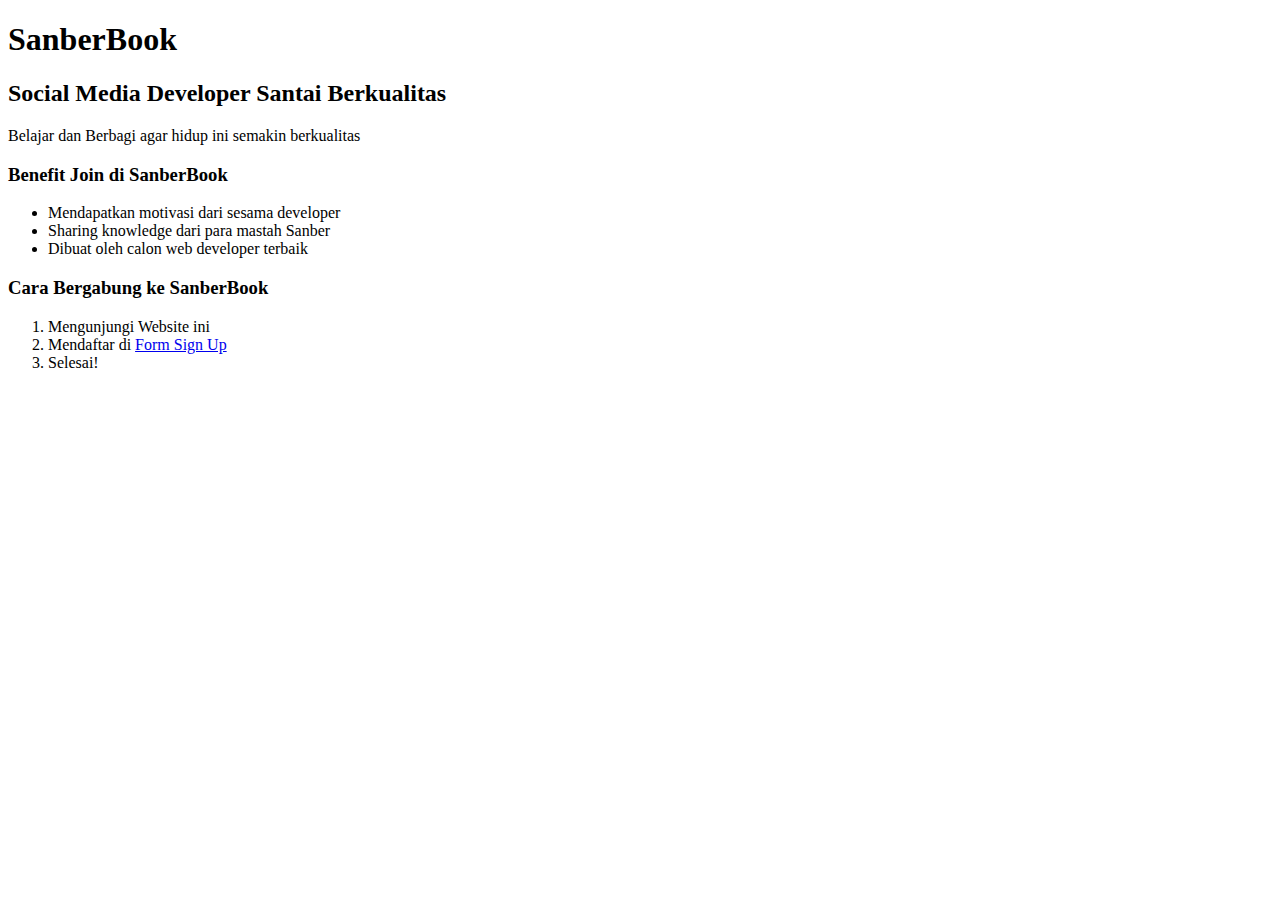
<file: Pertemuan 1/index.html>
<!DOCTYPE html>
<html lang="en">
  <head>
    <meta charset="UTF-8" />
    <meta name="viewport" content="width=device-width, initial-scale=1.0" />
    <title>Index</title>
  </head>
  <body>
    <h1>SanberBook</h1>

    <h2>Social Media Developer Santai Berkualitas</h2>
    <p>Belajar dan Berbagi agar hidup ini semakin berkualitas</p>

    <h3>Benefit Join di SanberBook</h3>
    <ul>
      <li>Mendapatkan motivasi dari sesama developer</li>
      <li>Sharing knowledge dari para mastah Sanber</li>
      <li>Dibuat oleh calon web developer terbaik</li>
    </ul>

    <h3>Cara Bergabung ke SanberBook</h3>
    <ol>
      <li>Mengunjungi Website ini</li>
      <li>Mendaftar di <a href="pages/form.html">Form Sign Up</a></li>
      <li>Selesai!</li>
    </ol>
  </body>
</html>
</file>
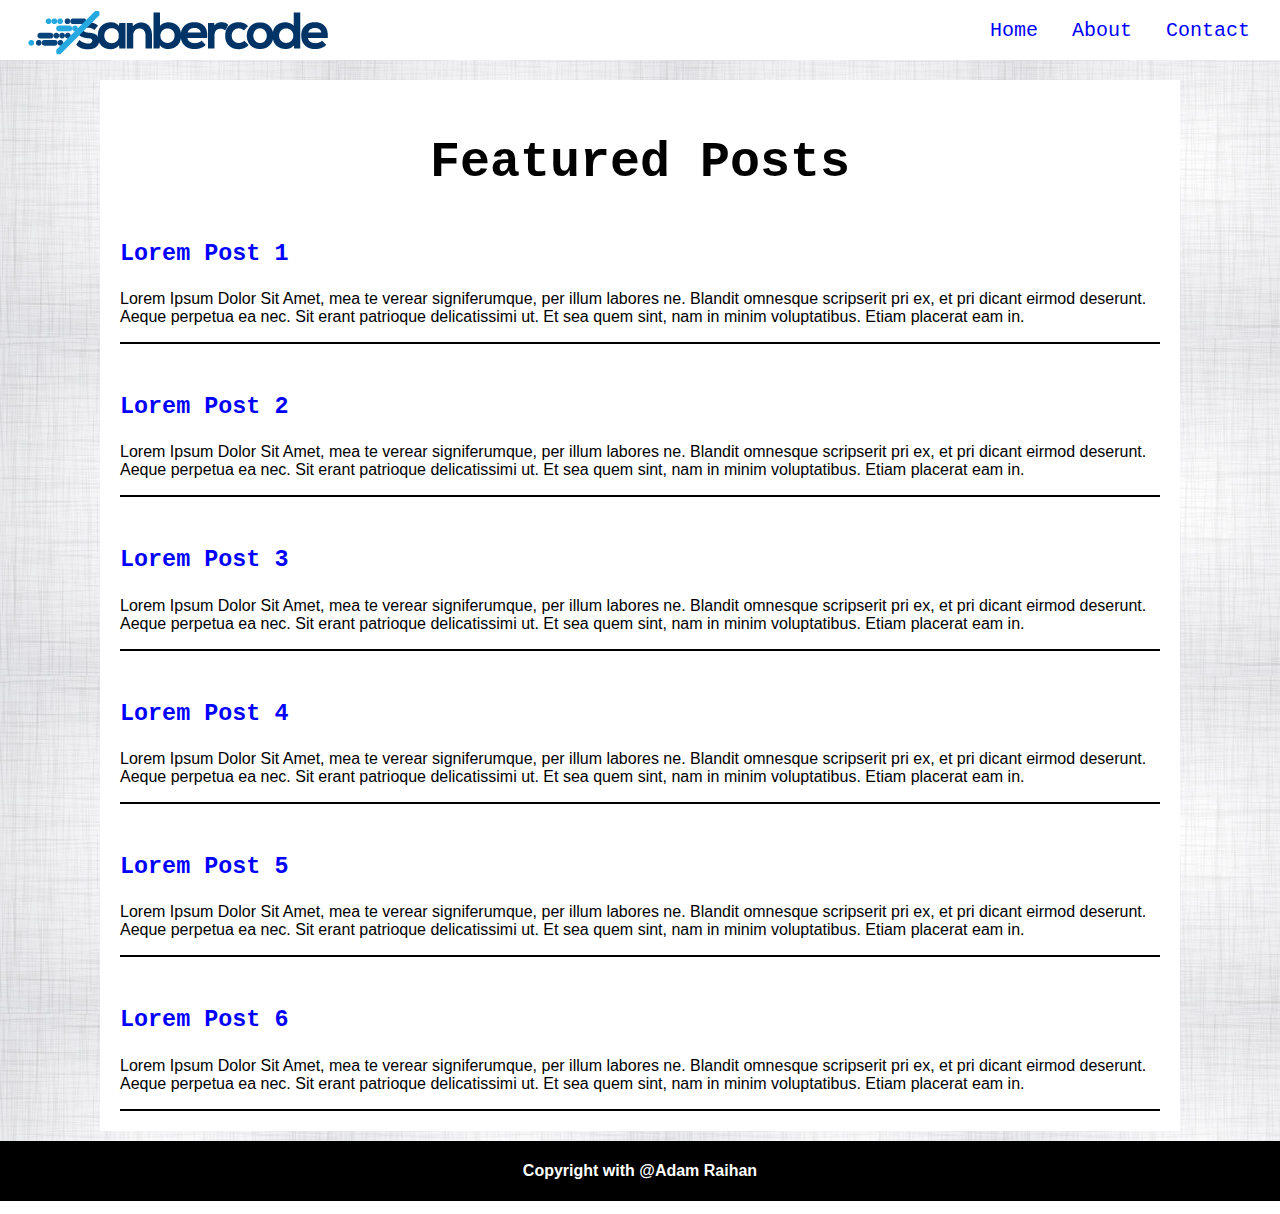
<file: Pertemuan 2/index.html>
<!DOCTYPE html>
<html lang="en">
  <head>
    <meta charset="UTF-8" />
    <meta name="viewport" content="width=device-width, initial-scale=1.0" />
    <title>Document</title>
    <link rel="stylesheet" href="css/style.css" />
  </head>
  <body>
    <header>
      <img src="image/logo.png" alt="" />
      <ul>
        <li><a href="">Home</a></li>
        <li><a href="">About</a></li>
        <li><a href="">Contact</a></li>
      </ul>
    </header>
    <main>
      <h1>Featured Posts</h1>
      <div id="article-list">
        <article>
          <a href=""><h3>Lorem Post 1</h3></a>
          <p>
            Lorem Ipsum Dolor Sit Amet, mea te verear signiferumque, per illum
            labores ne. Blandit omnesque scripserit pri ex, et pri dicant eirmod
            deserunt. Aeque perpetua ea nec. Sit erant patrioque delicatissimi
            ut. Et sea quem sint, nam in minim voluptatibus. Etiam placerat eam
            in.
          </p>
        </article>
        <article>
          <a href=""><h3>Lorem Post 2</h3></a>
          <p>
            Lorem Ipsum Dolor Sit Amet, mea te verear signiferumque, per illum
            labores ne. Blandit omnesque scripserit pri ex, et pri dicant eirmod
            deserunt. Aeque perpetua ea nec. Sit erant patrioque delicatissimi
            ut. Et sea quem sint, nam in minim voluptatibus. Etiam placerat eam
            in.
          </p>
        </article>
        <article>
          <a href=""><h3>Lorem Post 3</h3></a>
          <p>
            Lorem Ipsum Dolor Sit Amet, mea te verear signiferumque, per illum
            labores ne. Blandit omnesque scripserit pri ex, et pri dicant eirmod
            deserunt. Aeque perpetua ea nec. Sit erant patrioque delicatissimi
            ut. Et sea quem sint, nam in minim voluptatibus. Etiam placerat eam
            in.
          </p>
        </article>
        <article>
          <a href=""><h3>Lorem Post 4</h3></a>
          <p>
            Lorem Ipsum Dolor Sit Amet, mea te verear signiferumque, per illum
            labores ne. Blandit omnesque scripserit pri ex, et pri dicant eirmod
            deserunt. Aeque perpetua ea nec. Sit erant patrioque delicatissimi
            ut. Et sea quem sint, nam in minim voluptatibus. Etiam placerat eam
            in.
          </p>
        </article>
        <article>
          <a href=""><h3>Lorem Post 5</h3></a>
          <p>
            Lorem Ipsum Dolor Sit Amet, mea te verear signiferumque, per illum
            labores ne. Blandit omnesque scripserit pri ex, et pri dicant eirmod
            deserunt. Aeque perpetua ea nec. Sit erant patrioque delicatissimi
            ut. Et sea quem sint, nam in minim voluptatibus. Etiam placerat eam
            in.
          </p>
        </article>
        <article>
          <a href=""><h3>Lorem Post 6</h3></a>
          <p>
            Lorem Ipsum Dolor Sit Amet, mea te verear signiferumque, per illum
            labores ne. Blandit omnesque scripserit pri ex, et pri dicant eirmod
            deserunt. Aeque perpetua ea nec. Sit erant patrioque delicatissimi
            ut. Et sea quem sint, nam in minim voluptatibus. Etiam placerat eam
            in.
          </p>
        </article>
      </div>
    </main>
    <footer>
      <p>Copyright with @Adam Raihan</p>
    </footer>
  </body>
</html>
</file>
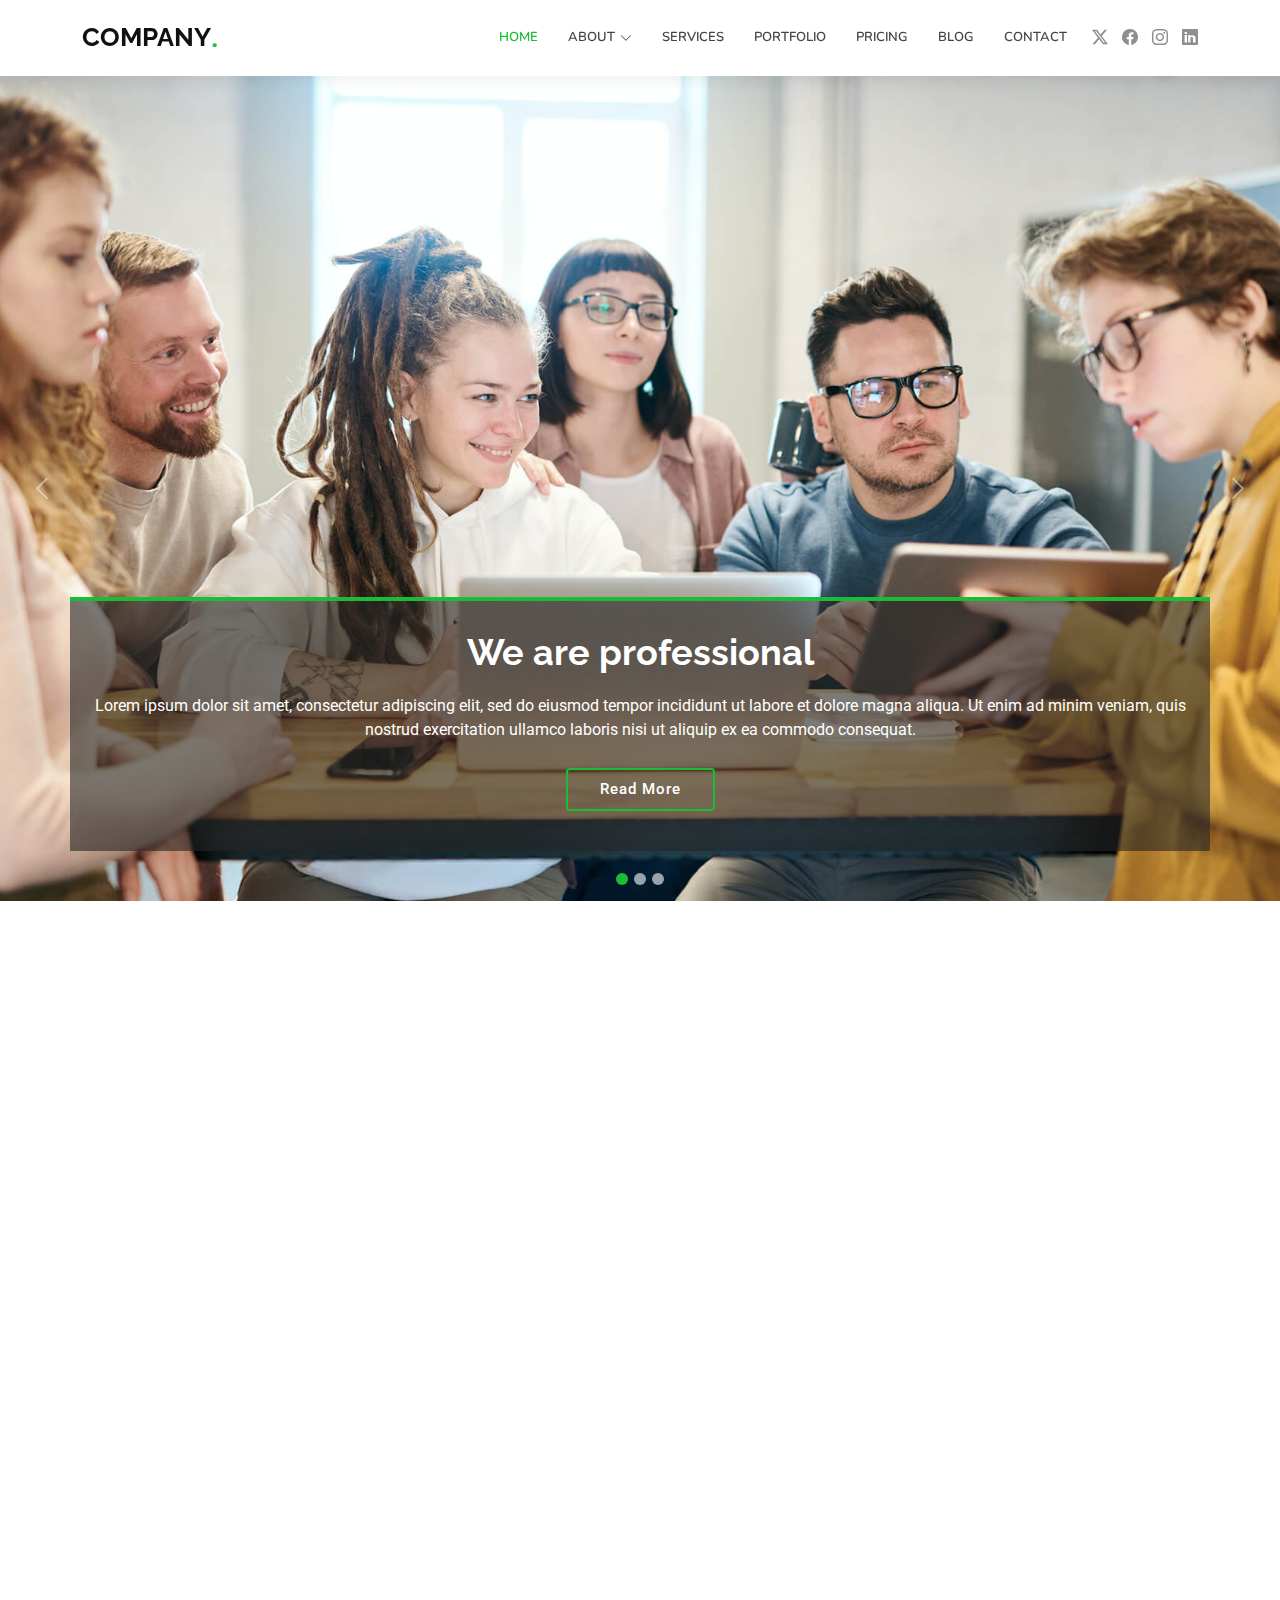
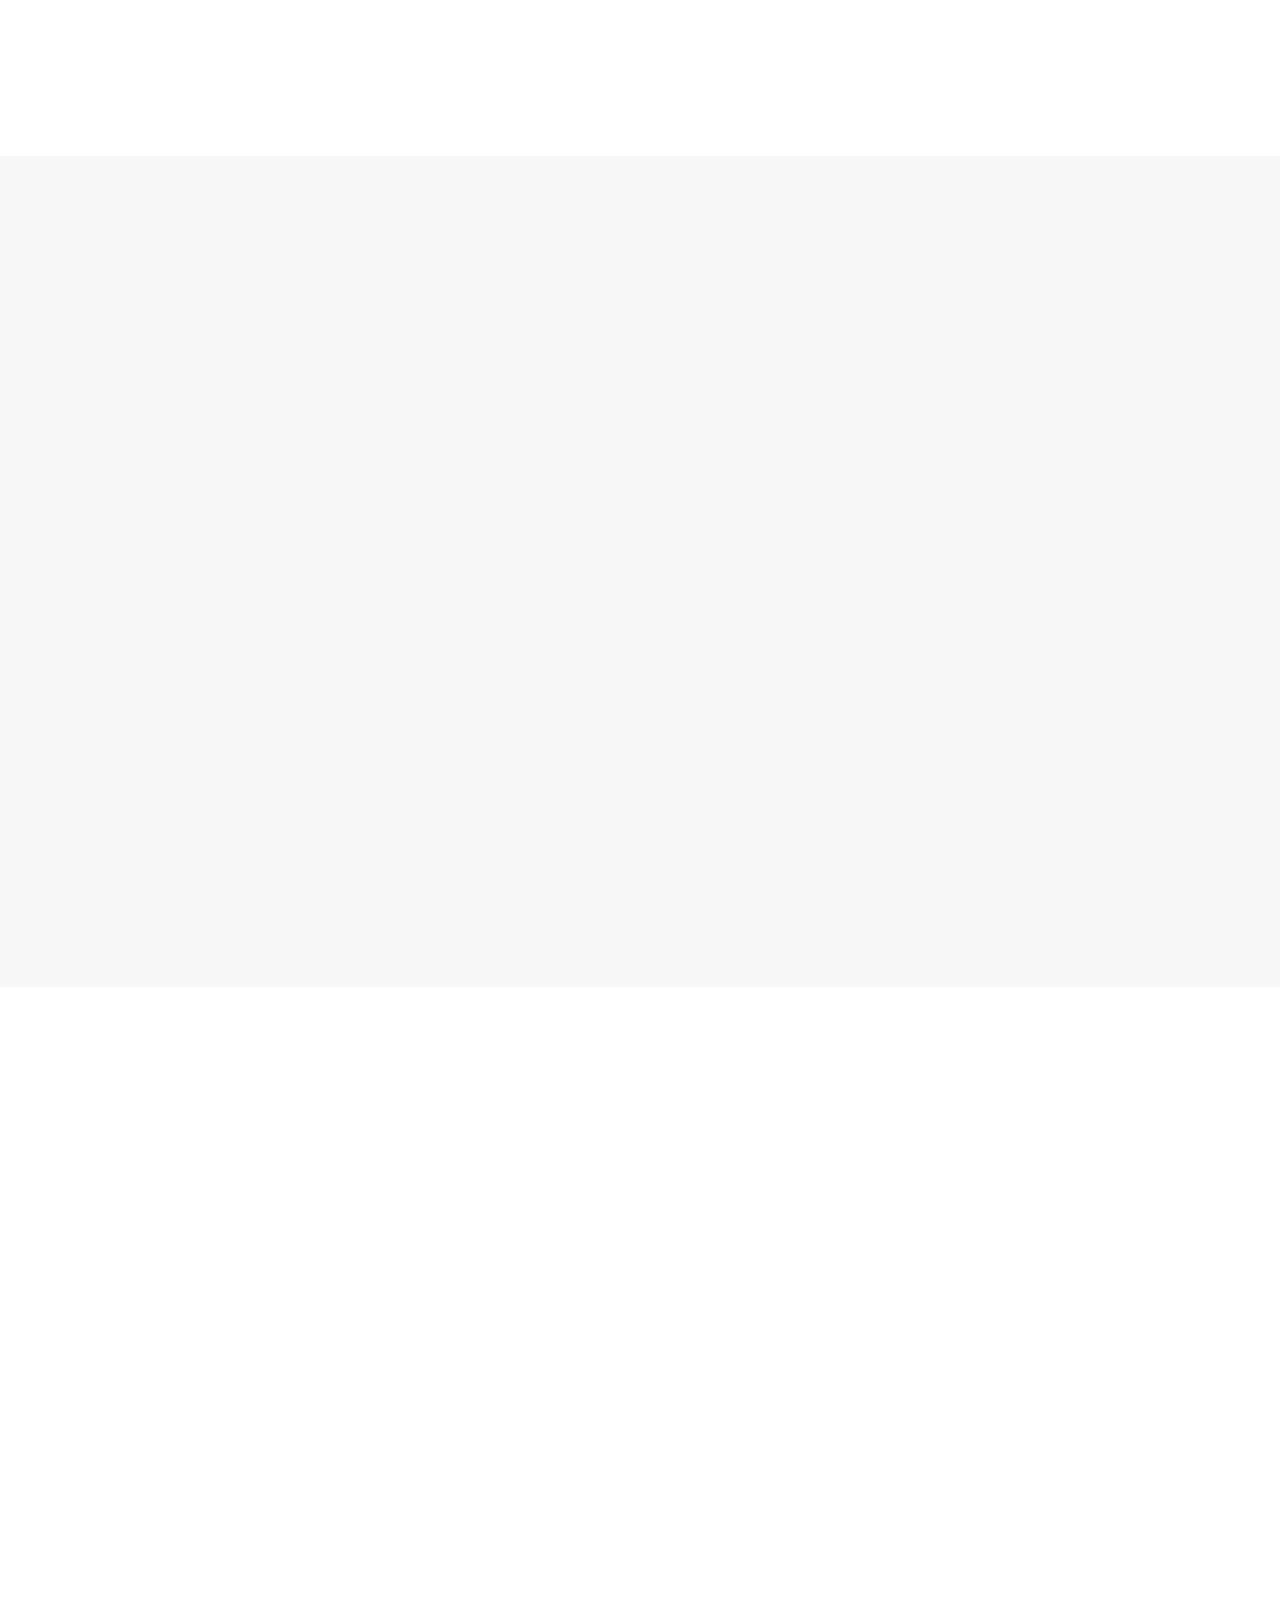
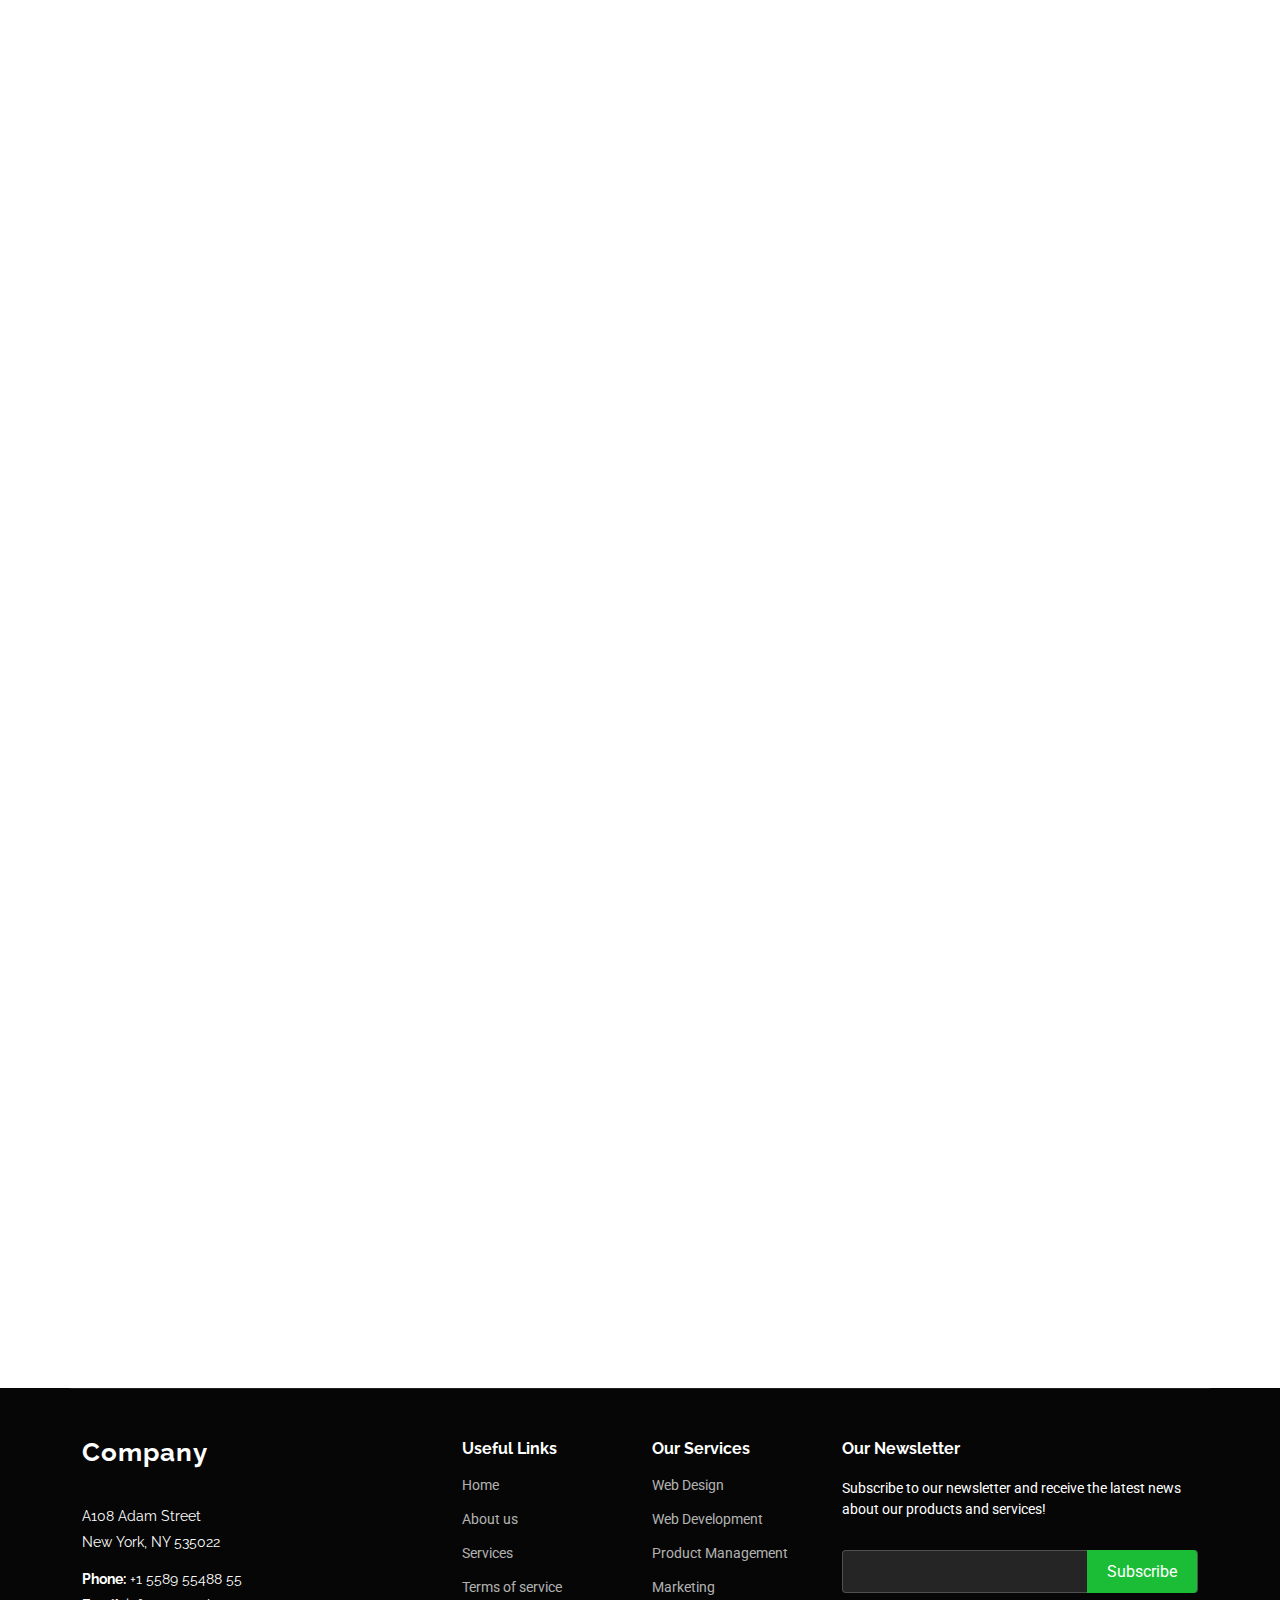
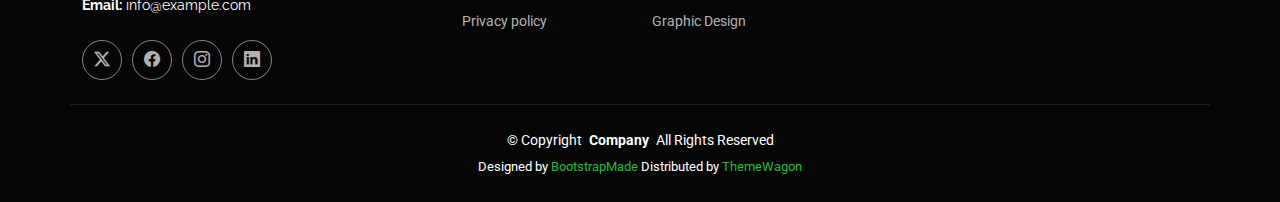
<file: reviewbook/public/template/index.html>
<!DOCTYPE html>
<html lang="en">

<head>
  <meta charset="utf-8">
  <meta content="width=device-width, initial-scale=1.0" name="viewport">
  <title>Index - Company Bootstrap Template</title>
  <meta name="description" content="">
  <meta name="keywords" content="">

  <!-- Favicons -->
  <link href="assets/img/favicon.png" rel="icon">
  <link href="assets/img/apple-touch-icon.png" rel="apple-touch-icon">

  <!-- Fonts -->
  <link href="https://fonts.googleapis.com" rel="preconnect">
  <link href="https://fonts.gstatic.com" rel="preconnect" crossorigin>
  <link href="https://fonts.googleapis.com/css2?family=Roboto:ital,wght@0,100;0,300;0,400;0,500;0,700;0,900;1,100;1,300;1,400;1,500;1,700;1,900&family=Raleway:ital,wght@0,100;0,200;0,300;0,400;0,500;0,600;0,700;0,800;0,900;1,100;1,200;1,300;1,400;1,500;1,600;1,700;1,800;1,900&family=Nunito:ital,wght@0,200;0,300;0,400;0,500;0,600;0,700;0,800;0,900;1,200;1,300;1,400;1,500;1,600;1,700;1,800;1,900&display=swap" rel="stylesheet">

  <!-- Vendor CSS Files -->
  <link href="assets/vendor/bootstrap/css/bootstrap.min.css" rel="stylesheet">
  <link href="assets/vendor/bootstrap-icons/bootstrap-icons.css" rel="stylesheet">
  <link href="assets/vendor/aos/aos.css" rel="stylesheet">
  <link href="assets/vendor/glightbox/css/glightbox.min.css" rel="stylesheet">
  <link href="assets/vendor/swiper/swiper-bundle.min.css" rel="stylesheet">

  <!-- Main CSS File -->
  <link href="assets/css/main.css" rel="stylesheet">

  <!-- =======================================================
  * Template Name: Company
  * Template URL: https://bootstrapmade.com/company-free-html-bootstrap-template/
  * Updated: Aug 07 2024 with Bootstrap v5.3.3
  * Author: BootstrapMade.com
  * License: https://bootstrapmade.com/license/
  ======================================================== -->
</head>

<body class="index-page">

  <header id="header" class="header d-flex align-items-center sticky-top">
    <div class="container position-relative d-flex align-items-center">

      <a href="index.html" class="logo d-flex align-items-center me-auto">
        <!-- Uncomment the line below if you also wish to use an image logo -->
        <!-- <img src="assets/img/logo.png" alt=""> -->
        <h1 class="sitename">Company</h1><span>.</span>
      </a>

      <nav id="navmenu" class="navmenu">
        <ul>
          <li><a href="#hero" class="active">Home</a></li>
          <li class="dropdown"><a href="about.html"><span>About</span> <i class="bi bi-chevron-down toggle-dropdown"></i></a>
            <ul>
              <li><a href="team.html">Team</a></li>
              <li><a href="testimonials.html">Testimonials</a></li>
              <li class="dropdown"><a href="#"><span>Deep Dropdown</span> <i class="bi bi-chevron-down toggle-dropdown"></i></a>
                <ul>
                  <li><a href="#">Deep Dropdown 1</a></li>
                  <li><a href="#">Deep Dropdown 2</a></li>
                  <li><a href="#">Deep Dropdown 3</a></li>
                  <li><a href="#">Deep Dropdown 4</a></li>
                  <li><a href="#">Deep Dropdown 5</a></li>
                </ul>
              </li>
            </ul>
          </li>
          <li><a href="services.html">Services</a></li>
          <li><a href="portfolio.html">Portfolio</a></li>
          <li><a href="pricing.html">Pricing</a></li>
          <li><a href="blog.html">Blog</a></li>
          <li><a href="contact.html">Contact</a></li>
        </ul>
        <i class="mobile-nav-toggle d-xl-none bi bi-list"></i>
      </nav>

      <div class="header-social-links">
        <a href="#" class="twitter"><i class="bi bi-twitter-x"></i></a>
        <a href="#" class="facebook"><i class="bi bi-facebook"></i></a>
        <a href="#" class="instagram"><i class="bi bi-instagram"></i></a>
        <a href="#" class="linkedin"><i class="bi bi-linkedin"></i></a>
      </div>

    </div>
  </header>

  <main class="main">

    <!-- Hero Section -->
    <section id="hero" class="hero section dark-background">

      <div id="hero-carousel" class="carousel slide carousel-fade" data-bs-ride="carousel" data-bs-interval="5000">

        <div class="carousel-item active">
          <img src="assets/img/hero-carousel/hero-carousel-1.jpg" alt="">
          <div class="container">
            <h2>We are professional</h2>
            <p>Lorem ipsum dolor sit amet, consectetur adipiscing elit, sed do eiusmod tempor incididunt ut labore et dolore magna aliqua. Ut enim ad minim veniam, quis nostrud exercitation ullamco laboris nisi ut aliquip ex ea commodo consequat.</p>
            <a href="about.html" class="btn-get-started">Read More</a>
          </div>
        </div><!-- End Carousel Item -->

        <div class="carousel-item">
          <img src="assets/img/hero-carousel/hero-carousel-2.jpg" alt="">
          <div class="container">
            <h2>At vero eos et accusamus</h2>
            <p>Nam libero tempore, cum soluta nobis est eligendi optio cumque nihil impedit quo minus id quod maxime placeat facere possimus, omnis voluptas assumenda est, omnis dolor repellendus. Temporibus autem quibusdam et aut officiis debitis aut.</p>
            <a href="about.html" class="btn-get-started">Read More</a>
          </div>
        </div><!-- End Carousel Item -->

        <div class="carousel-item">
          <img src="assets/img/hero-carousel/hero-carousel-3.jpg" alt="">
          <div class="container">
            <h2>Temporibus autem quibusdam</h2>
            <p>Beatae vitae dicta sunt explicabo. Nemo enim ipsam voluptatem quia voluptas sit aspernatur aut odit aut fugit, sed quia consequuntur magni dolores eos qui ratione voluptatem sequi nesciunt omnis iste natus error sit voluptatem accusantium.</p>
            <a href="about.html" class="btn-get-started">Read More</a>
          </div>
        </div><!-- End Carousel Item -->

        <a class="carousel-control-prev" href="#hero-carousel" role="button" data-bs-slide="prev">
          <span class="carousel-control-prev-icon bi bi-chevron-left" aria-hidden="true"></span>
        </a>

        <a class="carousel-control-next" href="#hero-carousel" role="button" data-bs-slide="next">
          <span class="carousel-control-next-icon bi bi-chevron-right" aria-hidden="true"></span>
        </a>

        <ol class="carousel-indicators"></ol>

      </div>

    </section><!-- /Hero Section -->

    <!-- About Section -->
    <section id="about" class="about section">

      <div class="container">

        <div class="row position-relative">

          <div class="col-lg-7 about-img" data-aos="zoom-out" data-aos-delay="200"><img src="assets/img/about.jpg"></div>

          <div class="col-lg-7" data-aos="fade-up" data-aos-delay="100">
            <h2 class="inner-title">Consequatur eius et magnam</h2>
            <div class="our-story">
              <h4>Est 1988</h4>
              <h3>Our Story</h3>
              <p>Inventore aliquam beatae at et id alias. Ipsa dolores amet consequuntur minima quia maxime autem. Quidem id sed ratione. Tenetur provident autem in reiciendis rerum at dolor. Aliquam consectetur laudantium temporibus dicta minus dolor.</p>
              <ul>
                <li><i class="bi bi-check-circle"></i> <span>Ullamco laboris nisi ut aliquip ex ea commo</span></li>
                <li><i class="bi bi-check-circle"></i> <span>Duis aute irure dolor in reprehenderit in</span></li>
                <li><i class="bi bi-check-circle"></i> <span>Ullamco laboris nisi ut aliquip ex ea</span></li>
              </ul>
              <p>Vitae autem velit excepturi fugit. Animi ad non. Eligendi et non nesciunt suscipit repellendus porro in quo eveniet. Molestias in maxime doloremque.</p>

              <div class="watch-video d-flex align-items-center position-relative">
                <i class="bi bi-play-circle"></i>
                <a href="https://www.youtube.com/watch?v=Y7f98aduVJ8" class="glightbox stretched-link">Watch Video</a>
              </div>
            </div>
          </div>

        </div>

      </div>

    </section><!-- /About Section -->

    <!-- Services Section -->
    <section id="services" class="services section light-background">

      <div class="container">

        <div class="row gy-4">

          <div class="col-lg-4 col-md-6" data-aos="fade-up" data-aos-delay="100">
            <div class="service-item item-cyan position-relative">
              <div class="icon">
                <svg width="100" height="100" viewBox="0 0 600 600" xmlns="http://www.w3.org/2000/svg">
                  <path stroke="none" stroke-width="0" fill="#f5f5f5" d="M300,521.0016835830174C376.1290562159157,517.8887921683347,466.0731472004068,529.7835943286574,510.70327084640275,468.03025145048787C554.3714126377745,407.6079735673963,508.03601936045806,328.9844924480964,491.2728898941984,256.3432110539036C474.5976632858925,184.082847569629,479.9380746630129,96.60480741107993,416.23090153303,58.64404602377083C348.86323505073057,18.502131276798302,261.93793281208167,40.57373210992963,193.5410806939664,78.93577620505333C130.42746243093433,114.334589627462,98.30271207620316,179.96522072025542,76.75703585869454,249.04625023123273C51.97151888228291,328.5150500222984,13.704378332031375,421.85034740162234,66.52175969318436,486.19268352777647C119.04800174914682,550.1803526380478,217.28368757567262,524.383925680826,300,521.0016835830174"></path>
                </svg>
                <i class="bi bi-activity"></i>
              </div>
              <a href="service-details.html" class="stretched-link">
                <h3>Nesciunt Mete</h3>
              </a>
              <p>Provident nihil minus qui consequatur non omnis maiores. Eos accusantium minus dolores iure perferendis tempore et consequatur.</p>
            </div>
          </div><!-- End Service Item -->

          <div class="col-lg-4 col-md-6" data-aos="fade-up" data-aos-delay="200">
            <div class="service-item item-orange position-relative">
              <div class="icon">
                <svg width="100" height="100" viewBox="0 0 600 600" xmlns="http://www.w3.org/2000/svg">
                  <path stroke="none" stroke-width="0" fill="#f5f5f5" d="M300,582.0697525312426C382.5290701553225,586.8405444964366,449.9789794690241,525.3245884688669,502.5850820975895,461.55621195738473C556.606425686781,396.0723002908107,615.8543463187945,314.28637112970534,586.6730223649479,234.56875336149918C558.9533121215079,158.8439757836574,454.9685369536778,164.00468322053177,381.49747125262974,130.76875717737553C312.15926192815925,99.40240125094834,248.97055460311594,18.661163978235184,179.8680185752513,50.54337015887873C110.5421016452524,82.52863877960104,119.82277516462835,180.83849132639028,109.12597500060166,256.43424936330496C100.08760227029461,320.3096726198365,92.17705696193138,384.0621239912766,124.79988738764834,439.7174275375508C164.83382741302287,508.01625554203684,220.96474134820875,577.5009287672846,300,582.0697525312426"></path>
                </svg>
                <i class="bi bi-broadcast"></i>
              </div>
              <a href="service-details.html" class="stretched-link">
                <h3>Eosle Commodi</h3>
              </a>
              <p>Ut autem aut autem non a. Sint sint sit facilis nam iusto sint. Libero corrupti neque eum hic non ut nesciunt dolorem.</p>
            </div>
          </div><!-- End Service Item -->

          <div class="col-lg-4 col-md-6" data-aos="fade-up" data-aos-delay="300">
            <div class="service-item item-teal position-relative">
              <div class="icon">
                <svg width="100" height="100" viewBox="0 0 600 600" xmlns="http://www.w3.org/2000/svg">
                  <path stroke="none" stroke-width="0" fill="#f5f5f5" d="M300,541.5067337569781C382.14930387511276,545.0595476570109,479.8736841581634,548.3450877840088,526.4010558755058,480.5488172755941C571.5218469581645,414.80211281144784,517.5187510058486,332.0715597781072,496.52539010469104,255.14436215662573C477.37192572678356,184.95920475031193,473.57363656557914,105.61284051026155,413.0603344069578,65.22779650032875C343.27470386102294,18.654635553484475,251.2091493199835,5.337323636656869,175.0934190732945,40.62881213300186C97.87086631185822,76.43348514350839,51.98124368387456,156.15599469081315,36.44837278890362,239.84606092416172C21.716077023791087,319.22268207091537,43.775223500013084,401.1760424656574,96.891909868211,461.97329694683043C147.22146801428983,519.5804099606455,223.5754009179313,538.201503339737,300,541.5067337569781"></path>
                </svg>
                <i class="bi bi-easel"></i>
              </div>
              <a href="service-details.html" class="stretched-link">
                <h3>Ledo Markt</h3>
              </a>
              <p>Ut excepturi voluptatem nisi sed. Quidem fuga consequatur. Minus ea aut. Vel qui id voluptas adipisci eos earum corrupti.</p>
            </div>
          </div><!-- End Service Item -->

          <div class="col-lg-4 col-md-6" data-aos="fade-up" data-aos-delay="400">
            <div class="service-item item-red position-relative">
              <div class="icon">
                <svg width="100" height="100" viewBox="0 0 600 600" xmlns="http://www.w3.org/2000/svg">
                  <path stroke="none" stroke-width="0" fill="#f5f5f5" d="M300,503.46388370962813C374.79870501325706,506.71871716319447,464.8034551963731,527.1746412648533,510.4981551193396,467.86667711651364C555.9287308511215,408.9015244558933,512.6030010748507,327.5744911775523,490.211057578863,256.5855673507754C471.097692560561,195.9906835881958,447.69079081568157,138.11976852964426,395.19560036434837,102.3242989838813C329.3053358748298,57.3949838291264,248.02791733380457,8.279543830951368,175.87071277845988,42.242879143198664C103.41431057327972,76.34704239035025,93.79494320519305,170.9812938413882,81.28167332365135,250.07896920659033C70.17666984294237,320.27484674793965,64.84698225790005,396.69656628748305,111.28512138212992,450.4950937839243C156.20124167950087,502.5303643271138,231.32542653798444,500.4755392045468,300,503.46388370962813"></path>
                </svg>
                <i class="bi bi-bounding-box-circles"></i>
              </div>
              <a href="service-details.html" class="stretched-link">
                <h3>Asperiores Commodit</h3>
              </a>
              <p>Non et temporibus minus omnis sed dolor esse consequatur. Cupiditate sed error ea fuga sit provident adipisci neque.</p>
              <a href="service-details.html" class="stretched-link"></a>
            </div>
          </div><!-- End Service Item -->

          <div class="col-lg-4 col-md-6" data-aos="fade-up" data-aos-delay="500">
            <div class="service-item item-indigo position-relative">
              <div class="icon">
                <svg width="100" height="100" viewBox="0 0 600 600" xmlns="http://www.w3.org/2000/svg">
                  <path stroke="none" stroke-width="0" fill="#f5f5f5" d="M300,532.3542879108572C369.38199826031484,532.3153073249985,429.10787420159085,491.63046689027357,474.5244479745417,439.17860296908856C522.8885846962883,383.3225815378663,569.1668002868075,314.3205725914397,550.7432151929288,242.7694973846089C532.6665558377875,172.5657663291529,456.2379748765914,142.6223662098291,390.3689995646985,112.34683881706744C326.66090330228417,83.06452184765237,258.84405631176094,53.51806209861945,193.32584062364296,78.48882559362697C121.61183558270385,105.82097193414197,62.805066853699245,167.19869350419734,48.57481801355237,242.6138429142374C34.843463184063346,315.3850353017275,76.69343916112496,383.4422959591041,125.22947124332185,439.3748458443577C170.7312796277747,491.8107796887764,230.57421082200815,532.3932930995766,300,532.3542879108572"></path>
                </svg>
                <i class="bi bi-calendar4-week icon"></i>
              </div>
              <a href="service-details.html" class="stretched-link">
                <h3>Velit Doloremque</h3>
              </a>
              <p>Cumque et suscipit saepe. Est maiores autem enim facilis ut aut ipsam corporis aut. Sed animi at autem alias eius labore.</p>
              <a href="service-details.html" class="stretched-link"></a>
            </div>
          </div><!-- End Service Item -->

          <div class="col-lg-4 col-md-6" data-aos="fade-up" data-aos-delay="600">
            <div class="service-item item-pink position-relative">
              <div class="icon">
                <svg width="100" height="100" viewBox="0 0 600 600" xmlns="http://www.w3.org/2000/svg">
                  <path stroke="none" stroke-width="0" fill="#f5f5f5" d="M300,566.797414625762C385.7384707136149,576.1784315230908,478.7894351017131,552.8928747891023,531.9192734346935,484.94944893311C584.6109503024035,417.5663521118492,582.489472248146,322.67544863468447,553.9536738515405,242.03673114598146C529.1557734026468,171.96086150256528,465.24506316201064,127.66468636344209,395.9583748389544,100.7403814666027C334.2173773831606,76.7482773500951,269.4350130405921,84.62216499799875,207.1952322260088,107.2889140133804C132.92018162631612,134.33871894543012,41.79353780512637,160.00259165414826,22.644507872594943,236.69541883565114C3.319112789854554,314.0945973066697,72.72355303640163,379.243833228382,124.04198916343866,440.3218312028393C172.9286146004772,498.5055451809895,224.45579914871206,558.5317968840102,300,566.797414625762"></path>
                </svg>
                <i class="bi bi-chat-square-text"></i>
              </div>
              <a href="service-details.html" class="stretched-link">
                <h3>Dolori Architecto</h3>
              </a>
              <p>Hic molestias ea quibusdam eos. Fugiat enim doloremque aut neque non et debitis iure. Corrupti recusandae ducimus enim.</p>
              <a href="service-details.html" class="stretched-link"></a>
            </div>
          </div><!-- End Service Item -->

        </div>

      </div>

    </section><!-- /Services Section -->

    <!-- Portfolio Section -->
    <section id="portfolio" class="portfolio section">

      <!-- Section Title -->
      <div class="container section-title" data-aos="fade-up">
        <h2>Portfolio</h2>
        <p>Necessitatibus eius consequatur ex aliquid fuga eum quidem sint consectetur velit</p>
      </div><!-- End Section Title -->

      <div class="container">

        <div class="isotope-layout" data-default-filter="*" data-layout="masonry" data-sort="original-order">

          <ul class="portfolio-filters isotope-filters" data-aos="fade-up" data-aos-delay="100">
            <li data-filter="*" class="filter-active">All</li>
            <li data-filter=".filter-app">App</li>
            <li data-filter=".filter-product">Card</li>
            <li data-filter=".filter-branding">Web</li>
          </ul><!-- End Portfolio Filters -->

          <div class="row gy-4 isotope-container" data-aos="fade-up" data-aos-delay="200">

            <div class="col-lg-4 col-md-6 portfolio-item isotope-item filter-app">
              <img src="assets/img/masonry-portfolio/masonry-portfolio-1.jpg" class="img-fluid" alt="">
              <div class="portfolio-info">
                <h4>App 1</h4>
                <p>Lorem ipsum, dolor sit</p>
                <a href="assets/img/masonry-portfolio/masonry-portfolio-1.jpg" title="App 1" data-gallery="portfolio-gallery-app" class="glightbox preview-link"><i class="bi bi-zoom-in"></i></a>
                <a href="portfolio-details.html" title="More Details" class="details-link"><i class="bi bi-link-45deg"></i></a>
              </div>
            </div><!-- End Portfolio Item -->

            <div class="col-lg-4 col-md-6 portfolio-item isotope-item filter-product">
              <img src="assets/img/masonry-portfolio/masonry-portfolio-2.jpg" class="img-fluid" alt="">
              <div class="portfolio-info">
                <h4>Product 1</h4>
                <p>Lorem ipsum, dolor sit</p>
                <a href="assets/img/masonry-portfolio/masonry-portfolio-2.jpg" title="Product 1" data-gallery="portfolio-gallery-product" class="glightbox preview-link"><i class="bi bi-zoom-in"></i></a>
                <a href="portfolio-details.html" title="More Details" class="details-link"><i class="bi bi-link-45deg"></i></a>
              </div>
            </div><!-- End Portfolio Item -->

            <div class="col-lg-4 col-md-6 portfolio-item isotope-item filter-branding">
              <img src="assets/img/masonry-portfolio/masonry-portfolio-3.jpg" class="img-fluid" alt="">
              <div class="portfolio-info">
                <h4>Branding 1</h4>
                <p>Lorem ipsum, dolor sit</p>
                <a href="assets/img/masonry-portfolio/masonry-portfolio-3.jpg" title="Branding 1" data-gallery="portfolio-gallery-branding" class="glightbox preview-link"><i class="bi bi-zoom-in"></i></a>
                <a href="portfolio-details.html" title="More Details" class="details-link"><i class="bi bi-link-45deg"></i></a>
              </div>
            </div><!-- End Portfolio Item -->

            <div class="col-lg-4 col-md-6 portfolio-item isotope-item filter-app">
              <img src="assets/img/masonry-portfolio/masonry-portfolio-4.jpg" class="img-fluid" alt="">
              <div class="portfolio-info">
                <h4>App 2</h4>
                <p>Lorem ipsum, dolor sit</p>
                <a href="assets/img/masonry-portfolio/masonry-portfolio-4.jpg" title="App 2" data-gallery="portfolio-gallery-app" class="glightbox preview-link"><i class="bi bi-zoom-in"></i></a>
                <a href="portfolio-details.html" title="More Details" class="details-link"><i class="bi bi-link-45deg"></i></a>
              </div>
            </div><!-- End Portfolio Item -->

            <div class="col-lg-4 col-md-6 portfolio-item isotope-item filter-product">
              <img src="assets/img/masonry-portfolio/masonry-portfolio-5.jpg" class="img-fluid" alt="">
              <div class="portfolio-info">
                <h4>Product 2</h4>
                <p>Lorem ipsum, dolor sit</p>
                <a href="assets/img/masonry-portfolio/masonry-portfolio-5.jpg" title="Product 2" data-gallery="portfolio-gallery-product" class="glightbox preview-link"><i class="bi bi-zoom-in"></i></a>
                <a href="portfolio-details.html" title="More Details" class="details-link"><i class="bi bi-link-45deg"></i></a>
              </div>
            </div><!-- End Portfolio Item -->

            <div class="col-lg-4 col-md-6 portfolio-item isotope-item filter-branding">
              <img src="assets/img/masonry-portfolio/masonry-portfolio-6.jpg" class="img-fluid" alt="">
              <div class="portfolio-info">
                <h4>Branding 2</h4>
                <p>Lorem ipsum, dolor sit</p>
                <a href="assets/img/masonry-portfolio/masonry-portfolio-6.jpg" title="Branding 2" data-gallery="portfolio-gallery-branding" class="glightbox preview-link"><i class="bi bi-zoom-in"></i></a>
                <a href="portfolio-details.html" title="More Details" class="details-link"><i class="bi bi-link-45deg"></i></a>
              </div>
            </div><!-- End Portfolio Item -->

            <div class="col-lg-4 col-md-6 portfolio-item isotope-item filter-app">
              <img src="assets/img/masonry-portfolio/masonry-portfolio-7.jpg" class="img-fluid" alt="">
              <div class="portfolio-info">
                <h4>App 3</h4>
                <p>Lorem ipsum, dolor sit</p>
                <a href="assets/img/masonry-portfolio/masonry-portfolio-7.jpg" title="App 3" data-gallery="portfolio-gallery-app" class="glightbox preview-link"><i class="bi bi-zoom-in"></i></a>
                <a href="portfolio-details.html" title="More Details" class="details-link"><i class="bi bi-link-45deg"></i></a>
              </div>
            </div><!-- End Portfolio Item -->

            <div class="col-lg-4 col-md-6 portfolio-item isotope-item filter-product">
              <img src="assets/img/masonry-portfolio/masonry-portfolio-8.jpg" class="img-fluid" alt="">
              <div class="portfolio-info">
                <h4>Product 3</h4>
                <p>Lorem ipsum, dolor sit</p>
                <a href="assets/img/masonry-portfolio/masonry-portfolio-8.jpg" title="Product 3" data-gallery="portfolio-gallery-product" class="glightbox preview-link"><i class="bi bi-zoom-in"></i></a>
                <a href="portfolio-details.html" title="More Details" class="details-link"><i class="bi bi-link-45deg"></i></a>
              </div>
            </div><!-- End Portfolio Item -->

            <div class="col-lg-4 col-md-6 portfolio-item isotope-item filter-branding">
              <img src="assets/img/masonry-portfolio/masonry-portfolio-9.jpg" class="img-fluid" alt="">
              <div class="portfolio-info">
                <h4>Branding 3</h4>
                <p>Lorem ipsum, dolor sit</p>
                <a href="assets/img/masonry-portfolio/masonry-portfolio-9.jpg" title="Branding 2" data-gallery="portfolio-gallery-branding" class="glightbox preview-link"><i class="bi bi-zoom-in"></i></a>
                <a href="portfolio-details.html" title="More Details" class="details-link"><i class="bi bi-link-45deg"></i></a>
              </div>
            </div><!-- End Portfolio Item -->

          </div><!-- End Portfolio Container -->

        </div>

      </div>

    </section><!-- /Portfolio Section -->

    <!-- Clients Section -->
    <section id="clients" class="clients section">

      <!-- Section Title -->
      <div class="container section-title" data-aos="fade-up">
        <h2>Clients</h2>
        <p>Necessitatibus eius consequatur ex aliquid fuga eum quidem sint consectetur velit</p>
      </div><!-- End Section Title -->

      <div class="container" data-aos="fade-up" data-aos-delay="100">

        <div class="row g-0 clients-wrap">

          <div class="col-xl-3 col-md-4 client-logo">
            <img src="assets/img/clients/client-1.png" class="img-fluid" alt="">
          </div><!-- End Client Item -->

          <div class="col-xl-3 col-md-4 client-logo">
            <img src="assets/img/clients/client-2.png" class="img-fluid" alt="">
          </div><!-- End Client Item -->

          <div class="col-xl-3 col-md-4 client-logo">
            <img src="assets/img/clients/client-3.png" class="img-fluid" alt="">
          </div><!-- End Client Item -->

          <div class="col-xl-3 col-md-4 client-logo">
            <img src="assets/img/clients/client-4.png" class="img-fluid" alt="">
          </div><!-- End Client Item -->

          <div class="col-xl-3 col-md-4 client-logo">
            <img src="assets/img/clients/client-5.png" class="img-fluid" alt="">
          </div><!-- End Client Item -->

          <div class="col-xl-3 col-md-4 client-logo">
            <img src="assets/img/clients/client-6.png" class="img-fluid" alt="">
          </div><!-- End Client Item -->

          <div class="col-xl-3 col-md-4 client-logo">
            <img src="assets/img/clients/client-7.png" class="img-fluid" alt="">
          </div><!-- End Client Item -->

          <div class="col-xl-3 col-md-4 client-logo">
            <img src="assets/img/clients/client-8.png" class="img-fluid" alt="">
          </div><!-- End Client Item -->

        </div>

      </div>

    </section><!-- /Clients Section -->

  </main>

  <footer id="footer" class="footer dark-background">

    <div class="container footer-top">
      <div class="row gy-4">
        <div class="col-lg-4 col-md-6 footer-about">
          <a href="index.html" class="logo d-flex align-items-center">
            <span class="sitename">Company</span>
          </a>
          <div class="footer-contact pt-3">
            <p>A108 Adam Street</p>
            <p>New York, NY 535022</p>
            <p class="mt-3"><strong>Phone:</strong> <span>+1 5589 55488 55</span></p>
            <p><strong>Email:</strong> <span>info@example.com</span></p>
          </div>
          <div class="social-links d-flex mt-4">
            <a href=""><i class="bi bi-twitter-x"></i></a>
            <a href=""><i class="bi bi-facebook"></i></a>
            <a href=""><i class="bi bi-instagram"></i></a>
            <a href=""><i class="bi bi-linkedin"></i></a>
          </div>
        </div>

        <div class="col-lg-2 col-md-3 footer-links">
          <h4>Useful Links</h4>
          <ul>
            <li><a href="#">Home</a></li>
            <li><a href="#">About us</a></li>
            <li><a href="#">Services</a></li>
            <li><a href="#">Terms of service</a></li>
            <li><a href="#">Privacy policy</a></li>
          </ul>
        </div>

        <div class="col-lg-2 col-md-3 footer-links">
          <h4>Our Services</h4>
          <ul>
            <li><a href="#">Web Design</a></li>
            <li><a href="#">Web Development</a></li>
            <li><a href="#">Product Management</a></li>
            <li><a href="#">Marketing</a></li>
            <li><a href="#">Graphic Design</a></li>
          </ul>
        </div>

        <div class="col-lg-4 col-md-12 footer-newsletter">
          <h4>Our Newsletter</h4>
          <p>Subscribe to our newsletter and receive the latest news about our products and services!</p>
          <form action="forms/newsletter.php" method="post" class="php-email-form">
            <div class="newsletter-form"><input type="email" name="email"><input type="submit" value="Subscribe"></div>
            <div class="loading">Loading</div>
            <div class="error-message"></div>
            <div class="sent-message">Your subscription request has been sent. Thank you!</div>
          </form>
        </div>

      </div>
    </div>

    <div class="container copyright text-center mt-4">
      <p>© <span>Copyright</span> <strong class="px-1 sitename">Company</strong> <span>All Rights Reserved</span></p>
      <div class="credits">
        <!-- All the links in the footer should remain intact. -->
        <!-- You can delete the links only if you've purchased the pro version. -->
        <!-- Licensing information: https://bootstrapmade.com/license/ -->
        <!-- Purchase the pro version with working PHP/AJAX contact form: [buy-url] -->
        Designed by <a href="https://bootstrapmade.com/">BootstrapMade</a> Distributed by <a href=“https://themewagon.com>ThemeWagon
      </div>
    </div>

  </footer>

  <!-- Scroll Top -->
  <a href="#" id="scroll-top" class="scroll-top d-flex align-items-center justify-content-center"><i class="bi bi-arrow-up-short"></i></a>

  <!-- Preloader -->
  <div id="preloader"></div>

  <!-- Vendor JS Files -->
  <script src="assets/vendor/bootstrap/js/bootstrap.bundle.min.js"></script>
  <script src="assets/vendor/php-email-form/validate.js"></script>
  <script src="assets/vendor/aos/aos.js"></script>
  <script src="assets/vendor/glightbox/js/glightbox.min.js"></script>
  <script src="assets/vendor/imagesloaded/imagesloaded.pkgd.min.js"></script>
  <script src="assets/vendor/isotope-layout/isotope.pkgd.min.js"></script>
  <script src="assets/vendor/waypoints/noframework.waypoints.js"></script>
  <script src="assets/vendor/swiper/swiper-bundle.min.js"></script>

  <!-- Main JS File -->
  <script src="assets/js/main.js"></script>

</body>

</html>
</file>
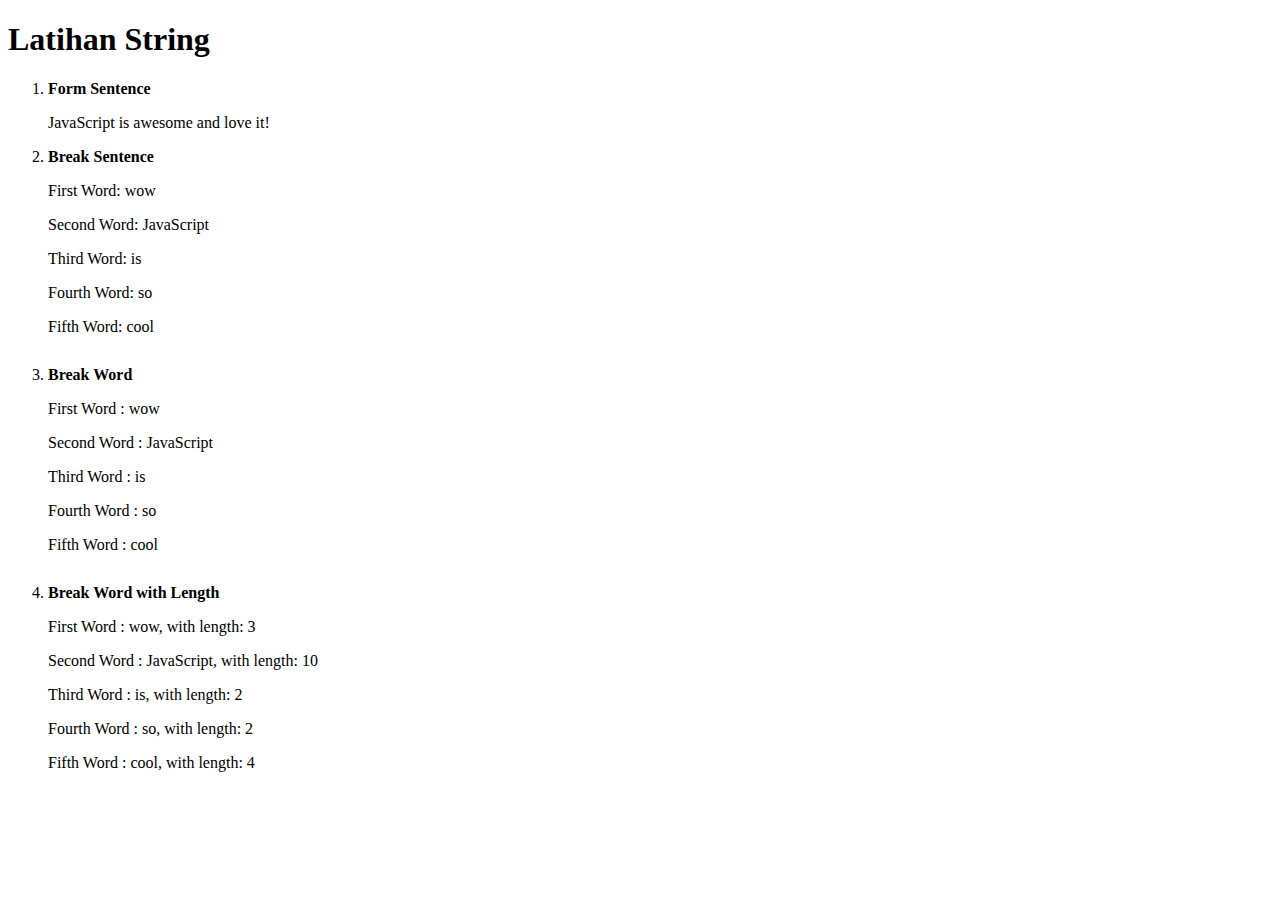
<file: Pertemuan 4/soal1.html>
<!DOCTYPE html>

<html lang="en">
  <head>
    <meta charset="UTF-8" />
    <meta name="viewport" content="width=device-width, initial-scale=1.0" />
    <meta http-equiv="X-UA-Compatible" content="ie=edge" />
    <title>String Exercises</title>
    <style>
      li {
        margin-bottom: 30px;
      }

      label {
        font-weight: bold;
      }
    </style>
  </head>
  <body>
    <h1>Latihan String</h1>
    <ol>
      <li style="margin-bottom: 10px">
        <label for="formSentence"> Form Sentence</label>
        <p id="formSentence"></p>
      </li>
      <li>
        <label for="breakSentence">Break Sentence</label>
        <p id="firstWord"></p>
        <p id="secondWord"></p>
        <p id="thirdWord"></p>
        <p id="fourthWord"></p>
        <p id="fifthWord"></p>
      </li>
      <li id="breakWord">
        <label for="breakWord">Break Word</label>
        <p id="firstWord3"></p>
        <p id="secondWord3"></p>
        <p id="thirdWord3"></p>
        <p id="fourthWord3"></p>
        <p id="fifthWord3"></p>
      </li>
      <li id="breakWordWithLength">
        <label for="breakWordWithLength">Break Word with Length</label>
        <p id="firstWord4"></p>
        <p id="secondWord4"></p>
        <p id="thirdWord4"></p>
        <p id="fourthWord4"></p>
        <p id="fifthWord4"></p>
      </li>
    </ol>

    <script>
      // Soal No. 1 Menggabungkan string
      var word = "JavaScript";
      var second = "is";
      var third = "awesome";
      var fourth = "and";
      var fifth = "I";
      var sixth = "love";
      var seventh = "it!";

      // Buatlah agar kata-kata di atas menjadi kalimat dalam variabel string dengan nama sentence
      var sentence =
        word +
        " " +
        second +
        " " +
        third +
        " " +
        fourth +
        " " +
        sixth +
        " " +
        " " +
        seventh; //Edit variabel ini sehingga outputnya "Javascript is awesome and I love it!"

      // dari sini code jangan diganggu
      document.getElementById("formSentence").innerHTML = sentence;
      // sampai sini code jangan diganggu

      // Soal No. 2 Memecah string dengan mengakses karakter berdasarkan indexnya
      var kalimat = "wow JavaScript is so cool";
      var contohKataPertama = kalimat[0] + kalimat[1] + kalimat[2]; // ini contohnya
      var kataKedua =
        kalimat[4] +
        kalimat[5] +
        kalimat[6] +
        kalimat[7] +
        kalimat[8] +
        kalimat[9] +
        kalimat[10] +
        kalimat[11] +
        kalimat[12] +
        kalimat[13]; // = Tambahkan sendiri di sini!
      var kataKetiga = kalimat[15] + kalimat[16]; // = Tambahkan sendiri di sini!
      var kataKeempat = kalimat[18] + kalimat[19]; // = Tambahkan sendiri di sini!
      var kataKelima = kalimat[21] + kalimat[22] + kalimat[23] + kalimat[24]; // = Tambahkan sendiri di sini!

      // -- Dari sini code jangan diganggu!
      document.getElementById("firstWord").innerHTML =
        "First Word: " + contohKataPertama;
      document.getElementById("secondWord").innerHTML =
        "Second Word: " + kataKedua;
      document.getElementById("thirdWord").innerHTML =
        "Third Word: " + kataKetiga;
      document.getElementById("fourthWord").innerHTML =
        "Fourth Word: " + kataKeempat;
      document.getElementById("fifthWord").innerHTML =
        "Fifth Word: " + kataKelima;
      // -- sampai sini code jangan diganggu

      // Soal No. 3  Mengambil sebagian dari string dengan metode substring
      var kalimat3 = "wow JavaScript is so cool";
      var contohKataPertama3 = kalimat3.substring(0, 3);
      var kataKedua3 = kalimat3.substring(4, 14); // = Tambahkan sendiri di sini!
      var kataKetiga3 = kalimat3.substring(14, 17); // = Tambahkan sendiri di sini!
      var kataKeempat3 = kalimat3.substring(17, 20); // = Tambahkan sendiri di sini!
      var kataKelima3 = kalimat3.substring(21, 25); // = Tambahkan sendiri di sini!

      // -- Dari sini jangan diganggu!
      document.getElementById("firstWord3").innerHTML =
        "First Word : " + contohKataPertama3;
      document.getElementById("secondWord3").innerHTML =
        "Second Word : " + kataKedua3;
      document.getElementById("thirdWord3").innerHTML =
        "Third Word : " + kataKetiga3;
      document.getElementById("fourthWord3").innerHTML =
        "Fourth Word : " + kataKeempat3;
      document.getElementById("fifthWord3").innerHTML =
        "Fifth Word : " + kataKelima3;
      // -- sampai sini jangan diganggu

      // Soal No. 4
      var kalimat4 = "wow JavaScript is so cool";
      var contohKataPertama4 = kalimat4.substr(0, 3);
      var kataKedua4 = kalimat4.substr(4, 10); // = Tambahkan sendiri di sini!
      var kataKetiga4 = kalimat4.substr(15, 2); // = Tambahkan sendiri di sini!
      var kataKeempat4 = kalimat4.substr(18, 2); // = Tambahkan sendiri di sini!
      var kataKelima4 = kalimat4.substr(21, 4); // = Tambahkan sendiri di sini!

      var panjangKataPertama4 = contohKataPertama4.length;
      var panjangKataKedua4 = kataKedua4.length;
      var panjangKataKetiga4 = kataKetiga4.length;
      var panjangKataKeempat4 = kataKeempat4.length;
      var panjangKataKelima4 = kataKelima4.length;
      // output nya panjang string "wow" adalah 3
      // Buat variabel baru di sini untuk mendapatkan panjang dari kata selanjutnya : panjangKataKedua4, panjangKataKetiga4,
      // panjangKataKeempat4, panjangKataKelima4

      document.getElementById("firstWord4").innerHTML =
        "First Word : " +
        contohKataPertama4 +
        ", with length: " +
        panjangKataPertama4;
      document.getElementById("secondWord4").innerHTML =
        "Second Word : " + kataKedua4 + ", with length: " + panjangKataKedua4; // lengkapi sesuai dengan variabel yang kamu buat
      document.getElementById("thirdWord4").innerHTML =
        "Third Word : " + kataKetiga4 + ", with length: " + panjangKataKetiga4; // lengkapi sesuai dengan variabel yang kamu buat
      document.getElementById("fourthWord4").innerHTML =
        "Fourth Word : " +
        kataKeempat4 +
        ", with length: " +
        panjangKataKeempat4; // lengkapi sesuai dengan variabel yang kamu buat
      document.getElementById("fifthWord4").innerHTML =
        "Fifth Word : " + kataKelima4 + ", with length: " + panjangKataKelima4; // lengkapi sesuai dengan variabel yang kamu buat
    </script>
  </body>
</html>
</file>
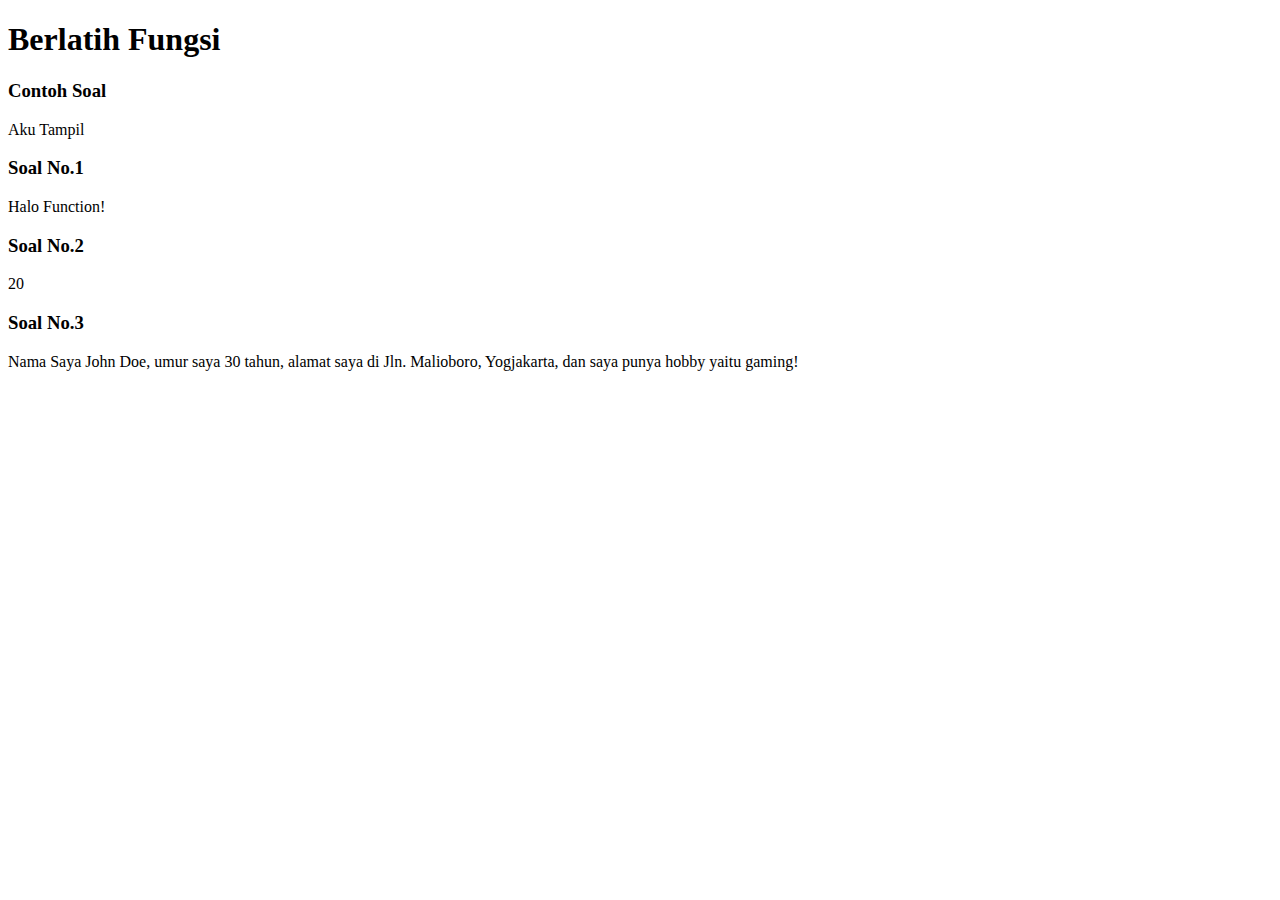
<file: Pertemuan 4/soal2.html>
<!DOCTYPE html>
<html lang="en">
  <head>
    <meta charset="UTF-8" />
    <meta name="viewport" content="width=device-width, initial-scale=1.0" />
    <meta http-equiv="X-UA-Compatible" content="ie=edge" />
    <title>Function</title>
  </head>
  <body>
    <h1>Berlatih Fungsi</h1>

    <h3>Contoh Soal</h3>
    <div id="contohJawaban"></div>

    <h3>Soal No.1</h3>
    <div id="jawaban1"></div>

    <h3>Soal No.2</h3>
    <div id="jawaban2"></div>

    <h3>Soal No.3</h3>
    <div id="jawaban3"></div>

    <script>
      // CONTOH
      // Kamu diminta untuk membuat fungsi bernama tampilkan() untuk menampilkan "Aku Tampil" pada halaman html.

      // Jawaban CONTOH
      function tampilkan() {
        document.getElementById("contohJawaban").innerHTML = "Aku Tampil";
      }

      //Jalankan function
      tampilkan();

      // Soal No. 1 Fungsi Teriak
      /* 
            Buatlah sebuah fungsi bernama teriak(), yang mengembalikan nilai berupa "Halo Function!", yang kemudian akan ditampilkan di halaman html.
            Tampilkan dengan cara document.getElementById("jawaban1").innerHTML seperti di CONTOH.
        */

      function teriak() {
        document.getElementById("jawaban1").innerHTML = "Halo Function!";
        // Tulis Code mulai di sini
        // Tampilkan dengan cara document.getElementById("jawaban1").innerHTML seperti di CONTOH.
      }

      // Jalankan function teriak
      teriak();

      // Soal No. 2 Fungsi Kalikan
      /* 
            Buatlah sebuah fungsi bernama kalikan(), yang mengembalikan nilai berupa hasil kali dari dua parameter yang dikirim.
            CONTOH OUTPUT: 
            kalikan(5, 4) akan memberikan output 20
            Tampilkan jawaban dengan cara document.getElementById("jawaban2").innerHTML seperti di CONTOH
        */

      function kalikan(num1, num2) {
        document.getElementById("jawaban2").innerHTML = num1 * num2;
        // Code kamu mulai dari sini
        // Tampilkan jawaban dengan cara document.getElementById("jawaban2").innerHTML seperti di CONTOH
      }

      // Jalankan function kalikan
      kalikan(5, 4);

      // Soal No. 3 Fungsi buatKalimat
      /* 
            Buatlah sebuah fungsi bernama buatKalimat(), yang akan memproses seluruh parameter yang diinput menjadi satu kalimat berikut: 
            "Nama saya [Name], umur saya [Age] tahun, alamat saya di [Address], dan saya punya hobby yaitu [hobby]!"

            CONTOH: 
            var name = "Agus";
            var age = 30;
            var address = "Jln. Malioboro, Yogjakarta";
            var hobby = "gaming";

            var kalimatBaru = buatKalimat(name,age,address,hobby);
            Akan menampilkan : 
            "Nama saya Agus, umur saya 30 tahun, alamat saya di Jln. Malioboro, Yogjakarta, dan saya punya hobby yaitu gaming!"
            Tampilkan dengan cara document.getElementById("jawaban3").innerHTML seperti di CONTOH
        */

      function buatKalimat(nama, umur, alamat, hobi) {
        document.getElementById("jawaban3").innerHTML =
          "Nama Saya " +
          name +
          ", umur saya " +
          age +
          " tahun, alamat saya di " +
          address +
          ", dan saya punya hobby yaitu " +
          hobby +
          "!";
        // Code kamu mulai dari sini
        // Tampilkan dengan cara document.getElementById("jawaban3").innerHTML seperti di CONTOH.
      }

      // Jalankan function buatKalimat
      var name = "John Doe";
      var age = 30;
      var address = "Jln. Malioboro, Yogjakarta";
      var hobby = "gaming";
      buatKalimat(name, age, address, hobby);
    </script>
  </body>
</html>
</file>
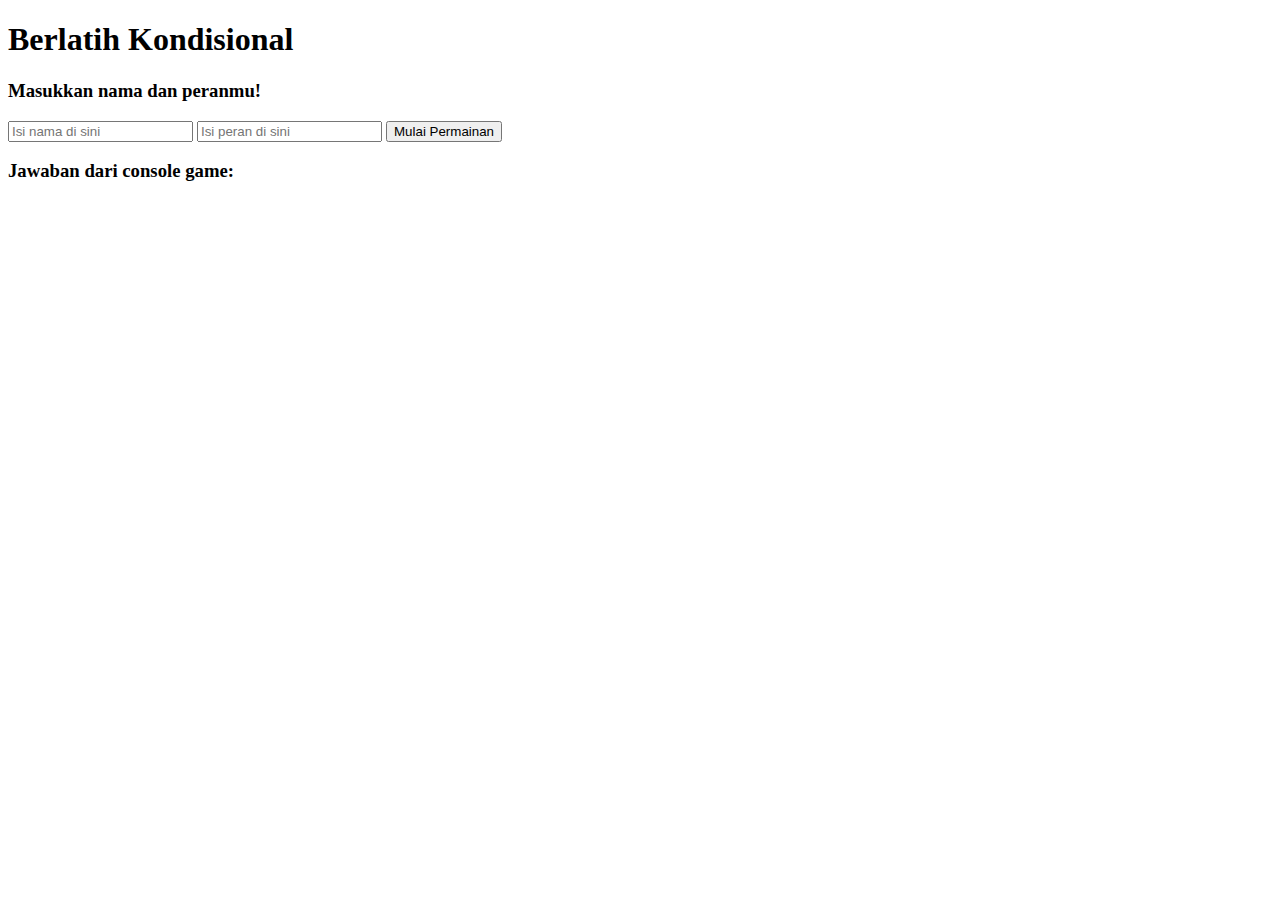
<file: Pertemuan 4/soal3.html>
<!DOCTYPE html>
<html lang="en">
  <head>
    <meta charset="UTF-8" />
    <meta name="viewport" content="width=device-width, initial-scale=1.0" />
    <meta http-equiv="X-UA-Compatible" content="ie=edge" />
    <title>Conditional HTML</title>
  </head>
  <body>
    <h1>Berlatih Kondisional</h1>

    <h3>Masukkan nama dan peranmu!</h3>
    <form action="#" id="formConditional">
      <input type="text" id="name" placeholder="Isi nama di sini" />
      <input type="text" id="role" placeholder="Isi peran di sini" />
      <input type="submit" value="Mulai Permainan" />
    </form>

    <h3>Jawaban dari console game:</h3>
    <div id="jawaban"></div>
  </body>

  <script>
    var form = document.getElementById("formConditional");
    var jawaban = document.getElementById("jawaban");

    form.addEventListener("submit", function (e) {
      e.preventDefault();

      /*
            ATURAN PERMAINAN
            // Output untuk Input nama = '' dan peran = ''
            // => "Nama harus diisi!"

            //Output untuk input jika nama != '' dan peran = ''
            // => "Halo Mikael, Pilih peranmu untuk memulai game!"

            //Output untuk Input jika nama != '' dan peran 'Penyihir'
            // => "Selamat datang di Dunia Werewolf, Nina"
            // => "Halo Penyihir Nina, kamu dapat melihat siapa yang menjadi Werewolf!"

            //Output untuk Input jika nama != '' dan peran 'Werewolf'
            // => "Selamat datang di Dunia Werewolf, Danu"
            // "Halo Werewolf Danu, kamu dapat memilih siapa yang akan kamu makan malam ini!"

            //Output untuk Input jika nama != '' dan peran 'Rakjel'
            // => "Selamat datang di Dunia Werewolf, Zero"
            // => "Halo Rakjel Zero, Kamu menjadi rakyat jelata "

            PETUNJUK MENGERJAKAN
            1. Buat Kondisional agar output dari konsol sesuai yang diharapkan
            2. masukkan lah jawaban dari kondisi yang diberikan oleh User ke dalam variabel jawabanKonsol
        */

      // Tuliskan Code kamu di sini
      var name = document.getElementById("name").value;
      var role = document.getElementById("role").value;
      // buatlah kondisional berdasarkan dua variabel di atas yaitu name dan role, ketentuannya dapat dibaca di atas

      var jawabanKonsol; // = jawaban dari kondisional di-assign di sini
      // Code Sampai sini
      if (name === "" && role === "") {
        jawabanKonsol = "Nama dan Role Harus Diisi!";
      } else if (name != "") {
        if (role === "") {
          jawabanKonsol =
            "Halo " + name + ", Pilih peranmu untuk memulai game!";
        } else if (role.toLowerCase() === "penyihir") {
          jawabanKonsol =
            "Selamat Datang di dunia Werewolf," +
            " " +
            name +
            "<br> Halo " +
            role +
            " " +
            name +
            ", Kamu dapat melihat siapa yang menjadi Werewolf!";
        } else if (role.toLowerCase() === "werewolf") {
          jawabanKonsol =
            "Selamat Datang di dunia Werewolf," +
            " " +
            name +
            "<br> Halo " +
            role +
            " " +
            name +
            ", Kamu dapat memilih siapa yang akan kamu makan malam ini!";
        } else if (role.toLowerCase() === "rakjel") {
          jawabanKonsol =
            "Selamat Datang di dunia Werewolf," +
            " " +
            name +
            "<br> Halo " +
            role +
            " " +
            name +
            ", Kamu menjadi rakyat jelata";
        } else {
          jawabanKonsol = "Role tidak ditemukan";
        }
      } else {
        jawabanKonsol = "Nama Harus Di isi sebelum memulai game!";
      }
      jawaban.innerHTML = jawabanKonsol;
    });
  </script>
</html>
</file>
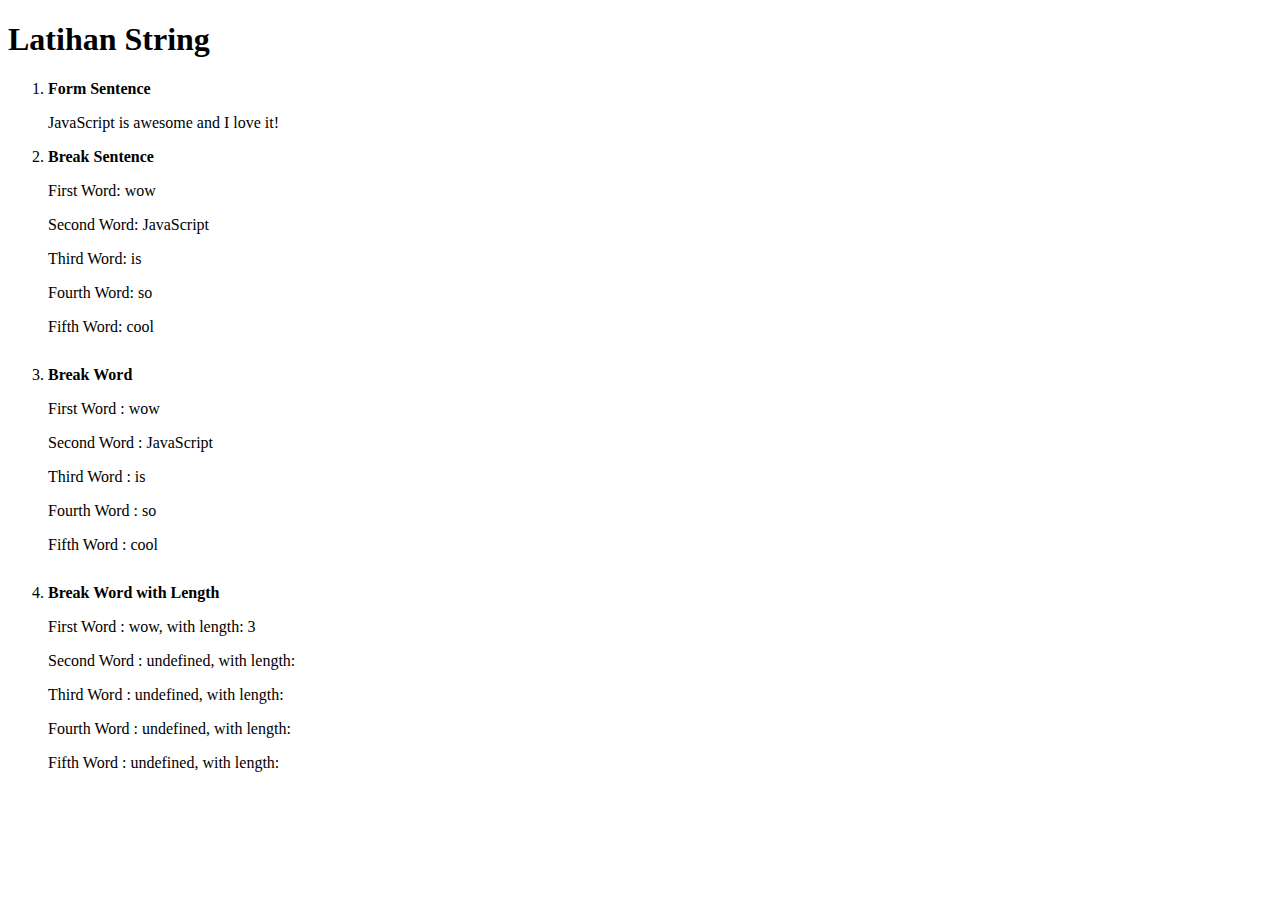
<file: Pertemuan 4/ulangs1.html>
<!DOCTYPE html>

<html lang="en">
  <head>
    <meta charset="UTF-8" />
    <meta name="viewport" content="width=device-width, initial-scale=1.0" />
    <meta http-equiv="X-UA-Compatible" content="ie=edge" />
    <title>String Exercises</title>
    <style>
      li {
        margin-bottom: 30px;
      }

      label {
        font-weight: bold;
      }
    </style>
  </head>
  <body>
    <h1>Latihan String</h1>
    <ol>
      <li style="margin-bottom: 10px">
        <label for="formSentence"> Form Sentence</label>
        <p id="formSentence"></p>
      </li>
      <li>
        <label for="breakSentence">Break Sentence</label>
        <p id="firstWord"></p>
        <p id="secondWord"></p>
        <p id="thirdWord"></p>
        <p id="fourthWord"></p>
        <p id="fifthWord"></p>
      </li>
      <li id="breakWord">
        <label for="breakWord">Break Word</label>
        <p id="firstWord3"></p>
        <p id="secondWord3"></p>
        <p id="thirdWord3"></p>
        <p id="fourthWord3"></p>
        <p id="fifthWord3"></p>
      </li>
      <li id="breakWordWithLength">
        <label for="breakWordWithLength">Break Word with Length</label>
        <p id="firstWord4"></p>
        <p id="secondWord4"></p>
        <p id="thirdWord4"></p>
        <p id="fourthWord4"></p>
        <p id="fifthWord4"></p>
      </li>
    </ol>

    <script>
      // Soal No. 1 Menggabungkan string
      var word = "JavaScript";
      var second = "is";
      var third = "awesome";
      var fourth = "and";
      var fifth = "I";
      var sixth = "love";
      var seventh = "it!";

      // Buatlah agar kata-kata di atas menjadi kalimat dalam variabel string dengan nama sentence
      var sentence =
        word +
        " " +
        second +
        " " +
        third +
        " " +
        fourth +
        " " +
        fifth +
        " " +
        sixth +
        " " +
        seventh; //Edit variabel ini sehingga outputnya "Javascript is awesome and I love it!"

      // dari sini code jangan diganggu
      document.getElementById("formSentence").innerHTML = sentence;
      // sampai sini code jangan diganggu

      // Soal No. 2 Memecah string dengan mengakses karakter berdasarkan indexnya
      var kalimat = "wow JavaScript is so cool";
      var contohKataPertama = kalimat[0] + kalimat[1] + kalimat[2]; // ini contohnya
      var kataKedua =
        kalimat[4] +
        kalimat[5] +
        kalimat[6] +
        kalimat[7] +
        kalimat[8] +
        kalimat[9] +
        kalimat[10] +
        kalimat[11] +
        kalimat[12] +
        kalimat[13] +
        kalimat[14]; // = Tambahkan sendiri di sini!
      var kataKetiga = kalimat[15] + kalimat[16]; // = Tambahkan sendiri di sini!
      var kataKeempat = kalimat[18] + kalimat[19]; // = Tambahkan sendiri di sini!
      var kataKelima = kalimat[21] + kalimat[22] + kalimat[23] + kalimat[24]; // = Tambahkan sendiri di sini!

      // -- Dari sini code jangan diganggu!
      document.getElementById("firstWord").innerHTML =
        "First Word: " + contohKataPertama;
      document.getElementById("secondWord").innerHTML =
        "Second Word: " + kataKedua;
      document.getElementById("thirdWord").innerHTML =
        "Third Word: " + kataKetiga;
      document.getElementById("fourthWord").innerHTML =
        "Fourth Word: " + kataKeempat;
      document.getElementById("fifthWord").innerHTML =
        "Fifth Word: " + kataKelima;
      // -- sampai sini code jangan diganggu

      // Soal No. 3  Mengambil sebagian dari string dengan metode substring
      var kalimat3 = "wow JavaScript is so cool";
      var contohKataPertama3 = kalimat3.substring(0, 3);
      var kataKedua3 = kalimat3.substring(4, 14); // = Tambahkan sendiri di sini!
      var kataKetiga3 = kalimat3.substring(15, 17); // = Tambahkan sendiri di sini!
      var kataKeempat3 = kalimat3.substring(18, 20); // = Tambahkan sendiri di sini!
      var kataKelima3 = kalimat3.substring(21, 25); // = Tambahkan sendiri di sini!

      // -- Dari sini jangan diganggu!
      document.getElementById("firstWord3").innerHTML =
        "First Word : " + contohKataPertama3;
      document.getElementById("secondWord3").innerHTML =
        "Second Word : " + kataKedua3;
      document.getElementById("thirdWord3").innerHTML =
        "Third Word : " + kataKetiga3;
      document.getElementById("fourthWord3").innerHTML =
        "Fourth Word : " + kataKeempat3;
      document.getElementById("fifthWord3").innerHTML =
        "Fifth Word : " + kataKelima3;
      // -- sampai sini jangan diganggu

      // Soal No. 4
      var kalimat4 = "wow JavaScript is so cool";
      var contohKataPertama4 = kalimat4.substr(0, 3);
      var kataKedua4; // = Tambahkan sendiri di sini!
      var kataKetiga4; // = Tambahkan sendiri di sini!
      var kataKeempat4; // = Tambahkan sendiri di sini!
      var kataKelima4; // = Tambahkan sendiri di sini!

      var panjangKataPertama4 = contohKataPertama4.length; // output nya panjang string "wow" adalah 3
      // Buat variabel baru di sini untuk mendapatkan panjang dari kata selanjutnya : panjangKataKedua4, panjangKataKetiga4,
      // panjangKataKeempat4, panjangKataKelima4

      document.getElementById("firstWord4").innerHTML =
        "First Word : " +
        contohKataPertama4 +
        ", with length: " +
        panjangKataPertama4;
      document.getElementById("secondWord4").innerHTML =
        "Second Word : " + kataKedua4 + ", with length: "; // lengkapi sesuai dengan variabel yang kamu buat
      document.getElementById("thirdWord4").innerHTML =
        "Third Word : " + kataKetiga4 + ", with length: "; // lengkapi sesuai dengan variabel yang kamu buat
      document.getElementById("fourthWord4").innerHTML =
        "Fourth Word : " + kataKeempat4 + ", with length: "; // lengkapi sesuai dengan variabel yang kamu buat
      document.getElementById("fifthWord4").innerHTML =
        "Fifth Word : " + kataKelima4 + ", with length: "; // lengkapi sesuai dengan variabel yang kamu buat
    </script>
  </body>
</html>
</file>
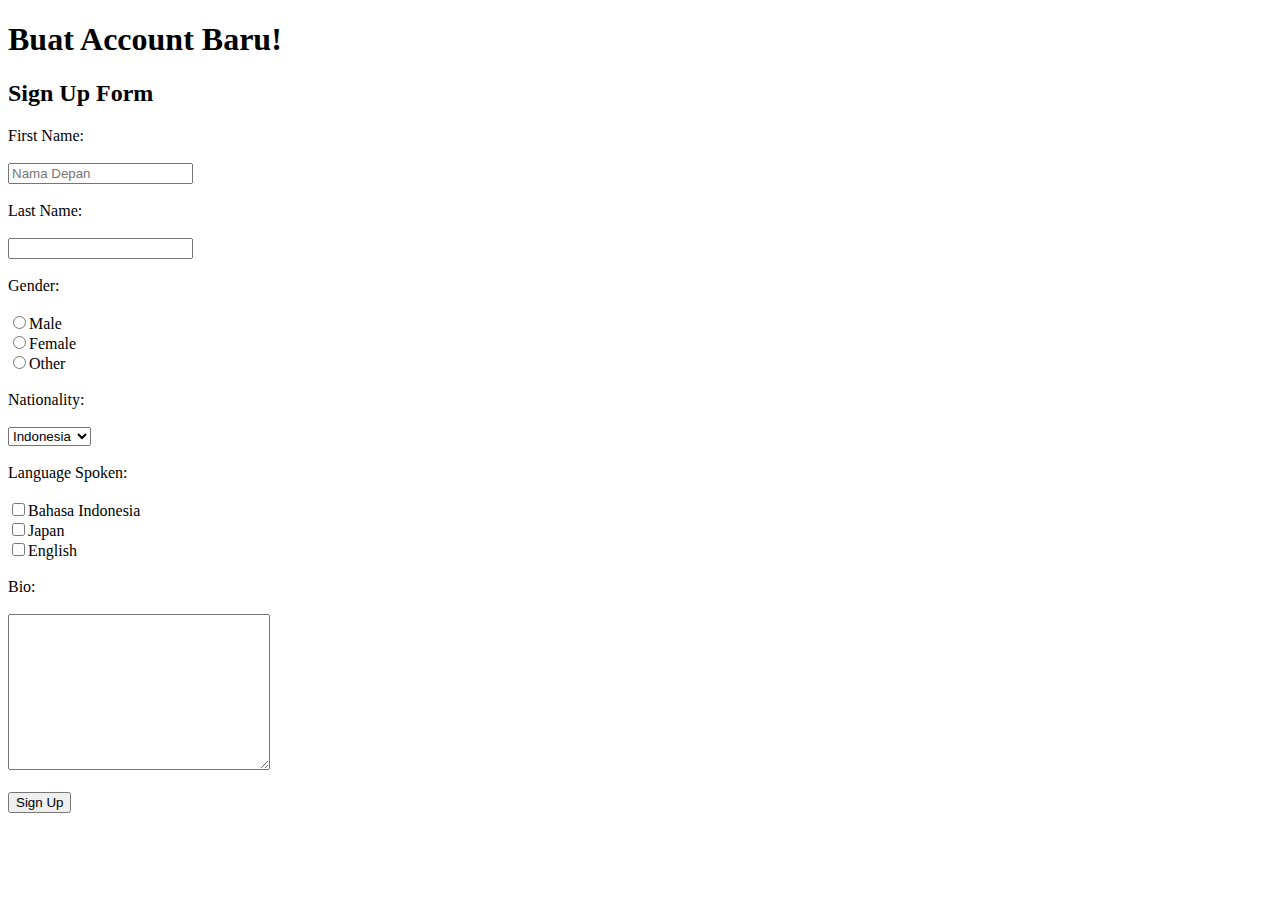
<file: Pertemuan 1/pages/form.html>
<!DOCTYPE html>
<html lang="en">
  <head>
    <meta charset="UTF-8" />
    <meta name="viewport" content="width=device-width, initial-scale=1.0" />
    <title>Document</title>
  </head>
  <body>
    <h1>Buat Account Baru!</h1>

    <h2>Sign Up Form</h2>

    <form action="welcome.html" method="get">
      <label for="firstname">First Name:</label><br /><br />
      <input
        type="text"
        name="firstname"
        id="firstname"
        required
        placeholder="Nama Depan"
      />
      <br />
      <br />
      <label for="lastname">Last Name:</label><br /><br />
      <input type="text" name="lastname" id="lastname" />
      <br />
      <br />
      <label>Gender:</label><br /><br />
      <input type="radio" value="1" name="gender" />Male <br />
      <input type="radio" value="2" name="gender" />Female <br />
      <input type="radio" value="3" name="gender" />Other <br />
      <br />
      <label>Nationality:</label><br /><br />
      <select name="nationality">
        <option value="1">Indonesia</option>
        <option value="2">Japan</option>
        <option value="3">Singapura</option>
      </select>
      <br />
      <br />
      <label>Language Spoken:</label><br /><br />
      <input type="checkbox" value="1" />Bahasa Indonesia <br />
      <input type="checkbox" value="2" />Japan <br />
      <input type="checkbox" value="3" />English <br />
      <br />
      <label for="bio">Bio:</label><br /><br />
      <textarea name="bio" id="bio" rows="10" cols="30"></textarea>
      <br />
      <br />
      <input type="submit" value="Sign Up" />
    </form>
  </body>
</html>
</file>
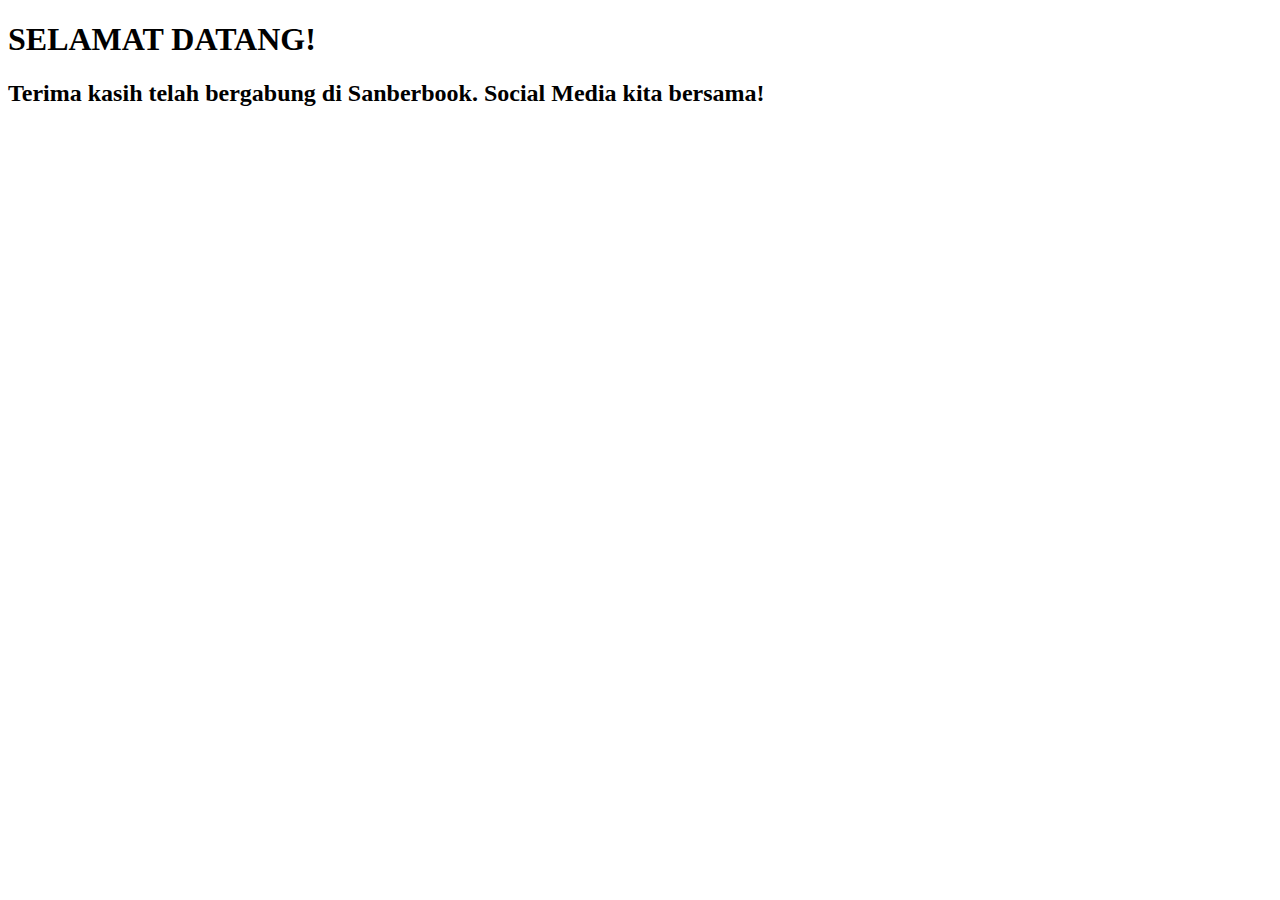
<file: Pertemuan 1/pages/welcome.html>
<!DOCTYPE html>
<html lang="en">
  <head>
    <meta charset="UTF-8" />
    <meta name="viewport" content="width=device-width, initial-scale=1.0" />
    <title>Document</title>
  </head>
  <body>
    <h1>SELAMAT DATANG!</h1>
    <h2>
      Terima kasih telah bergabung di Sanberbook. Social Media kita bersama!
    </h2>
  </body>
</html>
</file>
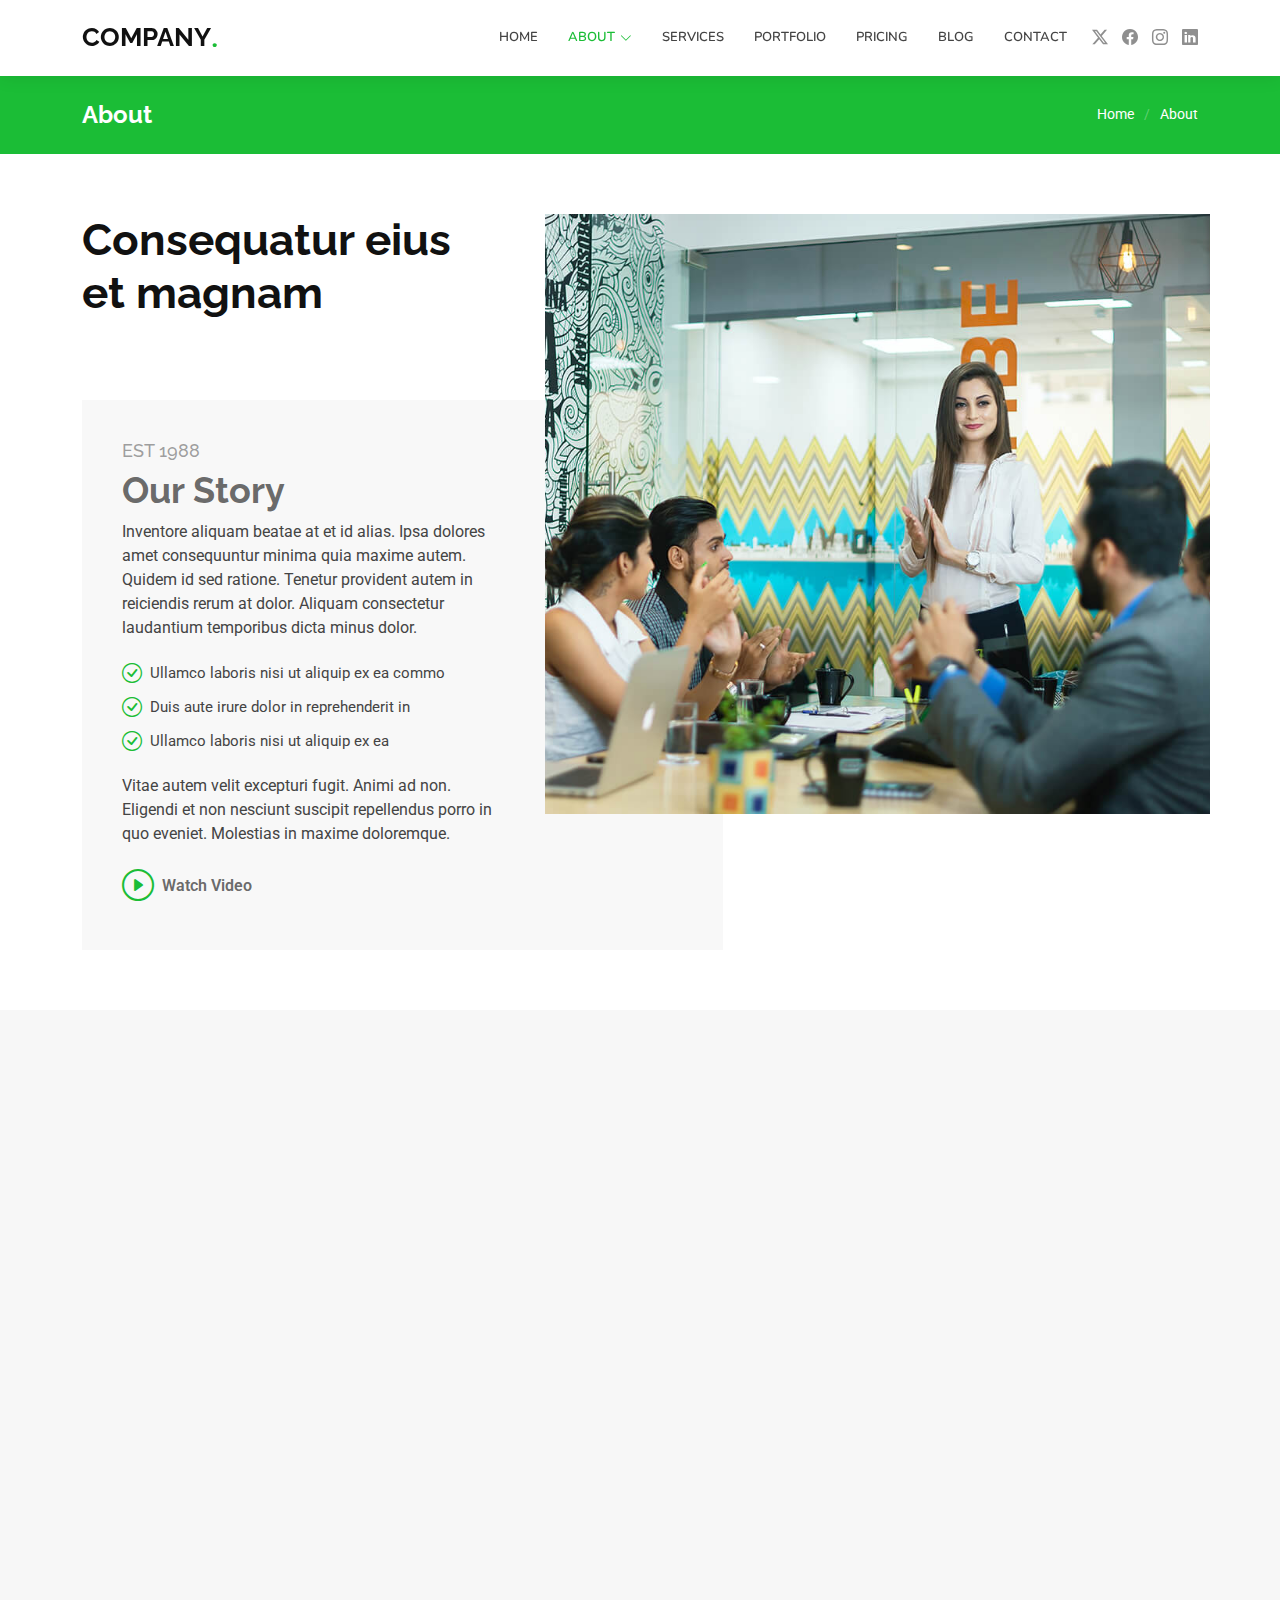
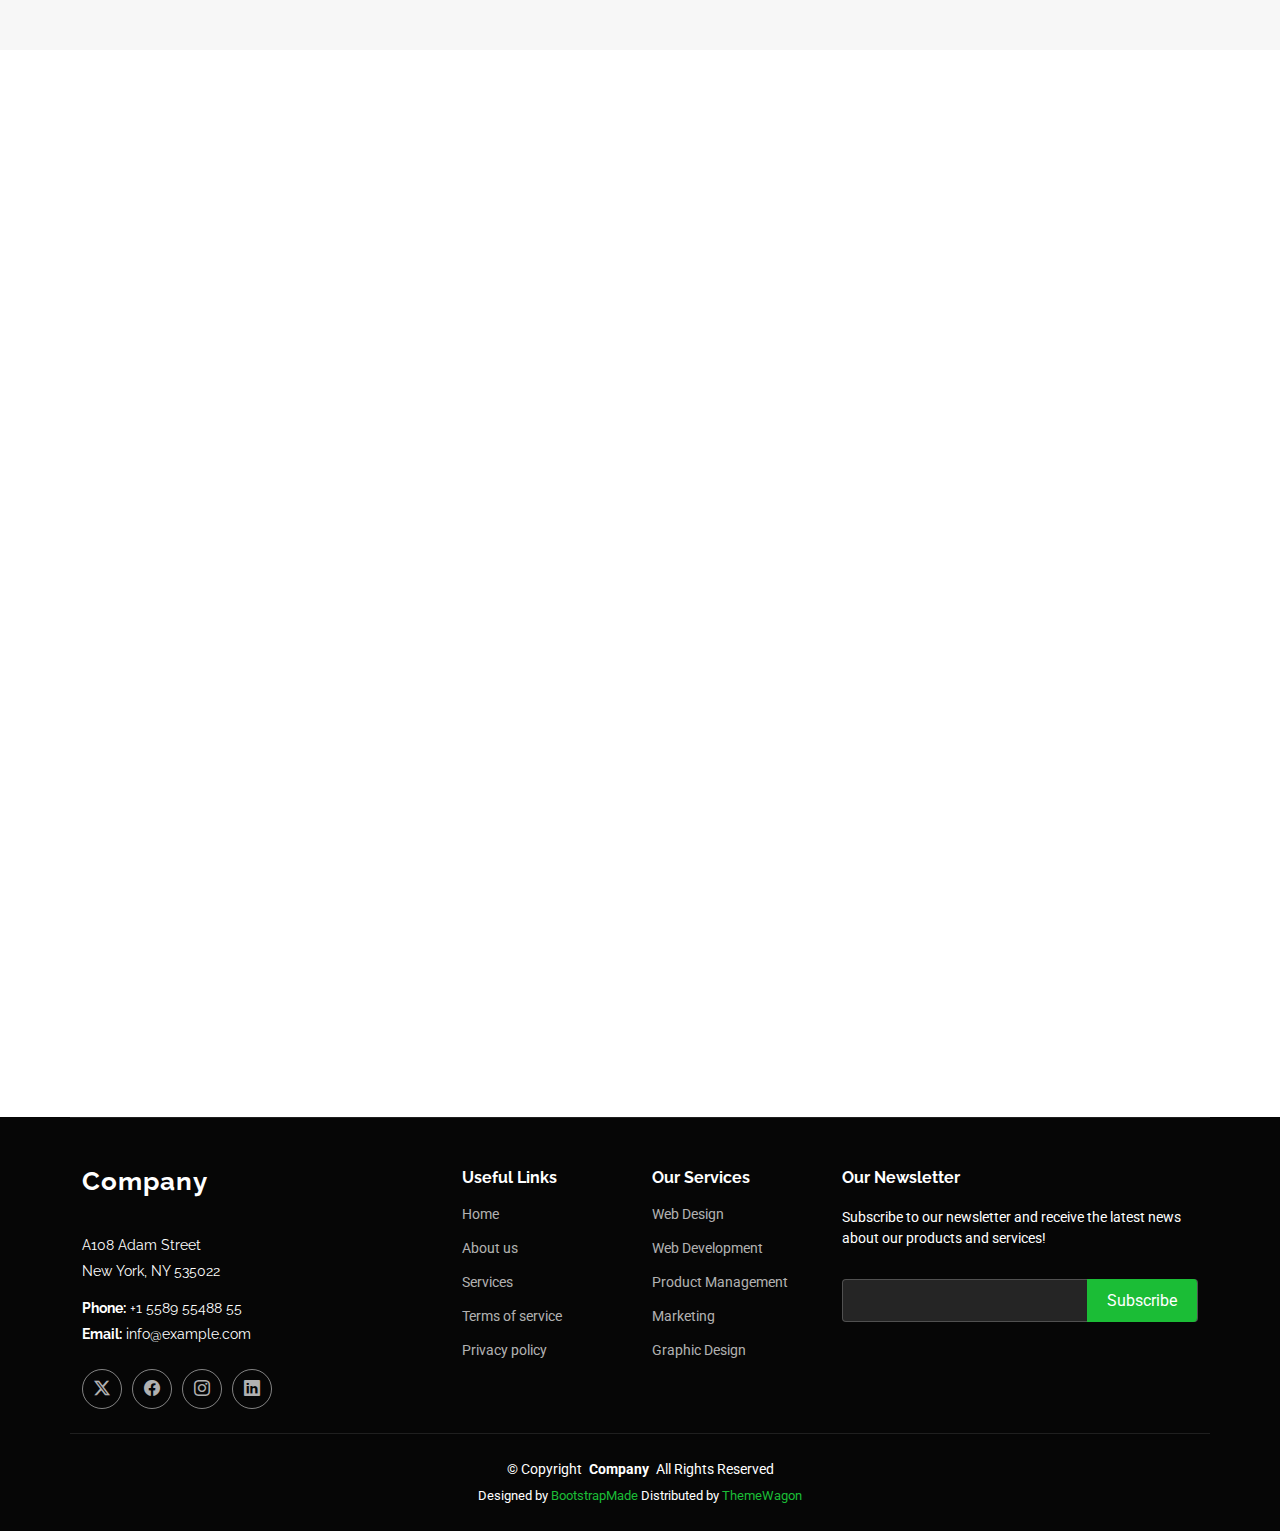
<file: reviewbook/public/template/about.html>
<!DOCTYPE html>
<html lang="en">

<head>
  <meta charset="utf-8">
  <meta content="width=device-width, initial-scale=1.0" name="viewport">
  <title>About - Company Bootstrap Template</title>
  <meta name="description" content="">
  <meta name="keywords" content="">

  <!-- Favicons -->
  <link href="assets/img/favicon.png" rel="icon">
  <link href="assets/img/apple-touch-icon.png" rel="apple-touch-icon">

  <!-- Fonts -->
  <link href="https://fonts.googleapis.com" rel="preconnect">
  <link href="https://fonts.gstatic.com" rel="preconnect" crossorigin>
  <link href="https://fonts.googleapis.com/css2?family=Roboto:ital,wght@0,100;0,300;0,400;0,500;0,700;0,900;1,100;1,300;1,400;1,500;1,700;1,900&family=Raleway:ital,wght@0,100;0,200;0,300;0,400;0,500;0,600;0,700;0,800;0,900;1,100;1,200;1,300;1,400;1,500;1,600;1,700;1,800;1,900&family=Nunito:ital,wght@0,200;0,300;0,400;0,500;0,600;0,700;0,800;0,900;1,200;1,300;1,400;1,500;1,600;1,700;1,800;1,900&display=swap" rel="stylesheet">

  <!-- Vendor CSS Files -->
  <link href="assets/vendor/bootstrap/css/bootstrap.min.css" rel="stylesheet">
  <link href="assets/vendor/bootstrap-icons/bootstrap-icons.css" rel="stylesheet">
  <link href="assets/vendor/aos/aos.css" rel="stylesheet">
  <link href="assets/vendor/glightbox/css/glightbox.min.css" rel="stylesheet">
  <link href="assets/vendor/swiper/swiper-bundle.min.css" rel="stylesheet">

  <!-- Main CSS File -->
  <link href="assets/css/main.css" rel="stylesheet">

  <!-- =======================================================
  * Template Name: Company
  * Template URL: https://bootstrapmade.com/company-free-html-bootstrap-template/
  * Updated: Aug 07 2024 with Bootstrap v5.3.3
  * Author: BootstrapMade.com
  * License: https://bootstrapmade.com/license/
  ======================================================== -->
</head>

<body class="about-page">

  <header id="header" class="header d-flex align-items-center sticky-top">
    <div class="container position-relative d-flex align-items-center">

      <a href="index.html" class="logo d-flex align-items-center me-auto">
        <!-- Uncomment the line below if you also wish to use an image logo -->
        <!-- <img src="assets/img/logo.png" alt=""> -->
        <h1 class="sitename">Company</h1><span>.</span>
      </a>

      <nav id="navmenu" class="navmenu">
        <ul>
          <li><a href="#hero">Home</a></li>
          <li class="dropdown"><a href="about.html" class="active"><span>About</span> <i class="bi bi-chevron-down toggle-dropdown"></i></a>
            <ul>
              <li><a href="team.html">Team</a></li>
              <li><a href="testimonials.html">Testimonials</a></li>
              <li class="dropdown"><a href="#"><span>Deep Dropdown</span> <i class="bi bi-chevron-down toggle-dropdown"></i></a>
                <ul>
                  <li><a href="#">Deep Dropdown 1</a></li>
                  <li><a href="#">Deep Dropdown 2</a></li>
                  <li><a href="#">Deep Dropdown 3</a></li>
                  <li><a href="#">Deep Dropdown 4</a></li>
                  <li><a href="#">Deep Dropdown 5</a></li>
                </ul>
              </li>
            </ul>
          </li>
          <li><a href="services.html">Services</a></li>
          <li><a href="portfolio.html">Portfolio</a></li>
          <li><a href="pricing.html">Pricing</a></li>
          <li><a href="blog.html">Blog</a></li>
          <li><a href="contact.html">Contact</a></li>
        </ul>
        <i class="mobile-nav-toggle d-xl-none bi bi-list"></i>
      </nav>

      <div class="header-social-links">
        <a href="#" class="twitter"><i class="bi bi-twitter-x"></i></a>
        <a href="#" class="facebook"><i class="bi bi-facebook"></i></a>
        <a href="#" class="instagram"><i class="bi bi-instagram"></i></a>
        <a href="#" class="linkedin"><i class="bi bi-linkedin"></i></a>
      </div>

    </div>
  </header>

  <main class="main">

    <!-- Page Title -->
    <div class="page-title accent-background">
      <div class="container d-lg-flex justify-content-between align-items-center">
        <h1 class="mb-2 mb-lg-0">About</h1>
        <nav class="breadcrumbs">
          <ol>
            <li><a href="index.html">Home</a></li>
            <li class="current">About</li>
          </ol>
        </nav>
      </div>
    </div><!-- End Page Title -->

    <!-- About Section -->
    <section id="about" class="about section">

      <div class="container">

        <div class="row position-relative">

          <div class="col-lg-7 about-img" data-aos="zoom-out" data-aos-delay="200"><img src="assets/img/about.jpg"></div>

          <div class="col-lg-7" data-aos="fade-up" data-aos-delay="100">
            <h2 class="inner-title">Consequatur eius et magnam</h2>
            <div class="our-story">
              <h4>Est 1988</h4>
              <h3>Our Story</h3>
              <p>Inventore aliquam beatae at et id alias. Ipsa dolores amet consequuntur minima quia maxime autem. Quidem id sed ratione. Tenetur provident autem in reiciendis rerum at dolor. Aliquam consectetur laudantium temporibus dicta minus dolor.</p>
              <ul>
                <li><i class="bi bi-check-circle"></i> <span>Ullamco laboris nisi ut aliquip ex ea commo</span></li>
                <li><i class="bi bi-check-circle"></i> <span>Duis aute irure dolor in reprehenderit in</span></li>
                <li><i class="bi bi-check-circle"></i> <span>Ullamco laboris nisi ut aliquip ex ea</span></li>
              </ul>
              <p>Vitae autem velit excepturi fugit. Animi ad non. Eligendi et non nesciunt suscipit repellendus porro in quo eveniet. Molestias in maxime doloremque.</p>

              <div class="watch-video d-flex align-items-center position-relative">
                <i class="bi bi-play-circle"></i>
                <a href="https://www.youtube.com/watch?v=Y7f98aduVJ8" class="glightbox stretched-link">Watch Video</a>
              </div>
            </div>
          </div>

        </div>

      </div>

    </section><!-- /About Section -->

    <!-- Team Section -->
    <section id="team" class="team section light-background">

      <!-- Section Title -->
      <div class="container section-title" data-aos="fade-up">
        <h2>Our Team</h2>
        <p>Necessitatibus eius consequatur ex aliquid fuga eum quidem sint consectetur velit</p>
      </div><!-- End Section Title -->

      <div class="container">

        <div class="row gy-4">

          <div class="col-lg-3 col-md-6 d-flex align-items-stretch" data-aos="fade-up" data-aos-delay="100">
            <div class="team-member">
              <div class="member-img">
                <img src="assets/img/team/team-1.jpg" class="img-fluid" alt="">
                <div class="social">
                  <a href=""><i class="bi bi-twitter-x"></i></a>
                  <a href=""><i class="bi bi-facebook"></i></a>
                  <a href=""><i class="bi bi-instagram"></i></a>
                  <a href=""><i class="bi bi-linkedin"></i></a>
                </div>
              </div>
              <div class="member-info">
                <h4>Walter White</h4>
                <span>Chief Executive Officer</span>
              </div>
            </div>
          </div><!-- End Team Member -->

          <div class="col-lg-3 col-md-6 d-flex align-items-stretch" data-aos="fade-up" data-aos-delay="200">
            <div class="team-member">
              <div class="member-img">
                <img src="assets/img/team/team-2.jpg" class="img-fluid" alt="">
                <div class="social">
                  <a href=""><i class="bi bi-twitter-x"></i></a>
                  <a href=""><i class="bi bi-facebook"></i></a>
                  <a href=""><i class="bi bi-instagram"></i></a>
                  <a href=""><i class="bi bi-linkedin"></i></a>
                </div>
              </div>
              <div class="member-info">
                <h4>Sarah Jhonson</h4>
                <span>Product Manager</span>
              </div>
            </div>
          </div><!-- End Team Member -->

          <div class="col-lg-3 col-md-6 d-flex align-items-stretch" data-aos="fade-up" data-aos-delay="300">
            <div class="team-member">
              <div class="member-img">
                <img src="assets/img/team/team-3.jpg" class="img-fluid" alt="">
                <div class="social">
                  <a href=""><i class="bi bi-twitter-x"></i></a>
                  <a href=""><i class="bi bi-facebook"></i></a>
                  <a href=""><i class="bi bi-instagram"></i></a>
                  <a href=""><i class="bi bi-linkedin"></i></a>
                </div>
              </div>
              <div class="member-info">
                <h4>William Anderson</h4>
                <span>CTO</span>
              </div>
            </div>
          </div><!-- End Team Member -->

          <div class="col-lg-3 col-md-6 d-flex align-items-stretch" data-aos="fade-up" data-aos-delay="400">
            <div class="team-member">
              <div class="member-img">
                <img src="assets/img/team/team-4.jpg" class="img-fluid" alt="">
                <div class="social">
                  <a href=""><i class="bi bi-twitter-x"></i></a>
                  <a href=""><i class="bi bi-facebook"></i></a>
                  <a href=""><i class="bi bi-instagram"></i></a>
                  <a href=""><i class="bi bi-linkedin"></i></a>
                </div>
              </div>
              <div class="member-info">
                <h4>Amanda Jepson</h4>
                <span>Accountant</span>
              </div>
            </div>
          </div><!-- End Team Member -->

        </div>

      </div>

    </section><!-- /Team Section -->

    <!-- Skills Section -->
    <section id="skills" class="skills section">

      <!-- Section Title -->
      <div class="container section-title" data-aos="fade-up">
        <h2>Our Skills</h2>
        <p>Necessitatibus eius consequatur ex aliquid fuga eum quidem sint consectetur velit</p>
      </div><!-- End Section Title -->

      <div class="container" data-aos="fade-up" data-aos-delay="100">

        <div class="row skills-content skills-animation">

          <div class="col-lg-6">

            <div class="progress">
              <span class="skill"><span>HTML</span> <i class="val">100%</i></span>
              <div class="progress-bar-wrap">
                <div class="progress-bar" role="progressbar" aria-valuenow="100" aria-valuemin="0" aria-valuemax="100"></div>
              </div>
            </div><!-- End Skills Item -->

            <div class="progress">
              <span class="skill"><span>CSS</span> <i class="val">90%</i></span>
              <div class="progress-bar-wrap">
                <div class="progress-bar" role="progressbar" aria-valuenow="90" aria-valuemin="0" aria-valuemax="100"></div>
              </div>
            </div><!-- End Skills Item -->

            <div class="progress">
              <span class="skill"><span>JavaScript</span> <i class="val">75%</i></span>
              <div class="progress-bar-wrap">
                <div class="progress-bar" role="progressbar" aria-valuenow="75" aria-valuemin="0" aria-valuemax="100"></div>
              </div>
            </div><!-- End Skills Item -->

          </div>

          <div class="col-lg-6">

            <div class="progress">
              <span class="skill"><span>PHP</span> <i class="val">80%</i></span>
              <div class="progress-bar-wrap">
                <div class="progress-bar" role="progressbar" aria-valuenow="80" aria-valuemin="0" aria-valuemax="100"></div>
              </div>
            </div><!-- End Skills Item -->

            <div class="progress">
              <span class="skill"><span>WordPress/CMS</span> <i class="val">90%</i></span>
              <div class="progress-bar-wrap">
                <div class="progress-bar" role="progressbar" aria-valuenow="90" aria-valuemin="0" aria-valuemax="100"></div>
              </div>
            </div><!-- End Skills Item -->

            <div class="progress">
              <span class="skill"><span>Photoshop</span> <i class="val">55%</i></span>
              <div class="progress-bar-wrap">
                <div class="progress-bar" role="progressbar" aria-valuenow="55" aria-valuemin="0" aria-valuemax="100"></div>
              </div>
            </div><!-- End Skills Item -->

          </div>

        </div>

      </div>

    </section><!-- /Skills Section -->

    <!-- Clients Section -->
    <section id="clients" class="clients section">

      <!-- Section Title -->
      <div class="container section-title" data-aos="fade-up">
        <h2>Clients</h2>
        <p>Necessitatibus eius consequatur ex aliquid fuga eum quidem sint consectetur velit</p>
      </div><!-- End Section Title -->

      <div class="container" data-aos="fade-up" data-aos-delay="100">

        <div class="row g-0 clients-wrap">

          <div class="col-xl-3 col-md-4 client-logo">
            <img src="assets/img/clients/client-1.png" class="img-fluid" alt="">
          </div><!-- End Client Item -->

          <div class="col-xl-3 col-md-4 client-logo">
            <img src="assets/img/clients/client-2.png" class="img-fluid" alt="">
          </div><!-- End Client Item -->

          <div class="col-xl-3 col-md-4 client-logo">
            <img src="assets/img/clients/client-3.png" class="img-fluid" alt="">
          </div><!-- End Client Item -->

          <div class="col-xl-3 col-md-4 client-logo">
            <img src="assets/img/clients/client-4.png" class="img-fluid" alt="">
          </div><!-- End Client Item -->

          <div class="col-xl-3 col-md-4 client-logo">
            <img src="assets/img/clients/client-5.png" class="img-fluid" alt="">
          </div><!-- End Client Item -->

          <div class="col-xl-3 col-md-4 client-logo">
            <img src="assets/img/clients/client-6.png" class="img-fluid" alt="">
          </div><!-- End Client Item -->

          <div class="col-xl-3 col-md-4 client-logo">
            <img src="assets/img/clients/client-7.png" class="img-fluid" alt="">
          </div><!-- End Client Item -->

          <div class="col-xl-3 col-md-4 client-logo">
            <img src="assets/img/clients/client-8.png" class="img-fluid" alt="">
          </div><!-- End Client Item -->

        </div>

      </div>

    </section><!-- /Clients Section -->

  </main>

  <footer id="footer" class="footer dark-background">

    <div class="container footer-top">
      <div class="row gy-4">
        <div class="col-lg-4 col-md-6 footer-about">
          <a href="index.html" class="logo d-flex align-items-center">
            <span class="sitename">Company</span>
          </a>
          <div class="footer-contact pt-3">
            <p>A108 Adam Street</p>
            <p>New York, NY 535022</p>
            <p class="mt-3"><strong>Phone:</strong> <span>+1 5589 55488 55</span></p>
            <p><strong>Email:</strong> <span>info@example.com</span></p>
          </div>
          <div class="social-links d-flex mt-4">
            <a href=""><i class="bi bi-twitter-x"></i></a>
            <a href=""><i class="bi bi-facebook"></i></a>
            <a href=""><i class="bi bi-instagram"></i></a>
            <a href=""><i class="bi bi-linkedin"></i></a>
          </div>
        </div>

        <div class="col-lg-2 col-md-3 footer-links">
          <h4>Useful Links</h4>
          <ul>
            <li><a href="#">Home</a></li>
            <li><a href="#">About us</a></li>
            <li><a href="#">Services</a></li>
            <li><a href="#">Terms of service</a></li>
            <li><a href="#">Privacy policy</a></li>
          </ul>
        </div>

        <div class="col-lg-2 col-md-3 footer-links">
          <h4>Our Services</h4>
          <ul>
            <li><a href="#">Web Design</a></li>
            <li><a href="#">Web Development</a></li>
            <li><a href="#">Product Management</a></li>
            <li><a href="#">Marketing</a></li>
            <li><a href="#">Graphic Design</a></li>
          </ul>
        </div>

        <div class="col-lg-4 col-md-12 footer-newsletter">
          <h4>Our Newsletter</h4>
          <p>Subscribe to our newsletter and receive the latest news about our products and services!</p>
          <form action="forms/newsletter.php" method="post" class="php-email-form">
            <div class="newsletter-form"><input type="email" name="email"><input type="submit" value="Subscribe"></div>
            <div class="loading">Loading</div>
            <div class="error-message"></div>
            <div class="sent-message">Your subscription request has been sent. Thank you!</div>
          </form>
        </div>

      </div>
    </div>

    <div class="container copyright text-center mt-4">
      <p>© <span>Copyright</span> <strong class="px-1 sitename">Company</strong> <span>All Rights Reserved</span></p>
      <div class="credits">
        <!-- All the links in the footer should remain intact. -->
        <!-- You can delete the links only if you've purchased the pro version. -->
        <!-- Licensing information: https://bootstrapmade.com/license/ -->
        <!-- Purchase the pro version with working PHP/AJAX contact form: [buy-url] -->
        Designed by <a href="https://bootstrapmade.com/">BootstrapMade</a> Distributed by <a href=“https://themewagon.com>ThemeWagon
      </div>
    </div>

  </footer>

  <!-- Scroll Top -->
  <a href="#" id="scroll-top" class="scroll-top d-flex align-items-center justify-content-center"><i class="bi bi-arrow-up-short"></i></a>

  <!-- Preloader -->
  <div id="preloader"></div>

  <!-- Vendor JS Files -->
  <script src="assets/vendor/bootstrap/js/bootstrap.bundle.min.js"></script>
  <script src="assets/vendor/php-email-form/validate.js"></script>
  <script src="assets/vendor/aos/aos.js"></script>
  <script src="assets/vendor/glightbox/js/glightbox.min.js"></script>
  <script src="assets/vendor/imagesloaded/imagesloaded.pkgd.min.js"></script>
  <script src="assets/vendor/isotope-layout/isotope.pkgd.min.js"></script>
  <script src="assets/vendor/waypoints/noframework.waypoints.js"></script>
  <script src="assets/vendor/swiper/swiper-bundle.min.js"></script>

  <!-- Main JS File -->
  <script src="assets/js/main.js"></script>

</body>

</html>
</file>
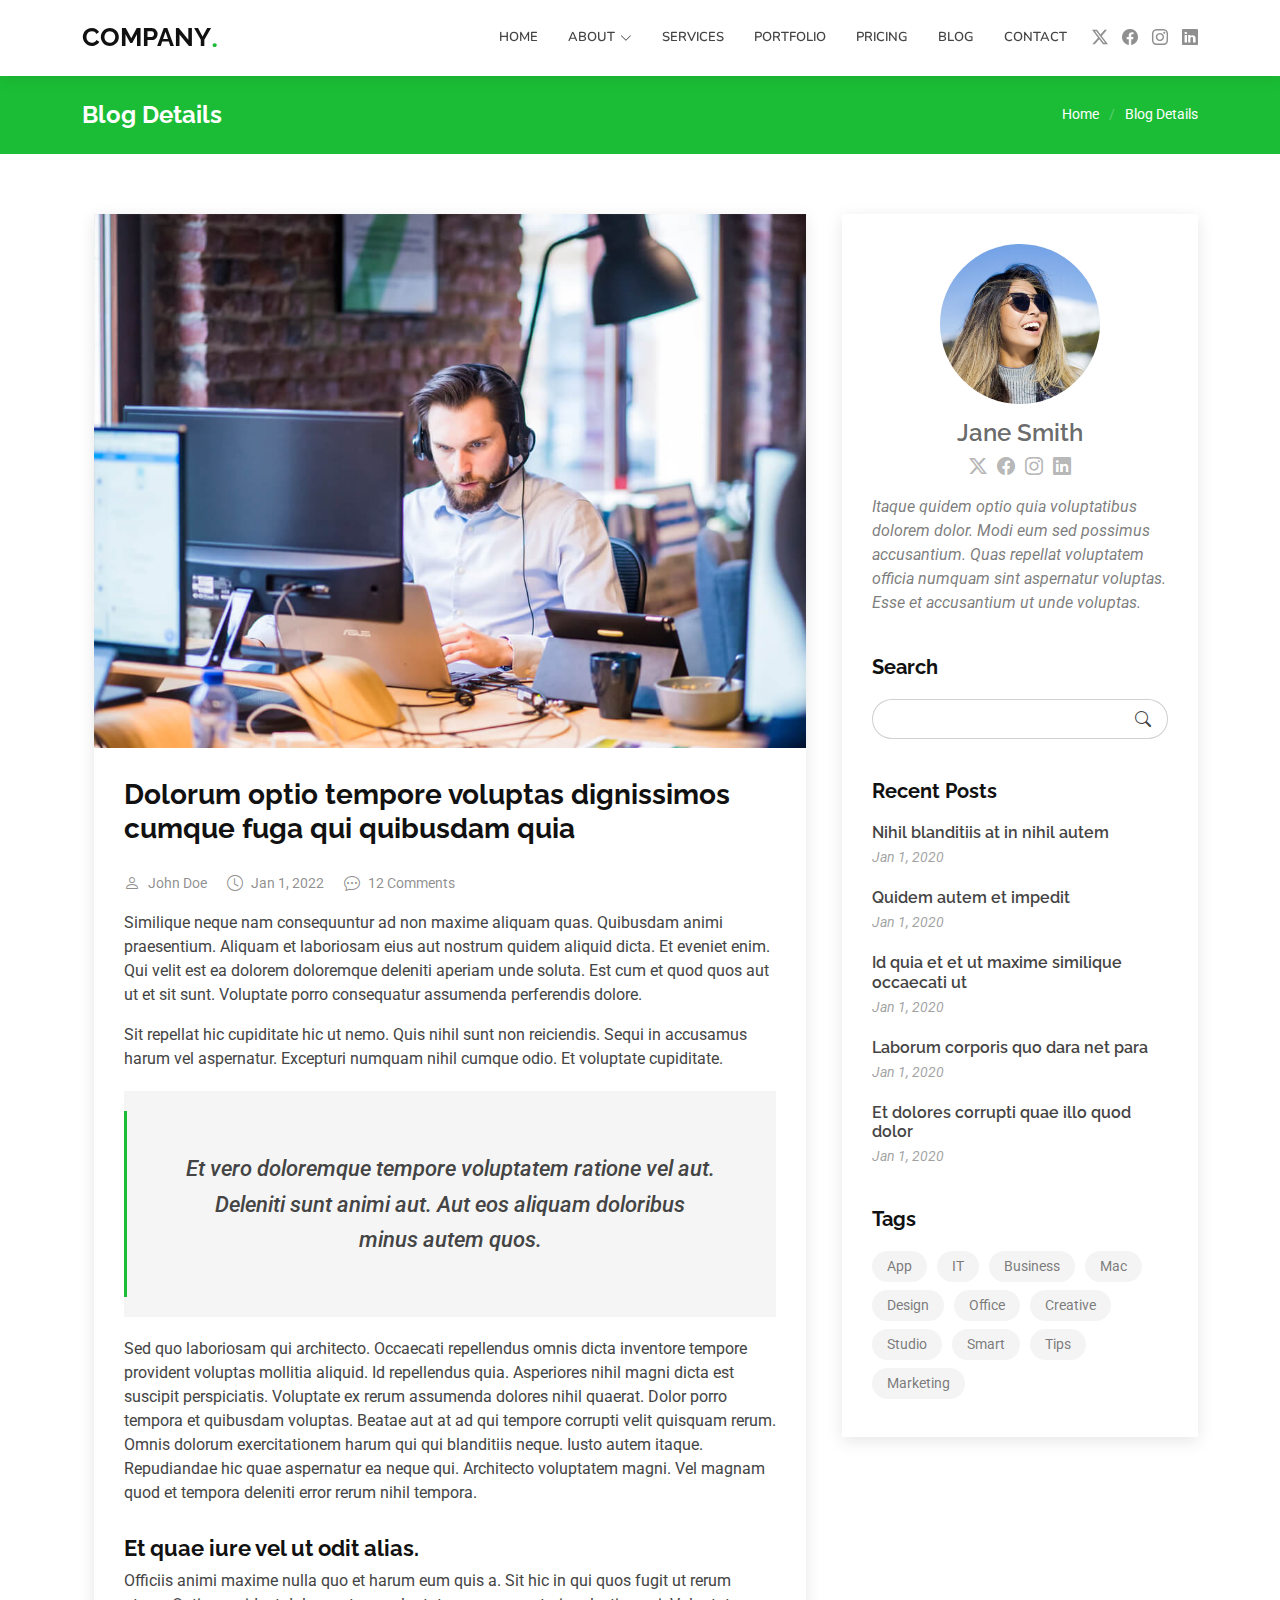
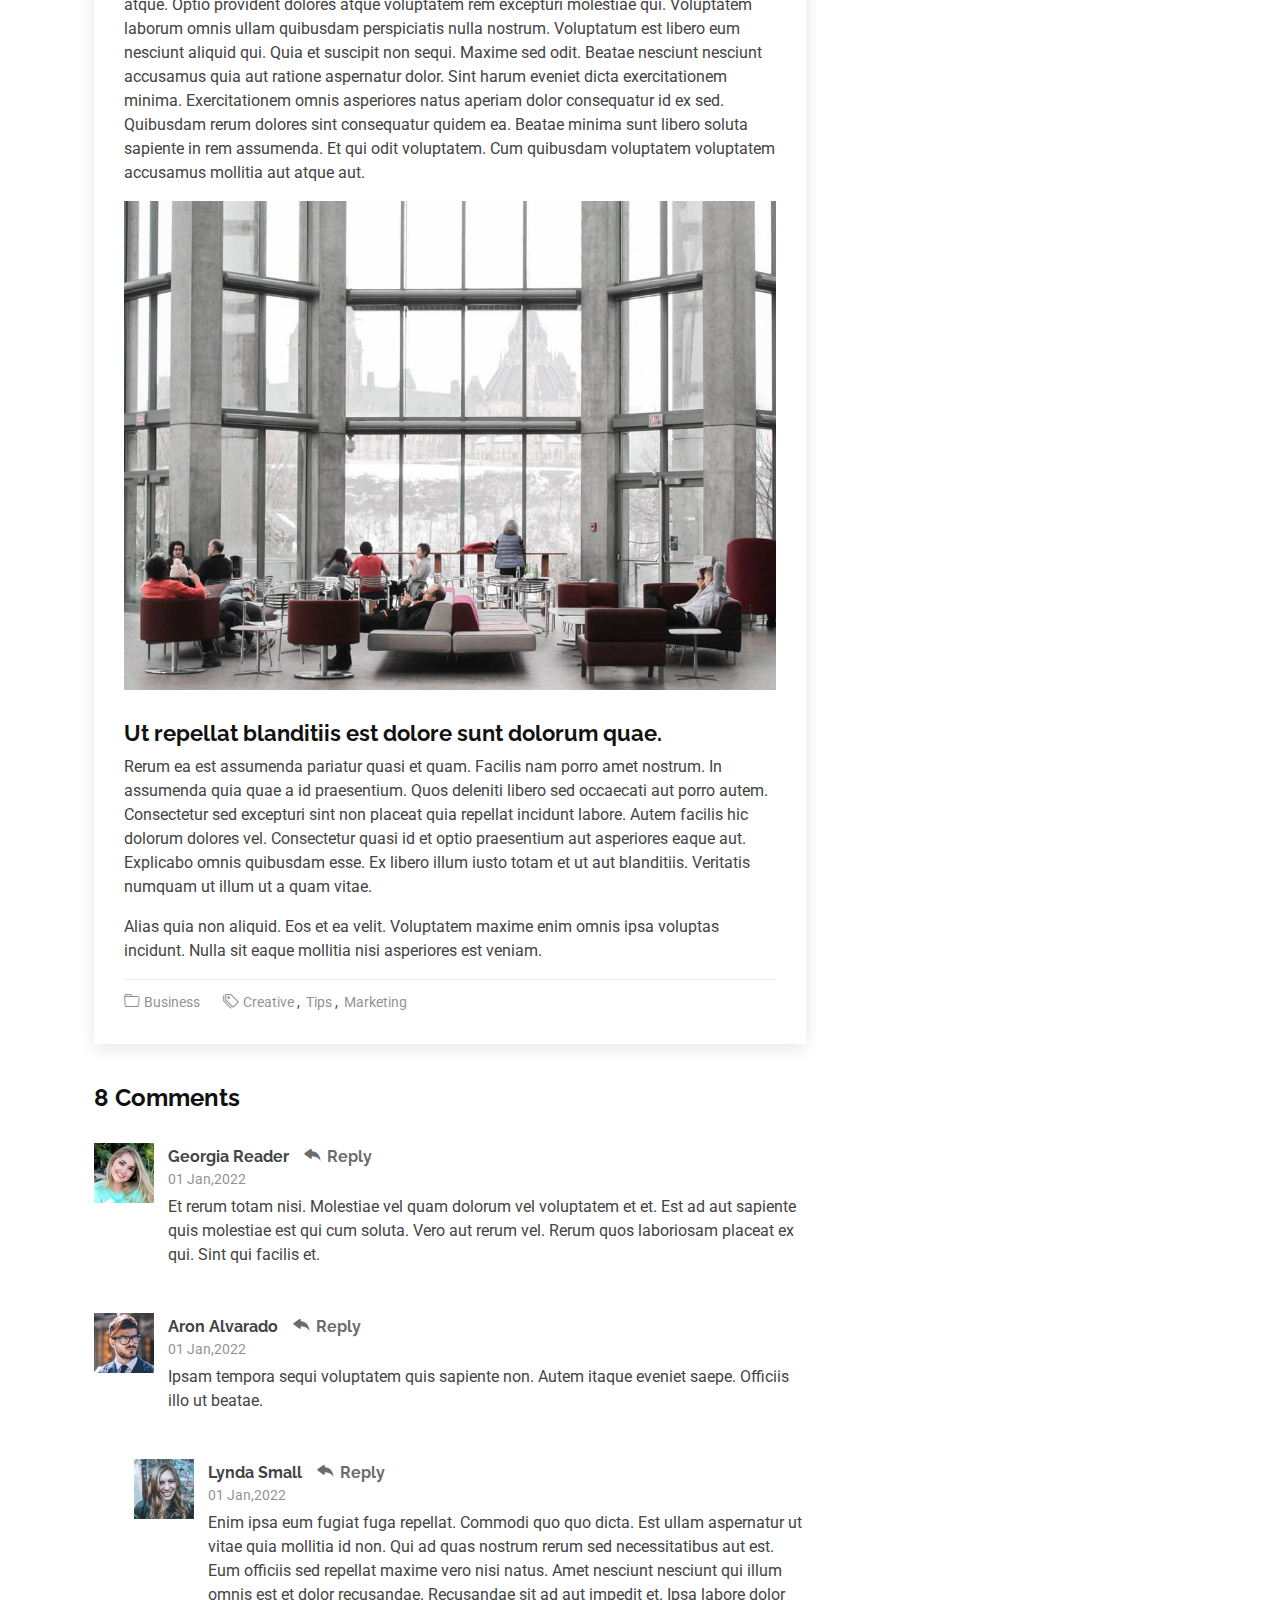
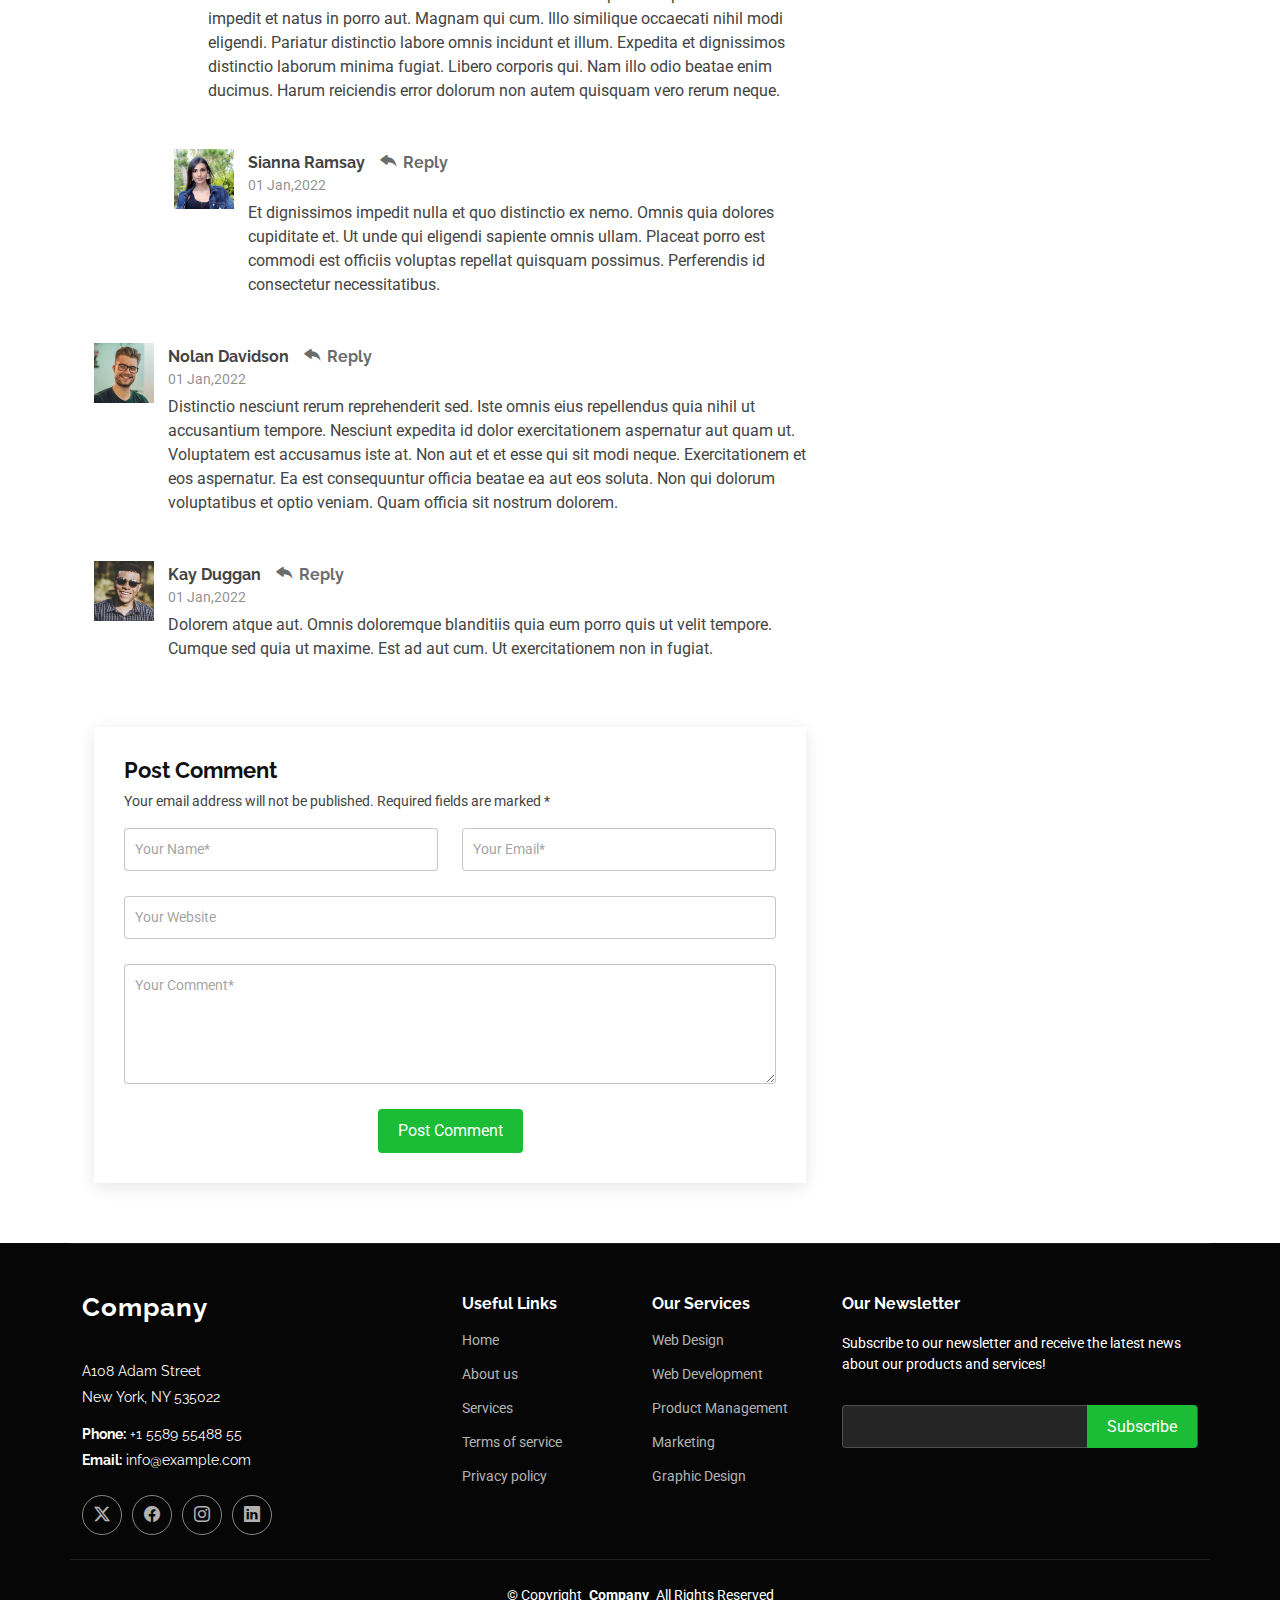
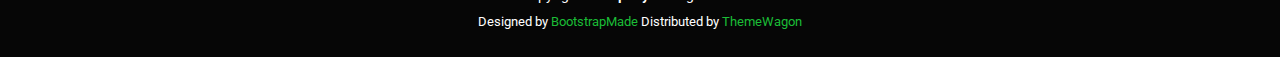
<file: reviewbook/public/template/blog-details.html>
<!DOCTYPE html>
<html lang="en">

<head>
  <meta charset="utf-8">
  <meta content="width=device-width, initial-scale=1.0" name="viewport">
  <title>Blog Details - Company Bootstrap Template</title>
  <meta name="description" content="">
  <meta name="keywords" content="">

  <!-- Favicons -->
  <link href="assets/img/favicon.png" rel="icon">
  <link href="assets/img/apple-touch-icon.png" rel="apple-touch-icon">

  <!-- Fonts -->
  <link href="https://fonts.googleapis.com" rel="preconnect">
  <link href="https://fonts.gstatic.com" rel="preconnect" crossorigin>
  <link href="https://fonts.googleapis.com/css2?family=Roboto:ital,wght@0,100;0,300;0,400;0,500;0,700;0,900;1,100;1,300;1,400;1,500;1,700;1,900&family=Raleway:ital,wght@0,100;0,200;0,300;0,400;0,500;0,600;0,700;0,800;0,900;1,100;1,200;1,300;1,400;1,500;1,600;1,700;1,800;1,900&family=Nunito:ital,wght@0,200;0,300;0,400;0,500;0,600;0,700;0,800;0,900;1,200;1,300;1,400;1,500;1,600;1,700;1,800;1,900&display=swap" rel="stylesheet">

  <!-- Vendor CSS Files -->
  <link href="assets/vendor/bootstrap/css/bootstrap.min.css" rel="stylesheet">
  <link href="assets/vendor/bootstrap-icons/bootstrap-icons.css" rel="stylesheet">
  <link href="assets/vendor/aos/aos.css" rel="stylesheet">
  <link href="assets/vendor/glightbox/css/glightbox.min.css" rel="stylesheet">
  <link href="assets/vendor/swiper/swiper-bundle.min.css" rel="stylesheet">

  <!-- Main CSS File -->
  <link href="assets/css/main.css" rel="stylesheet">

  <!-- =======================================================
  * Template Name: Company
  * Template URL: https://bootstrapmade.com/company-free-html-bootstrap-template/
  * Updated: Aug 07 2024 with Bootstrap v5.3.3
  * Author: BootstrapMade.com
  * License: https://bootstrapmade.com/license/
  ======================================================== -->
</head>

<body class="blog-details-page">

  <header id="header" class="header d-flex align-items-center sticky-top">
    <div class="container position-relative d-flex align-items-center">

      <a href="index.html" class="logo d-flex align-items-center me-auto">
        <!-- Uncomment the line below if you also wish to use an image logo -->
        <!-- <img src="assets/img/logo.png" alt=""> -->
        <h1 class="sitename">Company</h1><span>.</span>
      </a>

      <nav id="navmenu" class="navmenu">
        <ul>
          <li><a href="#hero">Home</a></li>
          <li class="dropdown"><a href="about.html"><span>About</span> <i class="bi bi-chevron-down toggle-dropdown"></i></a>
            <ul>
              <li><a href="team.html">Team</a></li>
              <li><a href="testimonials.html">Testimonials</a></li>
              <li class="dropdown"><a href="#"><span>Deep Dropdown</span> <i class="bi bi-chevron-down toggle-dropdown"></i></a>
                <ul>
                  <li><a href="#">Deep Dropdown 1</a></li>
                  <li><a href="#">Deep Dropdown 2</a></li>
                  <li><a href="#">Deep Dropdown 3</a></li>
                  <li><a href="#">Deep Dropdown 4</a></li>
                  <li><a href="#">Deep Dropdown 5</a></li>
                </ul>
              </li>
            </ul>
          </li>
          <li><a href="services.html">Services</a></li>
          <li><a href="portfolio.html">Portfolio</a></li>
          <li><a href="pricing.html">Pricing</a></li>
          <li><a href="blog.html">Blog</a></li>
          <li><a href="contact.html">Contact</a></li>
        </ul>
        <i class="mobile-nav-toggle d-xl-none bi bi-list"></i>
      </nav>

      <div class="header-social-links">
        <a href="#" class="twitter"><i class="bi bi-twitter-x"></i></a>
        <a href="#" class="facebook"><i class="bi bi-facebook"></i></a>
        <a href="#" class="instagram"><i class="bi bi-instagram"></i></a>
        <a href="#" class="linkedin"><i class="bi bi-linkedin"></i></a>
      </div>

    </div>
  </header>

  <main class="main">

    <!-- Page Title -->
    <div class="page-title accent-background">
      <div class="container d-lg-flex justify-content-between align-items-center">
        <h1 class="mb-2 mb-lg-0">Blog Details</h1>
        <nav class="breadcrumbs">
          <ol>
            <li><a href="index.html">Home</a></li>
            <li class="current">Blog Details</li>
          </ol>
        </nav>
      </div>
    </div><!-- End Page Title -->

    <div class="container">
      <div class="row">

        <div class="col-lg-8">

          <!-- Blog Details Section -->
          <section id="blog-details" class="blog-details section">
            <div class="container">

              <article class="article">

                <div class="post-img">
                  <img src="assets/img/blog/blog-1.jpg" alt="" class="img-fluid">
                </div>

                <h2 class="title">Dolorum optio tempore voluptas dignissimos cumque fuga qui quibusdam quia</h2>

                <div class="meta-top">
                  <ul>
                    <li class="d-flex align-items-center"><i class="bi bi-person"></i> <a href="blog-details.html">John Doe</a></li>
                    <li class="d-flex align-items-center"><i class="bi bi-clock"></i> <a href="blog-details.html"><time datetime="2020-01-01">Jan 1, 2022</time></a></li>
                    <li class="d-flex align-items-center"><i class="bi bi-chat-dots"></i> <a href="blog-details.html">12 Comments</a></li>
                  </ul>
                </div><!-- End meta top -->

                <div class="content">
                  <p>
                    Similique neque nam consequuntur ad non maxime aliquam quas. Quibusdam animi praesentium. Aliquam et laboriosam eius aut nostrum quidem aliquid dicta.
                    Et eveniet enim. Qui velit est ea dolorem doloremque deleniti aperiam unde soluta. Est cum et quod quos aut ut et sit sunt. Voluptate porro consequatur assumenda perferendis dolore.
                  </p>

                  <p>
                    Sit repellat hic cupiditate hic ut nemo. Quis nihil sunt non reiciendis. Sequi in accusamus harum vel aspernatur. Excepturi numquam nihil cumque odio. Et voluptate cupiditate.
                  </p>

                  <blockquote>
                    <p>
                      Et vero doloremque tempore voluptatem ratione vel aut. Deleniti sunt animi aut. Aut eos aliquam doloribus minus autem quos.
                    </p>
                  </blockquote>

                  <p>
                    Sed quo laboriosam qui architecto. Occaecati repellendus omnis dicta inventore tempore provident voluptas mollitia aliquid. Id repellendus quia. Asperiores nihil magni dicta est suscipit perspiciatis. Voluptate ex rerum assumenda dolores nihil quaerat.
                    Dolor porro tempora et quibusdam voluptas. Beatae aut at ad qui tempore corrupti velit quisquam rerum. Omnis dolorum exercitationem harum qui qui blanditiis neque.
                    Iusto autem itaque. Repudiandae hic quae aspernatur ea neque qui. Architecto voluptatem magni. Vel magnam quod et tempora deleniti error rerum nihil tempora.
                  </p>

                  <h3>Et quae iure vel ut odit alias.</h3>
                  <p>
                    Officiis animi maxime nulla quo et harum eum quis a. Sit hic in qui quos fugit ut rerum atque. Optio provident dolores atque voluptatem rem excepturi molestiae qui. Voluptatem laborum omnis ullam quibusdam perspiciatis nulla nostrum. Voluptatum est libero eum nesciunt aliquid qui.
                    Quia et suscipit non sequi. Maxime sed odit. Beatae nesciunt nesciunt accusamus quia aut ratione aspernatur dolor. Sint harum eveniet dicta exercitationem minima. Exercitationem omnis asperiores natus aperiam dolor consequatur id ex sed. Quibusdam rerum dolores sint consequatur quidem ea.
                    Beatae minima sunt libero soluta sapiente in rem assumenda. Et qui odit voluptatem. Cum quibusdam voluptatem voluptatem accusamus mollitia aut atque aut.
                  </p>
                  <img src="assets/img/blog/blog-inside-post.jpg" class="img-fluid" alt="">

                  <h3>Ut repellat blanditiis est dolore sunt dolorum quae.</h3>
                  <p>
                    Rerum ea est assumenda pariatur quasi et quam. Facilis nam porro amet nostrum. In assumenda quia quae a id praesentium. Quos deleniti libero sed occaecati aut porro autem. Consectetur sed excepturi sint non placeat quia repellat incidunt labore. Autem facilis hic dolorum dolores vel.
                    Consectetur quasi id et optio praesentium aut asperiores eaque aut. Explicabo omnis quibusdam esse. Ex libero illum iusto totam et ut aut blanditiis. Veritatis numquam ut illum ut a quam vitae.
                  </p>
                  <p>
                    Alias quia non aliquid. Eos et ea velit. Voluptatem maxime enim omnis ipsa voluptas incidunt. Nulla sit eaque mollitia nisi asperiores est veniam.
                  </p>

                </div><!-- End post content -->

                <div class="meta-bottom">
                  <i class="bi bi-folder"></i>
                  <ul class="cats">
                    <li><a href="#">Business</a></li>
                  </ul>

                  <i class="bi bi-tags"></i>
                  <ul class="tags">
                    <li><a href="#">Creative</a></li>
                    <li><a href="#">Tips</a></li>
                    <li><a href="#">Marketing</a></li>
                  </ul>
                </div><!-- End meta bottom -->

              </article>

            </div>
          </section><!-- /Blog Details Section -->

          <!-- Blog Comments Section -->
          <section id="blog-comments" class="blog-comments section">

            <div class="container">

              <h4 class="comments-count">8 Comments</h4>

              <div id="comment-1" class="comment">
                <div class="d-flex">
                  <div class="comment-img"><img src="assets/img/blog/comments-1.jpg" alt=""></div>
                  <div>
                    <h5><a href="">Georgia Reader</a> <a href="#" class="reply"><i class="bi bi-reply-fill"></i> Reply</a></h5>
                    <time datetime="2020-01-01">01 Jan,2022</time>
                    <p>
                      Et rerum totam nisi. Molestiae vel quam dolorum vel voluptatem et et. Est ad aut sapiente quis molestiae est qui cum soluta.
                      Vero aut rerum vel. Rerum quos laboriosam placeat ex qui. Sint qui facilis et.
                    </p>
                  </div>
                </div>
              </div><!-- End comment #1 -->

              <div id="comment-2" class="comment">
                <div class="d-flex">
                  <div class="comment-img"><img src="assets/img/blog/comments-2.jpg" alt=""></div>
                  <div>
                    <h5><a href="">Aron Alvarado</a> <a href="#" class="reply"><i class="bi bi-reply-fill"></i> Reply</a></h5>
                    <time datetime="2020-01-01">01 Jan,2022</time>
                    <p>
                      Ipsam tempora sequi voluptatem quis sapiente non. Autem itaque eveniet saepe. Officiis illo ut beatae.
                    </p>
                  </div>
                </div>

                <div id="comment-reply-1" class="comment comment-reply">
                  <div class="d-flex">
                    <div class="comment-img"><img src="assets/img/blog/comments-3.jpg" alt=""></div>
                    <div>
                      <h5><a href="">Lynda Small</a> <a href="#" class="reply"><i class="bi bi-reply-fill"></i> Reply</a></h5>
                      <time datetime="2020-01-01">01 Jan,2022</time>
                      <p>
                        Enim ipsa eum fugiat fuga repellat. Commodi quo quo dicta. Est ullam aspernatur ut vitae quia mollitia id non. Qui ad quas nostrum rerum sed necessitatibus aut est. Eum officiis sed repellat maxime vero nisi natus. Amet nesciunt nesciunt qui illum omnis est et dolor recusandae.

                        Recusandae sit ad aut impedit et. Ipsa labore dolor impedit et natus in porro aut. Magnam qui cum. Illo similique occaecati nihil modi eligendi. Pariatur distinctio labore omnis incidunt et illum. Expedita et dignissimos distinctio laborum minima fugiat.

                        Libero corporis qui. Nam illo odio beatae enim ducimus. Harum reiciendis error dolorum non autem quisquam vero rerum neque.
                      </p>
                    </div>
                  </div>

                  <div id="comment-reply-2" class="comment comment-reply">
                    <div class="d-flex">
                      <div class="comment-img"><img src="assets/img/blog/comments-4.jpg" alt=""></div>
                      <div>
                        <h5><a href="">Sianna Ramsay</a> <a href="#" class="reply"><i class="bi bi-reply-fill"></i> Reply</a></h5>
                        <time datetime="2020-01-01">01 Jan,2022</time>
                        <p>
                          Et dignissimos impedit nulla et quo distinctio ex nemo. Omnis quia dolores cupiditate et. Ut unde qui eligendi sapiente omnis ullam. Placeat porro est commodi est officiis voluptas repellat quisquam possimus. Perferendis id consectetur necessitatibus.
                        </p>
                      </div>
                    </div>

                  </div><!-- End comment reply #2-->

                </div><!-- End comment reply #1-->

              </div><!-- End comment #2-->

              <div id="comment-3" class="comment">
                <div class="d-flex">
                  <div class="comment-img"><img src="assets/img/blog/comments-5.jpg" alt=""></div>
                  <div>
                    <h5><a href="">Nolan Davidson</a> <a href="#" class="reply"><i class="bi bi-reply-fill"></i> Reply</a></h5>
                    <time datetime="2020-01-01">01 Jan,2022</time>
                    <p>
                      Distinctio nesciunt rerum reprehenderit sed. Iste omnis eius repellendus quia nihil ut accusantium tempore. Nesciunt expedita id dolor exercitationem aspernatur aut quam ut. Voluptatem est accusamus iste at.
                      Non aut et et esse qui sit modi neque. Exercitationem et eos aspernatur. Ea est consequuntur officia beatae ea aut eos soluta. Non qui dolorum voluptatibus et optio veniam. Quam officia sit nostrum dolorem.
                    </p>
                  </div>
                </div>

              </div><!-- End comment #3 -->

              <div id="comment-4" class="comment">
                <div class="d-flex">
                  <div class="comment-img"><img src="assets/img/blog/comments-6.jpg" alt=""></div>
                  <div>
                    <h5><a href="">Kay Duggan</a> <a href="#" class="reply"><i class="bi bi-reply-fill"></i> Reply</a></h5>
                    <time datetime="2020-01-01">01 Jan,2022</time>
                    <p>
                      Dolorem atque aut. Omnis doloremque blanditiis quia eum porro quis ut velit tempore. Cumque sed quia ut maxime. Est ad aut cum. Ut exercitationem non in fugiat.
                    </p>
                  </div>
                </div>

              </div><!-- End comment #4 -->

            </div>

          </section><!-- /Blog Comments Section -->

          <!-- Comment Form Section -->
          <section id="comment-form" class="comment-form section">
            <div class="container">

              <form action="">

                <h4>Post Comment</h4>
                <p>Your email address will not be published. Required fields are marked * </p>
                <div class="row">
                  <div class="col-md-6 form-group">
                    <input name="name" type="text" class="form-control" placeholder="Your Name*">
                  </div>
                  <div class="col-md-6 form-group">
                    <input name="email" type="text" class="form-control" placeholder="Your Email*">
                  </div>
                </div>
                <div class="row">
                  <div class="col form-group">
                    <input name="website" type="text" class="form-control" placeholder="Your Website">
                  </div>
                </div>
                <div class="row">
                  <div class="col form-group">
                    <textarea name="comment" class="form-control" placeholder="Your Comment*"></textarea>
                  </div>
                </div>

                <div class="text-center">
                  <button type="submit" class="btn btn-primary">Post Comment</button>
                </div>

              </form>

            </div>
          </section><!-- /Comment Form Section -->

        </div>

        <div class="col-lg-4 sidebar">

          <div class="widgets-container">

            <!-- Blog Author Widget -->
            <div class="blog-author-widget widget-item">

              <div class="d-flex flex-column align-items-center">
                <img src="assets/img/blog/blog-author.jpg" class="rounded-circle flex-shrink-0" alt="">
                <h4>Jane Smith</h4>
                <div class="social-links">
                  <a href="https://x.com/#"><i class="bi bi-twitter-x"></i></a>
                  <a href="https://facebook.com/#"><i class="bi bi-facebook"></i></a>
                  <a href="https://instagram.com/#"><i class="biu bi-instagram"></i></a>
                  <a href="https://instagram.com/#"><i class="biu bi-linkedin"></i></a>
                </div>

                <p>
                  Itaque quidem optio quia voluptatibus dolorem dolor. Modi eum sed possimus accusantium. Quas repellat voluptatem officia numquam sint aspernatur voluptas. Esse et accusantium ut unde voluptas.
                </p>

              </div>
            </div><!--/Blog Author Widget -->

            <!-- Search Widget -->
            <div class="search-widget widget-item">

              <h3 class="widget-title">Search</h3>
              <form action="">
                <input type="text">
                <button type="submit" title="Search"><i class="bi bi-search"></i></button>
              </form>

            </div><!--/Search Widget -->

            <!-- Recent Posts Widget -->
            <div class="recent-posts-widget widget-item">

              <h3 class="widget-title">Recent Posts</h3>

              <div class="post-item">
                <h4><a href="blog-details.html">Nihil blanditiis at in nihil autem</a></h4>
                <time datetime="2020-01-01">Jan 1, 2020</time>
              </div><!-- End recent post item-->

              <div class="post-item">
                <h4><a href="blog-details.html">Quidem autem et impedit</a></h4>
                <time datetime="2020-01-01">Jan 1, 2020</time>
              </div><!-- End recent post item-->

              <div class="post-item">
                <h4><a href="blog-details.html">Id quia et et ut maxime similique occaecati ut</a></h4>
                <time datetime="2020-01-01">Jan 1, 2020</time>
              </div><!-- End recent post item-->

              <div class="post-item">
                <h4><a href="blog-details.html">Laborum corporis quo dara net para</a></h4>
                <time datetime="2020-01-01">Jan 1, 2020</time>
              </div><!-- End recent post item-->

              <div class="post-item">
                <h4><a href="blog-details.html">Et dolores corrupti quae illo quod dolor</a></h4>
                <time datetime="2020-01-01">Jan 1, 2020</time>
              </div><!-- End recent post item-->

            </div><!--/Recent Posts Widget -->

            <!-- Tags Widget -->
            <div class="tags-widget widget-item">

              <h3 class="widget-title">Tags</h3>
              <ul>
                <li><a href="#">App</a></li>
                <li><a href="#">IT</a></li>
                <li><a href="#">Business</a></li>
                <li><a href="#">Mac</a></li>
                <li><a href="#">Design</a></li>
                <li><a href="#">Office</a></li>
                <li><a href="#">Creative</a></li>
                <li><a href="#">Studio</a></li>
                <li><a href="#">Smart</a></li>
                <li><a href="#">Tips</a></li>
                <li><a href="#">Marketing</a></li>
              </ul>

            </div><!--/Tags Widget -->

          </div>

        </div>

      </div>
    </div>

  </main>

  <footer id="footer" class="footer dark-background">

    <div class="container footer-top">
      <div class="row gy-4">
        <div class="col-lg-4 col-md-6 footer-about">
          <a href="index.html" class="logo d-flex align-items-center">
            <span class="sitename">Company</span>
          </a>
          <div class="footer-contact pt-3">
            <p>A108 Adam Street</p>
            <p>New York, NY 535022</p>
            <p class="mt-3"><strong>Phone:</strong> <span>+1 5589 55488 55</span></p>
            <p><strong>Email:</strong> <span>info@example.com</span></p>
          </div>
          <div class="social-links d-flex mt-4">
            <a href=""><i class="bi bi-twitter-x"></i></a>
            <a href=""><i class="bi bi-facebook"></i></a>
            <a href=""><i class="bi bi-instagram"></i></a>
            <a href=""><i class="bi bi-linkedin"></i></a>
          </div>
        </div>

        <div class="col-lg-2 col-md-3 footer-links">
          <h4>Useful Links</h4>
          <ul>
            <li><a href="#">Home</a></li>
            <li><a href="#">About us</a></li>
            <li><a href="#">Services</a></li>
            <li><a href="#">Terms of service</a></li>
            <li><a href="#">Privacy policy</a></li>
          </ul>
        </div>

        <div class="col-lg-2 col-md-3 footer-links">
          <h4>Our Services</h4>
          <ul>
            <li><a href="#">Web Design</a></li>
            <li><a href="#">Web Development</a></li>
            <li><a href="#">Product Management</a></li>
            <li><a href="#">Marketing</a></li>
            <li><a href="#">Graphic Design</a></li>
          </ul>
        </div>

        <div class="col-lg-4 col-md-12 footer-newsletter">
          <h4>Our Newsletter</h4>
          <p>Subscribe to our newsletter and receive the latest news about our products and services!</p>
          <form action="forms/newsletter.php" method="post" class="php-email-form">
            <div class="newsletter-form"><input type="email" name="email"><input type="submit" value="Subscribe"></div>
            <div class="loading">Loading</div>
            <div class="error-message"></div>
            <div class="sent-message">Your subscription request has been sent. Thank you!</div>
          </form>
        </div>

      </div>
    </div>

    <div class="container copyright text-center mt-4">
      <p>© <span>Copyright</span> <strong class="px-1 sitename">Company</strong> <span>All Rights Reserved</span></p>
      <div class="credits">
        <!-- All the links in the footer should remain intact. -->
        <!-- You can delete the links only if you've purchased the pro version. -->
        <!-- Licensing information: https://bootstrapmade.com/license/ -->
        <!-- Purchase the pro version with working PHP/AJAX contact form: [buy-url] -->
        Designed by <a href="https://bootstrapmade.com/">BootstrapMade</a> Distributed by <a href=“https://themewagon.com>ThemeWagon
      </div>
    </div>

  </footer>

  <!-- Scroll Top -->
  <a href="#" id="scroll-top" class="scroll-top d-flex align-items-center justify-content-center"><i class="bi bi-arrow-up-short"></i></a>

  <!-- Preloader -->
  <div id="preloader"></div>

  <!-- Vendor JS Files -->
  <script src="assets/vendor/bootstrap/js/bootstrap.bundle.min.js"></script>
  <script src="assets/vendor/php-email-form/validate.js"></script>
  <script src="assets/vendor/aos/aos.js"></script>
  <script src="assets/vendor/glightbox/js/glightbox.min.js"></script>
  <script src="assets/vendor/imagesloaded/imagesloaded.pkgd.min.js"></script>
  <script src="assets/vendor/isotope-layout/isotope.pkgd.min.js"></script>
  <script src="assets/vendor/waypoints/noframework.waypoints.js"></script>
  <script src="assets/vendor/swiper/swiper-bundle.min.js"></script>

  <!-- Main JS File -->
  <script src="assets/js/main.js"></script>

</body>

</html>
</file>
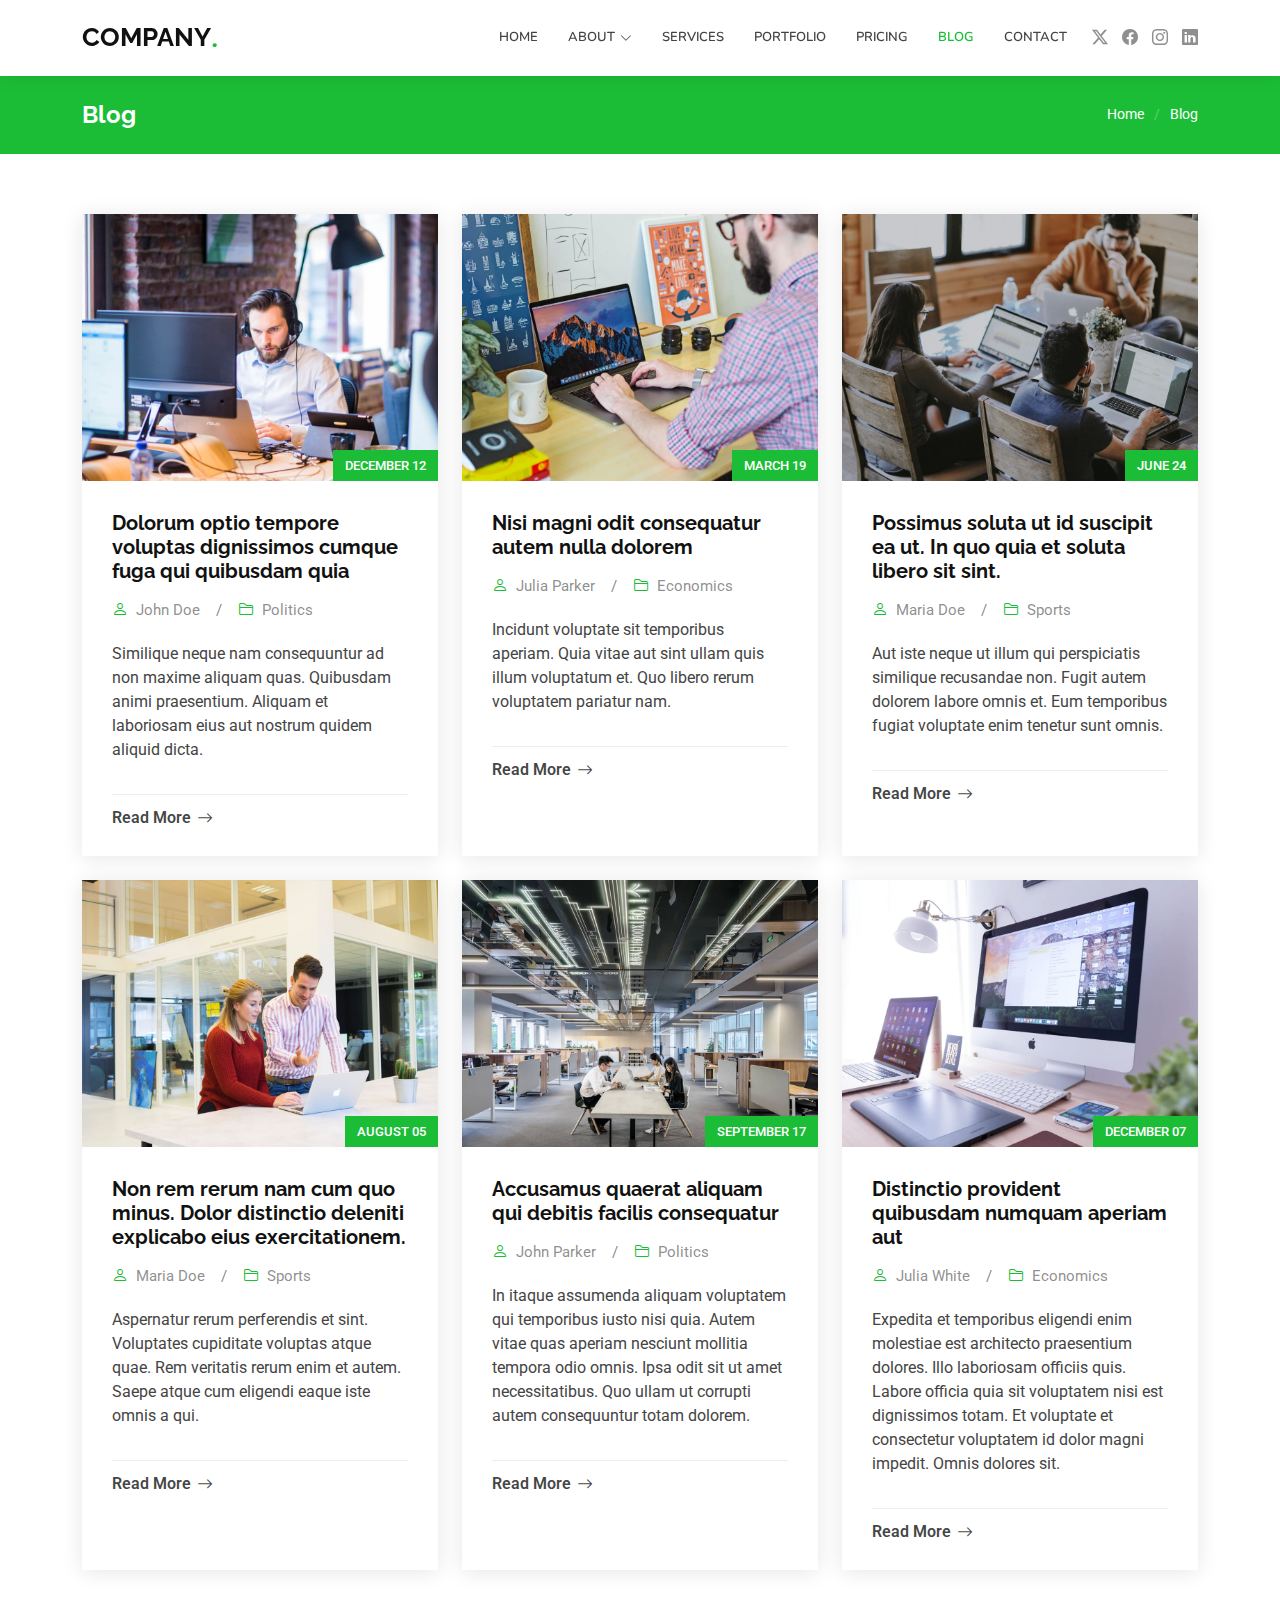
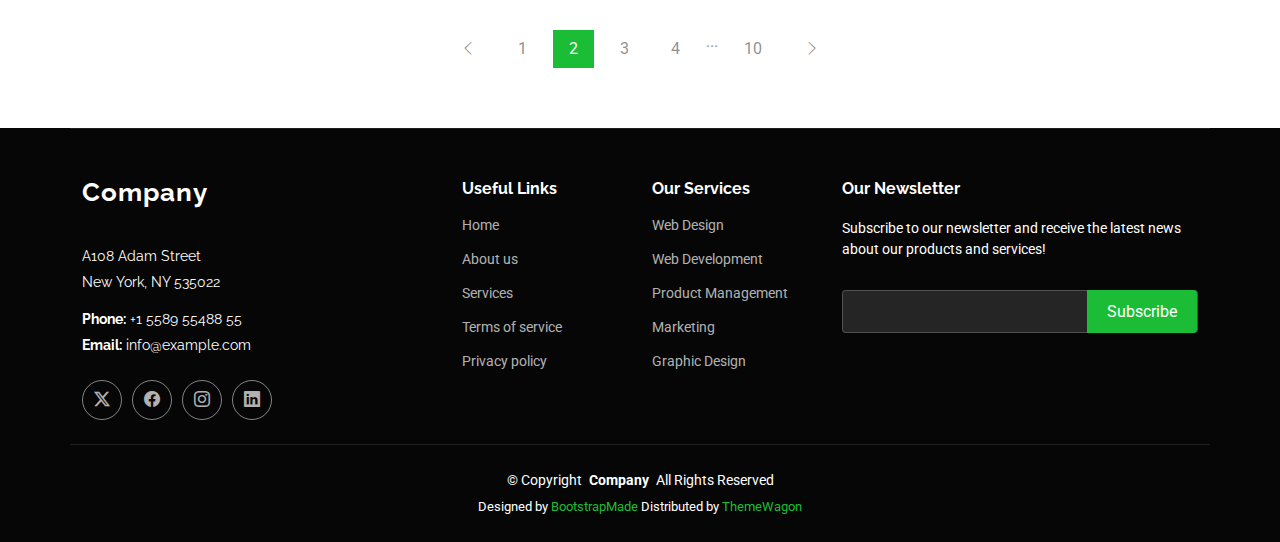
<file: reviewbook/public/template/blog.html>
<!DOCTYPE html>
<html lang="en">

<head>
  <meta charset="utf-8">
  <meta content="width=device-width, initial-scale=1.0" name="viewport">
  <title>Blog - Company Bootstrap Template</title>
  <meta name="description" content="">
  <meta name="keywords" content="">

  <!-- Favicons -->
  <link href="assets/img/favicon.png" rel="icon">
  <link href="assets/img/apple-touch-icon.png" rel="apple-touch-icon">

  <!-- Fonts -->
  <link href="https://fonts.googleapis.com" rel="preconnect">
  <link href="https://fonts.gstatic.com" rel="preconnect" crossorigin>
  <link href="https://fonts.googleapis.com/css2?family=Roboto:ital,wght@0,100;0,300;0,400;0,500;0,700;0,900;1,100;1,300;1,400;1,500;1,700;1,900&family=Raleway:ital,wght@0,100;0,200;0,300;0,400;0,500;0,600;0,700;0,800;0,900;1,100;1,200;1,300;1,400;1,500;1,600;1,700;1,800;1,900&family=Nunito:ital,wght@0,200;0,300;0,400;0,500;0,600;0,700;0,800;0,900;1,200;1,300;1,400;1,500;1,600;1,700;1,800;1,900&display=swap" rel="stylesheet">

  <!-- Vendor CSS Files -->
  <link href="assets/vendor/bootstrap/css/bootstrap.min.css" rel="stylesheet">
  <link href="assets/vendor/bootstrap-icons/bootstrap-icons.css" rel="stylesheet">
  <link href="assets/vendor/aos/aos.css" rel="stylesheet">
  <link href="assets/vendor/glightbox/css/glightbox.min.css" rel="stylesheet">
  <link href="assets/vendor/swiper/swiper-bundle.min.css" rel="stylesheet">

  <!-- Main CSS File -->
  <link href="assets/css/main.css" rel="stylesheet">

  <!-- =======================================================
  * Template Name: Company
  * Template URL: https://bootstrapmade.com/company-free-html-bootstrap-template/
  * Updated: Aug 07 2024 with Bootstrap v5.3.3
  * Author: BootstrapMade.com
  * License: https://bootstrapmade.com/license/
  ======================================================== -->
</head>

<body class="blog-page">

  <header id="header" class="header d-flex align-items-center sticky-top">
    <div class="container position-relative d-flex align-items-center">

      <a href="index.html" class="logo d-flex align-items-center me-auto">
        <!-- Uncomment the line below if you also wish to use an image logo -->
        <!-- <img src="assets/img/logo.png" alt=""> -->
        <h1 class="sitename">Company</h1><span>.</span>
      </a>

      <nav id="navmenu" class="navmenu">
        <ul>
          <li><a href="#hero">Home</a></li>
          <li class="dropdown"><a href="about.html"><span>About</span> <i class="bi bi-chevron-down toggle-dropdown"></i></a>
            <ul>
              <li><a href="team.html">Team</a></li>
              <li><a href="testimonials.html">Testimonials</a></li>
              <li class="dropdown"><a href="#"><span>Deep Dropdown</span> <i class="bi bi-chevron-down toggle-dropdown"></i></a>
                <ul>
                  <li><a href="#">Deep Dropdown 1</a></li>
                  <li><a href="#">Deep Dropdown 2</a></li>
                  <li><a href="#">Deep Dropdown 3</a></li>
                  <li><a href="#">Deep Dropdown 4</a></li>
                  <li><a href="#">Deep Dropdown 5</a></li>
                </ul>
              </li>
            </ul>
          </li>
          <li><a href="services.html">Services</a></li>
          <li><a href="portfolio.html">Portfolio</a></li>
          <li><a href="pricing.html">Pricing</a></li>
          <li><a href="blog.html" class="active">Blog</a></li>
          <li><a href="contact.html">Contact</a></li>
        </ul>
        <i class="mobile-nav-toggle d-xl-none bi bi-list"></i>
      </nav>

      <div class="header-social-links">
        <a href="#" class="twitter"><i class="bi bi-twitter-x"></i></a>
        <a href="#" class="facebook"><i class="bi bi-facebook"></i></a>
        <a href="#" class="instagram"><i class="bi bi-instagram"></i></a>
        <a href="#" class="linkedin"><i class="bi bi-linkedin"></i></a>
      </div>

    </div>
  </header>

  <main class="main">

    <!-- Page Title -->
    <div class="page-title accent-background">
      <div class="container d-lg-flex justify-content-between align-items-center">
        <h1 class="mb-2 mb-lg-0">Blog</h1>
        <nav class="breadcrumbs">
          <ol>
            <li><a href="index.html">Home</a></li>
            <li class="current">Blog</li>
          </ol>
        </nav>
      </div>
    </div><!-- End Page Title -->

    <!-- Blog Posts Section -->
    <section id="blog-posts" class="blog-posts section">

      <div class="container">
        <div class="row gy-4">

          <div class="col-lg-4">
            <article class="position-relative h-100">

              <div class="post-img position-relative overflow-hidden">
                <img src="assets/img/blog/blog-1.jpg" class="img-fluid" alt="">
                <span class="post-date">December 12</span>
              </div>

              <div class="post-content d-flex flex-column">

                <h3 class="post-title">Dolorum optio tempore voluptas dignissimos cumque fuga qui quibusdam quia</h3>

                <div class="meta d-flex align-items-center">
                  <div class="d-flex align-items-center">
                    <i class="bi bi-person"></i> <span class="ps-2">John Doe</span>
                  </div>
                  <span class="px-3 text-black-50">/</span>
                  <div class="d-flex align-items-center">
                    <i class="bi bi-folder2"></i> <span class="ps-2">Politics</span>
                  </div>
                </div>

                <p>
                  Similique neque nam consequuntur ad non maxime aliquam quas. Quibusdam animi praesentium. Aliquam et laboriosam eius aut nostrum quidem aliquid dicta.
                </p>

                <hr>

                <a href="blog-details.html" class="readmore stretched-link"><span>Read More</span><i class="bi bi-arrow-right"></i></a>

              </div>

            </article>
          </div><!-- End post list item -->

          <div class="col-lg-4">
            <article class="position-relative h-100">

              <div class="post-img position-relative overflow-hidden">
                <img src="assets/img/blog/blog-2.jpg" class="img-fluid" alt="">
                <span class="post-date">March 19</span>
              </div>

              <div class="post-content d-flex flex-column">

                <h3 class="post-title">Nisi magni odit consequatur autem nulla dolorem</h3>

                <div class="meta d-flex align-items-center">
                  <div class="d-flex align-items-center">
                    <i class="bi bi-person"></i> <span class="ps-2">Julia Parker</span>
                  </div>
                  <span class="px-3 text-black-50">/</span>
                  <div class="d-flex align-items-center">
                    <i class="bi bi-folder2"></i> <span class="ps-2">Economics</span>
                  </div>
                </div>

                <p>
                  Incidunt voluptate sit temporibus aperiam. Quia vitae aut sint ullam quis illum voluptatum et. Quo libero rerum voluptatem pariatur nam.
                </p>

                <hr>

                <a href="blog-details.html" class="readmore stretched-link"><span>Read More</span><i class="bi bi-arrow-right"></i></a>

              </div>

            </article>
          </div><!-- End post list item -->

          <div class="col-lg-4">
            <article class="position-relative h-100">

              <div class="post-img position-relative overflow-hidden">
                <img src="assets/img/blog/blog-3.jpg" class="img-fluid" alt="">
                <span class="post-date">June 24</span>
              </div>

              <div class="post-content d-flex flex-column">

                <h3 class="post-title">Possimus soluta ut id suscipit ea ut. In quo quia et soluta libero sit sint.</h3>

                <div class="meta d-flex align-items-center">
                  <div class="d-flex align-items-center">
                    <i class="bi bi-person"></i> <span class="ps-2">Maria Doe</span>
                  </div>
                  <span class="px-3 text-black-50">/</span>
                  <div class="d-flex align-items-center">
                    <i class="bi bi-folder2"></i> <span class="ps-2">Sports</span>
                  </div>
                </div>

                <p>
                  Aut iste neque ut illum qui perspiciatis similique recusandae non. Fugit autem dolorem labore omnis et. Eum temporibus fugiat voluptate enim tenetur sunt omnis.
                </p>

                <hr>

                <a href="blog-details.html" class="readmore stretched-link"><span>Read More</span><i class="bi bi-arrow-right"></i></a>

              </div>

            </article>
          </div><!-- End post list item -->

          <div class="col-lg-4">
            <article class="position-relative h-100">

              <div class="post-img position-relative overflow-hidden">
                <img src="assets/img/blog/blog-4.jpg" class="img-fluid" alt="">
                <span class="post-date">August 05</span>
              </div>

              <div class="post-content d-flex flex-column">

                <h3 class="post-title">Non rem rerum nam cum quo minus. Dolor distinctio deleniti explicabo eius exercitationem.</h3>

                <div class="meta d-flex align-items-center">
                  <div class="d-flex align-items-center">
                    <i class="bi bi-person"></i> <span class="ps-2">Maria Doe</span>
                  </div>
                  <span class="px-3 text-black-50">/</span>
                  <div class="d-flex align-items-center">
                    <i class="bi bi-folder2"></i> <span class="ps-2">Sports</span>
                  </div>
                </div>

                <p>
                  Aspernatur rerum perferendis et sint. Voluptates cupiditate voluptas atque quae. Rem veritatis rerum enim et autem. Saepe atque cum eligendi eaque iste omnis a qui.
                </p>

                <hr>

                <a href="blog-details.html" class="readmore stretched-link"><span>Read More</span><i class="bi bi-arrow-right"></i></a>

              </div>

            </article>
          </div><!-- End post list item -->

          <div class="col-lg-4">
            <article class="position-relative h-100">

              <div class="post-img position-relative overflow-hidden">
                <img src="assets/img/blog/blog-5.jpg" class="img-fluid" alt="">
                <span class="post-date">September 17</span>
              </div>

              <div class="post-content d-flex flex-column">

                <h3 class="post-title">Accusamus quaerat aliquam qui debitis facilis consequatur</h3>

                <div class="meta d-flex align-items-center">
                  <div class="d-flex align-items-center">
                    <i class="bi bi-person"></i> <span class="ps-2">John Parker</span>
                  </div>
                  <span class="px-3 text-black-50">/</span>
                  <div class="d-flex align-items-center">
                    <i class="bi bi-folder2"></i> <span class="ps-2">Politics</span>
                  </div>
                </div>

                <p>
                  In itaque assumenda aliquam voluptatem qui temporibus iusto nisi quia. Autem vitae quas aperiam nesciunt mollitia tempora odio omnis. Ipsa odit sit ut amet necessitatibus. Quo ullam ut corrupti autem consequuntur totam dolorem.
                </p>

                <hr>

                <a href="blog-details.html" class="readmore stretched-link"><span>Read More</span><i class="bi bi-arrow-right"></i></a>

              </div>

            </article>
          </div><!-- End post list item -->

          <div class="col-lg-4">
            <article class="position-relative h-100">

              <div class="post-img position-relative overflow-hidden">
                <img src="assets/img/blog/blog-6.jpg" class="img-fluid" alt="">
                <span class="post-date">December 07</span>
              </div>

              <div class="post-content d-flex flex-column">

                <h3 class="post-title">Distinctio provident quibusdam numquam aperiam aut</h3>

                <div class="meta d-flex align-items-center">
                  <div class="d-flex align-items-center">
                    <i class="bi bi-person"></i> <span class="ps-2">Julia White</span>
                  </div>
                  <span class="px-3 text-black-50">/</span>
                  <div class="d-flex align-items-center">
                    <i class="bi bi-folder2"></i> <span class="ps-2">Economics</span>
                  </div>
                </div>

                <p>
                  Expedita et temporibus eligendi enim molestiae est architecto praesentium dolores. Illo laboriosam officiis quis. Labore officia quia sit voluptatem nisi est dignissimos totam. Et voluptate et consectetur voluptatem id dolor magni impedit. Omnis dolores sit.
                </p>

                <hr>

                <a href="blog-details.html" class="readmore stretched-link"><span>Read More</span><i class="bi bi-arrow-right"></i></a>

              </div>

            </article>
          </div><!-- End post list item -->

        </div>
      </div>

    </section><!-- /Blog Posts Section -->

    <!-- Blog Pagination Section -->
    <section id="blog-pagination" class="blog-pagination section">

      <div class="container">
        <div class="d-flex justify-content-center">
          <ul>
            <li><a href="#"><i class="bi bi-chevron-left"></i></a></li>
            <li><a href="#">1</a></li>
            <li><a href="#" class="active">2</a></li>
            <li><a href="#">3</a></li>
            <li><a href="#">4</a></li>
            <li>...</li>
            <li><a href="#">10</a></li>
            <li><a href="#"><i class="bi bi-chevron-right"></i></a></li>
          </ul>
        </div>
      </div>

    </section><!-- /Blog Pagination Section -->

  </main>

  <footer id="footer" class="footer dark-background">

    <div class="container footer-top">
      <div class="row gy-4">
        <div class="col-lg-4 col-md-6 footer-about">
          <a href="index.html" class="logo d-flex align-items-center">
            <span class="sitename">Company</span>
          </a>
          <div class="footer-contact pt-3">
            <p>A108 Adam Street</p>
            <p>New York, NY 535022</p>
            <p class="mt-3"><strong>Phone:</strong> <span>+1 5589 55488 55</span></p>
            <p><strong>Email:</strong> <span>info@example.com</span></p>
          </div>
          <div class="social-links d-flex mt-4">
            <a href=""><i class="bi bi-twitter-x"></i></a>
            <a href=""><i class="bi bi-facebook"></i></a>
            <a href=""><i class="bi bi-instagram"></i></a>
            <a href=""><i class="bi bi-linkedin"></i></a>
          </div>
        </div>

        <div class="col-lg-2 col-md-3 footer-links">
          <h4>Useful Links</h4>
          <ul>
            <li><a href="#">Home</a></li>
            <li><a href="#">About us</a></li>
            <li><a href="#">Services</a></li>
            <li><a href="#">Terms of service</a></li>
            <li><a href="#">Privacy policy</a></li>
          </ul>
        </div>

        <div class="col-lg-2 col-md-3 footer-links">
          <h4>Our Services</h4>
          <ul>
            <li><a href="#">Web Design</a></li>
            <li><a href="#">Web Development</a></li>
            <li><a href="#">Product Management</a></li>
            <li><a href="#">Marketing</a></li>
            <li><a href="#">Graphic Design</a></li>
          </ul>
        </div>

        <div class="col-lg-4 col-md-12 footer-newsletter">
          <h4>Our Newsletter</h4>
          <p>Subscribe to our newsletter and receive the latest news about our products and services!</p>
          <form action="forms/newsletter.php" method="post" class="php-email-form">
            <div class="newsletter-form"><input type="email" name="email"><input type="submit" value="Subscribe"></div>
            <div class="loading">Loading</div>
            <div class="error-message"></div>
            <div class="sent-message">Your subscription request has been sent. Thank you!</div>
          </form>
        </div>

      </div>
    </div>

    <div class="container copyright text-center mt-4">
      <p>© <span>Copyright</span> <strong class="px-1 sitename">Company</strong> <span>All Rights Reserved</span></p>
      <div class="credits">
        <!-- All the links in the footer should remain intact. -->
        <!-- You can delete the links only if you've purchased the pro version. -->
        <!-- Licensing information: https://bootstrapmade.com/license/ -->
        <!-- Purchase the pro version with working PHP/AJAX contact form: [buy-url] -->
        Designed by <a href="https://bootstrapmade.com/">BootstrapMade</a> Distributed by <a href=“https://themewagon.com>ThemeWagon
      </div>
    </div>

  </footer>

  <!-- Scroll Top -->
  <a href="#" id="scroll-top" class="scroll-top d-flex align-items-center justify-content-center"><i class="bi bi-arrow-up-short"></i></a>

  <!-- Preloader -->
  <div id="preloader"></div>

  <!-- Vendor JS Files -->
  <script src="assets/vendor/bootstrap/js/bootstrap.bundle.min.js"></script>
  <script src="assets/vendor/php-email-form/validate.js"></script>
  <script src="assets/vendor/aos/aos.js"></script>
  <script src="assets/vendor/glightbox/js/glightbox.min.js"></script>
  <script src="assets/vendor/imagesloaded/imagesloaded.pkgd.min.js"></script>
  <script src="assets/vendor/isotope-layout/isotope.pkgd.min.js"></script>
  <script src="assets/vendor/waypoints/noframework.waypoints.js"></script>
  <script src="assets/vendor/swiper/swiper-bundle.min.js"></script>

  <!-- Main JS File -->
  <script src="assets/js/main.js"></script>

</body>

</html>
</file>
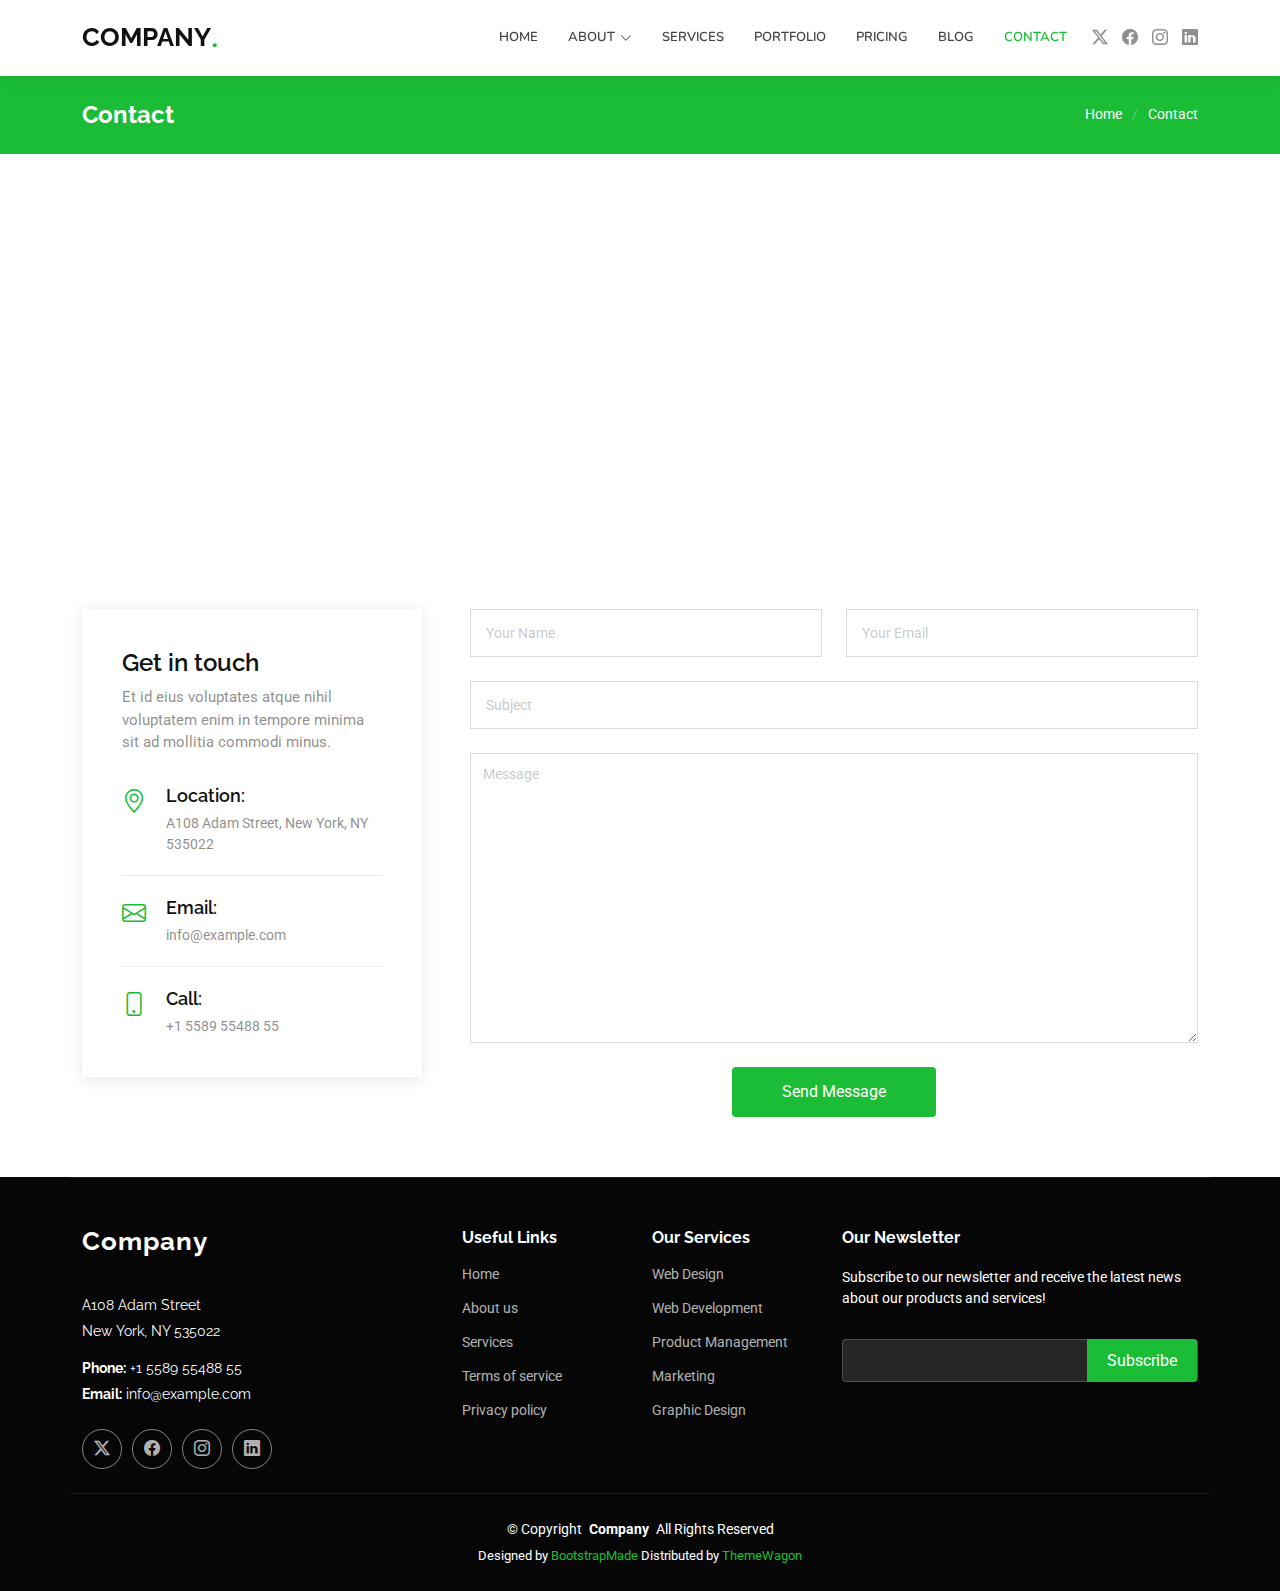
<file: reviewbook/public/template/contact.html>
<!DOCTYPE html>
<html lang="en">

<head>
  <meta charset="utf-8">
  <meta content="width=device-width, initial-scale=1.0" name="viewport">
  <title>Contact - Company Bootstrap Template</title>
  <meta name="description" content="">
  <meta name="keywords" content="">

  <!-- Favicons -->
  <link href="assets/img/favicon.png" rel="icon">
  <link href="assets/img/apple-touch-icon.png" rel="apple-touch-icon">

  <!-- Fonts -->
  <link href="https://fonts.googleapis.com" rel="preconnect">
  <link href="https://fonts.gstatic.com" rel="preconnect" crossorigin>
  <link href="https://fonts.googleapis.com/css2?family=Roboto:ital,wght@0,100;0,300;0,400;0,500;0,700;0,900;1,100;1,300;1,400;1,500;1,700;1,900&family=Raleway:ital,wght@0,100;0,200;0,300;0,400;0,500;0,600;0,700;0,800;0,900;1,100;1,200;1,300;1,400;1,500;1,600;1,700;1,800;1,900&family=Nunito:ital,wght@0,200;0,300;0,400;0,500;0,600;0,700;0,800;0,900;1,200;1,300;1,400;1,500;1,600;1,700;1,800;1,900&display=swap" rel="stylesheet">

  <!-- Vendor CSS Files -->
  <link href="assets/vendor/bootstrap/css/bootstrap.min.css" rel="stylesheet">
  <link href="assets/vendor/bootstrap-icons/bootstrap-icons.css" rel="stylesheet">
  <link href="assets/vendor/aos/aos.css" rel="stylesheet">
  <link href="assets/vendor/glightbox/css/glightbox.min.css" rel="stylesheet">
  <link href="assets/vendor/swiper/swiper-bundle.min.css" rel="stylesheet">

  <!-- Main CSS File -->
  <link href="assets/css/main.css" rel="stylesheet">

  <!-- =======================================================
  * Template Name: Company
  * Template URL: https://bootstrapmade.com/company-free-html-bootstrap-template/
  * Updated: Aug 07 2024 with Bootstrap v5.3.3
  * Author: BootstrapMade.com
  * License: https://bootstrapmade.com/license/
  ======================================================== -->
</head>

<body class="contact-page">

  <header id="header" class="header d-flex align-items-center sticky-top">
    <div class="container position-relative d-flex align-items-center">

      <a href="index.html" class="logo d-flex align-items-center me-auto">
        <!-- Uncomment the line below if you also wish to use an image logo -->
        <!-- <img src="assets/img/logo.png" alt=""> -->
        <h1 class="sitename">Company</h1><span>.</span>
      </a>

      <nav id="navmenu" class="navmenu">
        <ul>
          <li><a href="#hero">Home</a></li>
          <li class="dropdown"><a href="about.html"><span>About</span> <i class="bi bi-chevron-down toggle-dropdown"></i></a>
            <ul>
              <li><a href="team.html">Team</a></li>
              <li><a href="testimonials.html">Testimonials</a></li>
              <li class="dropdown"><a href="#"><span>Deep Dropdown</span> <i class="bi bi-chevron-down toggle-dropdown"></i></a>
                <ul>
                  <li><a href="#">Deep Dropdown 1</a></li>
                  <li><a href="#">Deep Dropdown 2</a></li>
                  <li><a href="#">Deep Dropdown 3</a></li>
                  <li><a href="#">Deep Dropdown 4</a></li>
                  <li><a href="#">Deep Dropdown 5</a></li>
                </ul>
              </li>
            </ul>
          </li>
          <li><a href="services.html">Services</a></li>
          <li><a href="portfolio.html">Portfolio</a></li>
          <li><a href="pricing.html">Pricing</a></li>
          <li><a href="blog.html">Blog</a></li>
          <li><a href="contact.html" class="active">Contact</a></li>
        </ul>
        <i class="mobile-nav-toggle d-xl-none bi bi-list"></i>
      </nav>

      <div class="header-social-links">
        <a href="#" class="twitter"><i class="bi bi-twitter-x"></i></a>
        <a href="#" class="facebook"><i class="bi bi-facebook"></i></a>
        <a href="#" class="instagram"><i class="bi bi-instagram"></i></a>
        <a href="#" class="linkedin"><i class="bi bi-linkedin"></i></a>
      </div>

    </div>
  </header>

  <main class="main">

    <!-- Page Title -->
    <div class="page-title accent-background">
      <div class="container d-lg-flex justify-content-between align-items-center">
        <h1 class="mb-2 mb-lg-0">Contact</h1>
        <nav class="breadcrumbs">
          <ol>
            <li><a href="index.html">Home</a></li>
            <li class="current">Contact</li>
          </ol>
        </nav>
      </div>
    </div><!-- End Page Title -->

    <!-- Contact Section -->
    <section id="contact" class="contact section">

      <div class="mb-5">
        <iframe style="width: 100%; height: 400px;" src="https://www.google.com/maps/embed?pb=!1m14!1m8!1m3!1d12097.433213460943!2d-74.0062269!3d40.7101282!3m2!1i1024!2i768!4f13.1!3m3!1m2!1s0x0%3A0xb89d1fe6bc499443!2sDowntown+Conference+Center!5e0!3m2!1smk!2sbg!4v1539943755621" frameborder="0" allowfullscreen=""></iframe>
      </div><!-- End Google Maps -->

      <div class="container" data-aos="fade">

        <div class="row gy-5 gx-lg-5">

          <div class="col-lg-4">

            <div class="info">
              <h3>Get in touch</h3>
              <p>Et id eius voluptates atque nihil voluptatem enim in tempore minima sit ad mollitia commodi minus.</p>

              <div class="info-item d-flex">
                <i class="bi bi-geo-alt flex-shrink-0"></i>
                <div>
                  <h4>Location:</h4>
                  <p>A108 Adam Street, New York, NY 535022</p>
                </div>
              </div><!-- End Info Item -->

              <div class="info-item d-flex">
                <i class="bi bi-envelope flex-shrink-0"></i>
                <div>
                  <h4>Email:</h4>
                  <p>info@example.com</p>
                </div>
              </div><!-- End Info Item -->

              <div class="info-item d-flex">
                <i class="bi bi-phone flex-shrink-0"></i>
                <div>
                  <h4>Call:</h4>
                  <p>+1 5589 55488 55</p>
                </div>
              </div><!-- End Info Item -->

            </div>

          </div>

          <div class="col-lg-8">
            <form action="forms/contact.php" method="post" role="form" class="php-email-form">
              <div class="row">
                <div class="col-md-6 form-group">
                  <input type="text" name="name" class="form-control" id="name" placeholder="Your Name" required="">
                </div>
                <div class="col-md-6 form-group mt-3 mt-md-0">
                  <input type="email" class="form-control" name="email" id="email" placeholder="Your Email" required="">
                </div>
              </div>
              <div class="form-group mt-3">
                <input type="text" class="form-control" name="subject" id="subject" placeholder="Subject" required="">
              </div>
              <div class="form-group mt-3">
                <textarea class="form-control" name="message" placeholder="Message" required=""></textarea>
              </div>
              <div class="my-3">
                <div class="loading">Loading</div>
                <div class="error-message"></div>
                <div class="sent-message">Your message has been sent. Thank you!</div>
              </div>
              <div class="text-center"><button type="submit">Send Message</button></div>
            </form>
          </div><!-- End Contact Form -->

        </div>

      </div>

    </section><!-- /Contact Section -->

  </main>

  <footer id="footer" class="footer dark-background">

    <div class="container footer-top">
      <div class="row gy-4">
        <div class="col-lg-4 col-md-6 footer-about">
          <a href="index.html" class="logo d-flex align-items-center">
            <span class="sitename">Company</span>
          </a>
          <div class="footer-contact pt-3">
            <p>A108 Adam Street</p>
            <p>New York, NY 535022</p>
            <p class="mt-3"><strong>Phone:</strong> <span>+1 5589 55488 55</span></p>
            <p><strong>Email:</strong> <span>info@example.com</span></p>
          </div>
          <div class="social-links d-flex mt-4">
            <a href=""><i class="bi bi-twitter-x"></i></a>
            <a href=""><i class="bi bi-facebook"></i></a>
            <a href=""><i class="bi bi-instagram"></i></a>
            <a href=""><i class="bi bi-linkedin"></i></a>
          </div>
        </div>

        <div class="col-lg-2 col-md-3 footer-links">
          <h4>Useful Links</h4>
          <ul>
            <li><a href="#">Home</a></li>
            <li><a href="#">About us</a></li>
            <li><a href="#">Services</a></li>
            <li><a href="#">Terms of service</a></li>
            <li><a href="#">Privacy policy</a></li>
          </ul>
        </div>

        <div class="col-lg-2 col-md-3 footer-links">
          <h4>Our Services</h4>
          <ul>
            <li><a href="#">Web Design</a></li>
            <li><a href="#">Web Development</a></li>
            <li><a href="#">Product Management</a></li>
            <li><a href="#">Marketing</a></li>
            <li><a href="#">Graphic Design</a></li>
          </ul>
        </div>

        <div class="col-lg-4 col-md-12 footer-newsletter">
          <h4>Our Newsletter</h4>
          <p>Subscribe to our newsletter and receive the latest news about our products and services!</p>
          <form action="forms/newsletter.php" method="post" class="php-email-form">
            <div class="newsletter-form"><input type="email" name="email"><input type="submit" value="Subscribe"></div>
            <div class="loading">Loading</div>
            <div class="error-message"></div>
            <div class="sent-message">Your subscription request has been sent. Thank you!</div>
          </form>
        </div>

      </div>
    </div>

    <div class="container copyright text-center mt-4">
      <p>© <span>Copyright</span> <strong class="px-1 sitename">Company</strong> <span>All Rights Reserved</span></p>
      <div class="credits">
        <!-- All the links in the footer should remain intact. -->
        <!-- You can delete the links only if you've purchased the pro version. -->
        <!-- Licensing information: https://bootstrapmade.com/license/ -->
        <!-- Purchase the pro version with working PHP/AJAX contact form: [buy-url] -->
        Designed by <a href="https://bootstrapmade.com/">BootstrapMade</a> Distributed by <a href=“https://themewagon.com>ThemeWagon
      </div>
    </div>

  </footer>

  <!-- Scroll Top -->
  <a href="#" id="scroll-top" class="scroll-top d-flex align-items-center justify-content-center"><i class="bi bi-arrow-up-short"></i></a>

  <!-- Preloader -->
  <div id="preloader"></div>

  <!-- Vendor JS Files -->
  <script src="assets/vendor/bootstrap/js/bootstrap.bundle.min.js"></script>
  <script src="assets/vendor/php-email-form/validate.js"></script>
  <script src="assets/vendor/aos/aos.js"></script>
  <script src="assets/vendor/glightbox/js/glightbox.min.js"></script>
  <script src="assets/vendor/imagesloaded/imagesloaded.pkgd.min.js"></script>
  <script src="assets/vendor/isotope-layout/isotope.pkgd.min.js"></script>
  <script src="assets/vendor/waypoints/noframework.waypoints.js"></script>
  <script src="assets/vendor/swiper/swiper-bundle.min.js"></script>

  <!-- Main JS File -->
  <script src="assets/js/main.js"></script>

</body>

</html>
</file>
<file: Pertemuan 2/css/style.css>
body {
  margin: 0;
  background-image: url(../image/pattern.jpg);
}
header {
  background-color: white;
  display: flex;
  justify-content: space-between;
  align-items: center;
  position: fixed;
  top: 0;
  right: 0;
  left: 0;
  height: 60px;
}
li {
  margin-right: 30px;
  display: inline;
}
a {
  text-decoration: none;
  font-size: 20px;
  color: blue;
  font-family: monospace;
}
main {
  background-color: white;
  margin: 80px 100px 10px;
  padding: 20px;
}
article {
  border-bottom: 2px solid black;
  margin-top: 50px;
}

h1 {
  text-align: center;
  font-size: 50px;
  font-family: monospace;
}
footer {
  background-color: black;
  padding: 5px;
}
footer p {
  color: white;
  text-align: center;
  font-weight: bold;
}
p {
  font-family: arial;
}
</file>
<file: reviewbook/public/template/assets/css/main.css>
/**
* Template Name: Company
* Template URL: https://bootstrapmade.com/company-free-html-bootstrap-template/
* Updated: Aug 07 2024 with Bootstrap v5.3.3
* Author: BootstrapMade.com
* License: https://bootstrapmade.com/license/
*/

/*--------------------------------------------------------------
# Font & Color Variables
# Help: https://bootstrapmade.com/color-system/
--------------------------------------------------------------*/
/* Fonts */
:root {
  --default-font: "Roboto",  system-ui, -apple-system, "Segoe UI", Roboto, "Helvetica Neue", Arial, "Noto Sans", "Liberation Sans", sans-serif, "Apple Color Emoji", "Segoe UI Emoji", "Segoe UI Symbol", "Noto Color Emoji";
  --heading-font: "Raleway",  sans-serif;
  --nav-font: "Nunito",  sans-serif;
}

/* Global Colors - The following color variables are used throughout the website. Updating them here will change the color scheme of the entire website */
:root { 
  --background-color: #ffffff; /* Background color for the entire website, including individual sections */
  --default-color: #444444; /* Default color used for the majority of the text content across the entire website */
  --heading-color: #111111; /* Color for headings, subheadings and title throughout the website */
  --accent-color: #1bbd36; /* Accent color that represents your brand on the website. It's used for buttons, links, and other elements that need to stand out */
  --surface-color: #ffffff; /* The surface color is used as a background of boxed elements within sections, such as cards, icon boxes, or other elements that require a visual separation from the global background. */
  --contrast-color: #ffffff; /* Contrast color for text, ensuring readability against backgrounds of accent, heading, or default colors. */
}

/* Nav Menu Colors - The following color variables are used specifically for the navigation menu. They are separate from the global colors to allow for more customization options */
:root {
  --nav-color: #444444;  /* The default color of the main navmenu links */
  --nav-hover-color: #1bbd36; /* Applied to main navmenu links when they are hovered over or active */
  --nav-mobile-background-color: #ffffff; /* Used as the background color for mobile navigation menu */
  --nav-dropdown-background-color: #ffffff; /* Used as the background color for dropdown items that appear when hovering over primary navigation items */
  --nav-dropdown-color: #444444; /* Used for navigation links of the dropdown items in the navigation menu. */
  --nav-dropdown-hover-color: #1bbd36; /* Similar to --nav-hover-color, this color is applied to dropdown navigation links when they are hovered over. */
}

/* Color Presets - These classes override global colors when applied to any section or element, providing reuse of the sam color scheme. */

.light-background {
  --background-color: #f7f7f7;
  --surface-color: #ffffff;
}

.dark-background {
  --background-color: #060606;
  --default-color: #ffffff;
  --heading-color: #ffffff;
  --surface-color: #252525;
  --contrast-color: #ffffff;
}

.accent-background {
  --background-color: #1bbd36;
  --default-color: #ffffff;
  --heading-color: #ffffff;
  --accent-color: #ffffff;
  --surface-color: #2ae149;
  --contrast-color: #ffffff;
}

/* Smooth scroll */
:root {
  scroll-behavior: smooth;
}

/*--------------------------------------------------------------
# General Styling & Shared Classes
--------------------------------------------------------------*/
body {
  color: var(--default-color);
  background-color: var(--background-color);
  font-family: var(--default-font);
}

a {
  color: var(--accent-color);
  text-decoration: none;
  transition: 0.3s;
}

a:hover {
  color: color-mix(in srgb, var(--accent-color), transparent 25%);
  text-decoration: none;
}

h1,
h2,
h3,
h4,
h5,
h6 {
  color: var(--heading-color);
  font-family: var(--heading-font);
}

/* PHP Email Form Messages
------------------------------*/
.php-email-form .error-message {
  display: none;
  background: #df1529;
  color: #ffffff;
  text-align: left;
  padding: 15px;
  margin-bottom: 24px;
  font-weight: 600;
}

.php-email-form .sent-message {
  display: none;
  color: #ffffff;
  background: #059652;
  text-align: center;
  padding: 15px;
  margin-bottom: 24px;
  font-weight: 600;
}

.php-email-form .loading {
  display: none;
  background: var(--surface-color);
  text-align: center;
  padding: 15px;
  margin-bottom: 24px;
}

.php-email-form .loading:before {
  content: "";
  display: inline-block;
  border-radius: 50%;
  width: 24px;
  height: 24px;
  margin: 0 10px -6px 0;
  border: 3px solid var(--accent-color);
  border-top-color: var(--surface-color);
  animation: php-email-form-loading 1s linear infinite;
}

@keyframes php-email-form-loading {
  0% {
    transform: rotate(0deg);
  }

  100% {
    transform: rotate(360deg);
  }
}

/*--------------------------------------------------------------
# Global Header
--------------------------------------------------------------*/
.header {
  color: var(--default-color);
  background-color: var(--background-color);
  padding: 10px 0;
  transition: all 0.5s;
  z-index: 997;
  box-shadow: 0px 0 18px rgba(0, 0, 0, 0.1);
}

.header .logo {
  line-height: 1;
}

.header .logo img {
  max-height: 36px;
  margin-right: 8px;
}

.header .logo h1 {
  font-size: 26px;
  margin: 0;
  font-weight: 700;
  text-transform: uppercase;
  color: var(--heading-color);
}

.header .logo span {
  color: var(--accent-color);
  font-size: 26px;
  font-weight: 700;
}

.header .header-social-links {
  padding: 0 0 0 15px;
}

.header .header-social-links a {
  color: color-mix(in srgb, var(--default-color), transparent 40%);
  padding-left: 10px;
  display: inline-block;
  transition: 0.3s;
  font-size: 16px;
}

.header .header-social-links a:hover {
  color: var(--accent-color);
}

.header .header-social-links a i {
  line-height: 0px;
}

@media (max-width: 1200px) {
  .header .logo {
    order: 1;
  }

  .header .logo h1 {
    font-size: 24px;
  }

  .header .header-social-links {
    order: 2;
    padding: 0 15px 0 0;
  }

  .header .navmenu {
    order: 3;
  }
}

/*--------------------------------------------------------------
# Navigation Menu
--------------------------------------------------------------*/
/* Navmenu - Desktop */
@media (min-width: 1200px) {
  .navmenu {
    padding: 0;
  }

  .navmenu ul {
    margin: 0;
    padding: 0;
    display: flex;
    list-style: none;
    align-items: center;
  }

  .navmenu li {
    position: relative;
  }

  .navmenu a,
  .navmenu a:focus {
    color: var(--nav-color);
    padding: 18px 15px;
    font-size: 13px;
    font-family: var(--nav-font);
    text-transform: uppercase;
    font-weight: 600;
    display: flex;
    align-items: center;
    justify-content: space-between;
    white-space: nowrap;
    transition: 0.3s;
  }

  .navmenu a i,
  .navmenu a:focus i {
    font-size: 12px;
    line-height: 0;
    margin-left: 5px;
    transition: 0.3s;
  }

  .navmenu li:last-child a {
    padding-right: 0;
  }

  .navmenu li:hover>a,
  .navmenu .active,
  .navmenu .active:focus {
    color: var(--nav-hover-color);
  }

  .navmenu .dropdown ul {
    margin: 0;
    padding: 10px 0;
    background: var(--nav-dropdown-background-color);
    display: block;
    position: absolute;
    visibility: hidden;
    left: 14px;
    top: 130%;
    opacity: 0;
    transition: 0.3s;
    border-radius: 4px;
    z-index: 99;
    box-shadow: 0px 0px 30px rgba(0, 0, 0, 0.1);
  }

  .navmenu .dropdown ul li {
    min-width: 200px;
  }

  .navmenu .dropdown ul a {
    padding: 10px 20px;
    font-size: 15px;
    text-transform: none;
    color: var(--nav-dropdown-color);
  }

  .navmenu .dropdown ul a i {
    font-size: 12px;
  }

  .navmenu .dropdown ul a:hover,
  .navmenu .dropdown ul .active:hover,
  .navmenu .dropdown ul li:hover>a {
    color: var(--nav-dropdown-hover-color);
  }

  .navmenu .dropdown:hover>ul {
    opacity: 1;
    top: 100%;
    visibility: visible;
  }

  .navmenu .dropdown .dropdown ul {
    top: 0;
    left: -90%;
    visibility: hidden;
  }

  .navmenu .dropdown .dropdown:hover>ul {
    opacity: 1;
    top: 0;
    left: -100%;
    visibility: visible;
  }
}

/* Navmenu - Mobile */
@media (max-width: 1199px) {
  .mobile-nav-toggle {
    color: var(--nav-color);
    font-size: 28px;
    line-height: 0;
    margin-right: 10px;
    cursor: pointer;
    transition: color 0.3s;
  }

  .navmenu {
    padding: 0;
    z-index: 9997;
  }

  .navmenu ul {
    display: none;
    list-style: none;
    position: absolute;
    inset: 60px 20px 20px 20px;
    padding: 10px 0;
    margin: 0;
    border-radius: 6px;
    background-color: var(--nav-mobile-background-color);
    overflow-y: auto;
    transition: 0.3s;
    z-index: 9998;
    box-shadow: 0px 0px 30px rgba(0, 0, 0, 0.1);
  }

  .navmenu a,
  .navmenu a:focus {
    color: var(--nav-dropdown-color);
    padding: 10px 20px;
    font-family: var(--nav-font);
    font-size: 17px;
    font-weight: 500;
    display: flex;
    align-items: center;
    justify-content: space-between;
    white-space: nowrap;
    transition: 0.3s;
  }

  .navmenu a i,
  .navmenu a:focus i {
    font-size: 12px;
    line-height: 0;
    margin-left: 5px;
    width: 30px;
    height: 30px;
    display: flex;
    align-items: center;
    justify-content: center;
    border-radius: 50%;
    transition: 0.3s;
    background-color: color-mix(in srgb, var(--accent-color), transparent 90%);
  }

  .navmenu a i:hover,
  .navmenu a:focus i:hover {
    background-color: var(--accent-color);
    color: var(--contrast-color);
  }

  .navmenu a:hover,
  .navmenu .active,
  .navmenu .active:focus {
    color: var(--nav-dropdown-hover-color);
  }

  .navmenu .active i,
  .navmenu .active:focus i {
    background-color: var(--accent-color);
    color: var(--contrast-color);
    transform: rotate(180deg);
  }

  .navmenu .dropdown ul {
    position: static;
    display: none;
    z-index: 99;
    padding: 10px 0;
    margin: 10px 20px;
    background-color: var(--nav-dropdown-background-color);
    border: 1px solid color-mix(in srgb, var(--default-color), transparent 90%);
    box-shadow: none;
    transition: all 0.5s ease-in-out;
  }

  .navmenu .dropdown ul ul {
    background-color: rgba(33, 37, 41, 0.1);
  }

  .navmenu .dropdown>.dropdown-active {
    display: block;
    background-color: rgba(33, 37, 41, 0.03);
  }

  .mobile-nav-active {
    overflow: hidden;
  }

  .mobile-nav-active .mobile-nav-toggle {
    color: #fff;
    position: absolute;
    font-size: 32px;
    top: 15px;
    right: 15px;
    margin-right: 0;
    z-index: 9999;
  }

  .mobile-nav-active .navmenu {
    position: fixed;
    overflow: hidden;
    inset: 0;
    background: rgba(33, 37, 41, 0.8);
    transition: 0.3s;
  }

  .mobile-nav-active .navmenu>ul {
    display: block;
  }
}

/*--------------------------------------------------------------
# Global Footer
--------------------------------------------------------------*/
.footer {
  color: var(--default-color);
  background-color: var(--background-color);
  font-size: 14px;
  position: relative;
}

.footer .footer-top {
  padding-top: 50px;
  border-top: 1px solid color-mix(in srgb, var(--default-color), transparent 90%);
}

.footer .footer-about .logo {
  line-height: 1;
  margin-bottom: 25px;
}

.footer .footer-about .logo img {
  max-height: 40px;
  margin-right: 6px;
}

.footer .footer-about .logo span {
  font-size: 26px;
  font-weight: 700;
  letter-spacing: 1px;
  font-family: var(--heading-font);
  color: var(--heading-color);
}

.footer .footer-about p {
  font-size: 14px;
  font-family: var(--heading-font);
}

.footer .social-links a {
  display: flex;
  align-items: center;
  justify-content: center;
  width: 40px;
  height: 40px;
  border-radius: 50%;
  border: 1px solid color-mix(in srgb, var(--default-color), transparent 50%);
  font-size: 16px;
  color: color-mix(in srgb, var(--default-color), transparent 30%);
  margin-right: 10px;
  transition: 0.3s;
}

.footer .social-links a:hover {
  color: var(--accent-color);
  border-color: var(--accent-color);
}

.footer h4 {
  font-size: 16px;
  font-weight: bold;
  position: relative;
  padding-bottom: 12px;
}

.footer .footer-links {
  margin-bottom: 30px;
}

.footer .footer-links ul {
  list-style: none;
  padding: 0;
  margin: 0;
}

.footer .footer-links ul i {
  padding-right: 2px;
  font-size: 12px;
  line-height: 0;
}

.footer .footer-links ul li {
  padding: 10px 0;
  display: flex;
  align-items: center;
}

.footer .footer-links ul li:first-child {
  padding-top: 0;
}

.footer .footer-links ul a {
  color: color-mix(in srgb, var(--default-color), transparent 30%);
  display: inline-block;
  line-height: 1;
}

.footer .footer-links ul a:hover {
  color: var(--accent-color);
}

.footer .footer-contact p {
  margin-bottom: 5px;
}

.footer .footer-newsletter .newsletter-form {
  margin-top: 30px;
  margin-bottom: 15px;
  padding: 6px 8px;
  position: relative;
  border-radius: 4px;
  border: 1px solid color-mix(in srgb, var(--default-color), transparent 80%);
  display: flex;
  background-color: var(--surface-color);
  transition: 0.3s;
}

.footer .footer-newsletter .newsletter-form:focus-within {
  border-color: var(--accent-color);
}

.footer .footer-newsletter .newsletter-form input[type=email] {
  border: 0;
  padding: 4px;
  width: 100%;
  background-color: var(--surface-color);
  color: var(--default-color);
}

.footer .footer-newsletter .newsletter-form input[type=email]:focus-visible {
  outline: none;
}

.footer .footer-newsletter .newsletter-form input[type=submit] {
  border: 0;
  font-size: 16px;
  padding: 0 20px;
  margin: -7px -8px -7px 0;
  background: var(--accent-color);
  color: var(--contrast-color);
  transition: 0.3s;
  border-radius: 0 4px 4px 0;
}

.footer .footer-newsletter .newsletter-form input[type=submit]:hover {
  background: color-mix(in srgb, var(--accent-color), transparent 20%);
}

.footer .copyright {
  padding: 25px 0;
  border-top: 1px solid color-mix(in srgb, var(--default-color), transparent 90%);
}

.footer .copyright p {
  margin-bottom: 0;
}

.footer .credits {
  margin-top: 6px;
  font-size: 13px;
}

/*--------------------------------------------------------------
# Preloader
--------------------------------------------------------------*/
#preloader {
  position: fixed;
  inset: 0;
  z-index: 999999;
  overflow: hidden;
  background: var(--background-color);
  transition: all 0.6s ease-out;
}

#preloader:before {
  content: "";
  position: fixed;
  top: calc(50% - 30px);
  left: calc(50% - 30px);
  border: 6px solid #ffffff;
  border-color: var(--accent-color) transparent var(--accent-color) transparent;
  border-radius: 50%;
  width: 60px;
  height: 60px;
  animation: animate-preloader 1.5s linear infinite;
}

@keyframes animate-preloader {
  0% {
    transform: rotate(0deg);
  }

  100% {
    transform: rotate(360deg);
  }
}

/*--------------------------------------------------------------
# Scroll Top Button
--------------------------------------------------------------*/
.scroll-top {
  position: fixed;
  visibility: hidden;
  opacity: 0;
  right: 15px;
  bottom: 15px;
  z-index: 99999;
  background-color: var(--accent-color);
  width: 40px;
  height: 40px;
  border-radius: 4px;
  transition: all 0.4s;
}

.scroll-top i {
  font-size: 24px;
  color: var(--contrast-color);
  line-height: 0;
}

.scroll-top:hover {
  background-color: color-mix(in srgb, var(--accent-color), transparent 20%);
  color: var(--contrast-color);
}

.scroll-top.active {
  visibility: visible;
  opacity: 1;
}

/*--------------------------------------------------------------
# Disable aos animation delay on mobile devices
--------------------------------------------------------------*/
@media screen and (max-width: 768px) {
  [data-aos-delay] {
    transition-delay: 0 !important;
  }
}

/*--------------------------------------------------------------
# Global Page Titles & Breadcrumbs
--------------------------------------------------------------*/
.page-title {
  color: var(--default-color);
  background-color: var(--background-color);
  padding: 25px 0;
  position: relative;
}

.page-title h1 {
  font-size: 24px;
  font-weight: 700;
}

.page-title .breadcrumbs ol {
  display: flex;
  flex-wrap: wrap;
  list-style: none;
  padding: 0;
  margin: 0;
  font-size: 14px;
  font-weight: 400;
}

.page-title .breadcrumbs ol li+li {
  padding-left: 10px;
}

.page-title .breadcrumbs ol li+li::before {
  content: "/";
  display: inline-block;
  padding-right: 10px;
  color: color-mix(in srgb, var(--default-color), transparent 70%);
}

/*--------------------------------------------------------------
# Global Sections
--------------------------------------------------------------*/
section,
.section {
  color: var(--default-color);
  background-color: var(--background-color);
  padding: 60px 0;
  scroll-margin-top: 100px;
  overflow: clip;
}

@media (max-width: 1199px) {

  section,
  .section {
    scroll-margin-top: 66px;
  }
}

/*--------------------------------------------------------------
# Global Section Titles
--------------------------------------------------------------*/
.section-title {
  text-align: center;
  padding-bottom: 60px;
  position: relative;
}

.section-title h2 {
  font-size: 32px;
  font-weight: 700;
  margin-bottom: 20px;
  text-transform: uppercase;
  padding-bottom: 20px;
  position: relative;
}

.section-title h2:after {
  content: "";
  position: absolute;
  display: block;
  width: 50px;
  height: 3px;
  background: var(--accent-color);
  left: 0;
  right: 0;
  bottom: 0;
  margin: auto;
}

.section-title p {
  margin-bottom: 0;
}

/*--------------------------------------------------------------
# Hero Section
--------------------------------------------------------------*/
.hero {
  padding: 0;
}

.hero .carousel {
  width: 100%;
  min-height: calc(100vh - 75px);
  padding: 0;
  margin: 0;
  position: relative;
}

@media (max-height: 500px),
(max-width: 1200px) {
  .hero .carousel {
    min-height: calc(100vh - 48px);
  }
}

.hero img {
  position: absolute;
  inset: 0;
  display: block;
  width: 100%;
  height: 100%;
  object-fit: cover;
  z-index: 1;
}

.hero .carousel-item {
  position: absolute;
  inset: 0;
  background-size: cover;
  background-position: center;
  background-repeat: no-repeat;
  display: flex;
  justify-content: center;
  align-items: flex-end;
}

.hero .container {
  background: color-mix(in srgb, var(--surface-color), transparent 40%);
  position: relative;
  text-align: center;
  padding-top: 30px;
  padding-bottom: 30px;
  margin-bottom: 50px;
  border-top: 4px solid var(--accent-color);
  z-index: 3;
}

@media (max-width: 1200px) {
  .hero .container {
    margin-left: 50px;
    margin-right: 50px;
  }
}

.hero h2 {
  margin-bottom: 20px;
  font-size: 36px;
  font-weight: 700;
}

@media (max-width: 768px) {
  .hero h2 {
    font-size: 30px;
  }
}

.hero .btn-get-started {
  font-weight: 500;
  font-size: 15px;
  letter-spacing: 1px;
  display: inline-block;
  padding: 8px 32px;
  transition: 0.5s;
  margin: 10px;
  border-radius: 4px;
  color: var(--contrast-color);
  border: 2px solid var(--accent-color);
}

.hero .btn-get-started:hover {
  background: var(--accent-color);
  color: var(--contrast-color);
}

.hero .carousel-control-prev {
  justify-content: start;
}

@media (min-width: 640px) {
  .hero .carousel-control-prev {
    padding-left: 15px;
  }
}

.hero .carousel-control-next {
  justify-content: end;
}

@media (min-width: 640px) {
  .hero .carousel-control-next {
    padding-right: 15px;
  }
}

.hero .carousel-control-next-icon,
.hero .carousel-control-prev-icon {
  background: none;
  font-size: 26px;
  line-height: 0;
  background: color-mix(in srgb, var(--default-color), transparent 90%);
  border-radius: 50px;
  color: var(--contrast-color);
  transition: 0.3s;
  width: 54px;
  height: 54px;
  display: flex;
  align-items: center;
  justify-content: center;
}

.hero .carousel-control-prev,
.hero .carousel-control-next {
  transition: 0.3s;
  opacity: 0.5;
}

.hero .carousel-control-prev:focus,
.hero .carousel-control-next:focus {
  opacity: 0.5;
}

.hero .carousel-control-prev:hover,
.hero .carousel-control-next:hover {
  opacity: 0.9;
}

.hero .carousel-control-prev:hover .carousel-control-next-icon,
.hero .carousel-control-prev:hover .carousel-control-prev-icon,
.hero .carousel-control-next:hover .carousel-control-next-icon,
.hero .carousel-control-next:hover .carousel-control-prev-icon {
  background: var(--accent-color);
  color: var(--default-color);
}

.hero .carousel-indicators li {
  cursor: pointer;
  background: var(--default-color);
  overflow: hidden;
  border: 0;
  width: 12px;
  height: 12px;
  border-radius: 50px;
  opacity: 0.6;
  transition: 0.3s;
}

.hero .carousel-indicators li.active {
  opacity: 1;
  background: var(--accent-color);
}

/*--------------------------------------------------------------
# About Section
--------------------------------------------------------------*/
.about .inner-title {
  font-size: 2.75rem;
  font-weight: 700;
  margin: 30px 0;
}

@media (min-width: 991px) {
  .about .inner-title {
    max-width: 65%;
    margin: 0 0 80px 0;
  }
}

.about .our-story {
  padding: 40px;
  background-color: color-mix(in srgb, var(--default-color), transparent 96%);
}

@media (min-width: 991px) {
  .about .our-story {
    padding-right: 35%;
  }
}

.about .our-story h4 {
  text-transform: uppercase;
  font-size: 1.1rem;
  color: color-mix(in srgb, var(--default-color), transparent 50%);
}

.about .our-story h3 {
  font-size: 2.25rem;
  font-weight: 700;
  color: color-mix(in srgb, var(--default-color), transparent 20%);
}

.about .our-story p:last-child {
  margin-bottom: 0;
}

.about ul {
  list-style: none;
  padding: 0;
  font-size: 15px;
}

.about ul li {
  padding: 5px 0;
  display: flex;
  align-items: center;
}

.about ul i {
  font-size: 1.25rem;
  margin-right: 0.5rem;
  line-height: 1.2;
  color: var(--accent-color);
}

.about .watch-video i {
  font-size: 2rem;
  transition: 0.3s;
  color: var(--accent-color);
}

.about .watch-video a {
  font-weight: 600;
  color: color-mix(in srgb, var(--default-color), transparent 20%);
  margin-left: 8px;
  transition: 0.3s;
}

.about .watch-video:hover a {
  color: var(--accent-color);
}

.about .about-img {
  min-height: 400px;
  position: relative;
}

@media (min-width: 992px) {
  .about .about-img {
    position: absolute;
    top: 0;
    right: 0;
    min-height: 600px;
  }
}

.about .about-img img {
  position: absolute;
  inset: 0;
  display: block;
  width: 100%;
  height: 100%;
  object-fit: cover;
  object-position: center;
  z-index: 1;
}

/*--------------------------------------------------------------
# Services Section
--------------------------------------------------------------*/
.services .service-item {
  background-color: var(--surface-color);
  box-shadow: 0px 5px 90px 0px rgba(0, 0, 0, 0.1);
  height: 100%;
  padding: 60px 30px;
  text-align: center;
  transition: 0.3s;
  border-radius: 5px;
}

.services .service-item .icon {
  margin: 0 auto;
  width: 100px;
  height: 100px;
  display: flex;
  align-items: center;
  justify-content: center;
  transition: ease-in-out 0.3s;
  position: relative;
}

.services .service-item .icon i {
  font-size: 36px;
  transition: 0.5s;
  position: relative;
}

.services .service-item .icon svg {
  position: absolute;
  top: 0;
  left: 0;
}

.services .service-item .icon svg path {
  transition: 0.5s;
  fill: color-mix(in srgb, var(--default-color), transparent 95%);
}

.services .service-item h3 {
  font-weight: 700;
  margin: 10px 0 15px 0;
  font-size: 22px;
}

.services .service-item p {
  line-height: 24px;
  font-size: 14px;
  margin-bottom: 0;
}

.services .service-item:hover {
  box-shadow: 0px 5px 35px 0px rgba(0, 0, 0, 0.1);
}

.services .service-item.item-cyan i {
  color: #0dcaf0;
}

.services .service-item.item-cyan:hover .icon i {
  color: #fff;
}

.services .service-item.item-cyan:hover .icon path {
  fill: #0dcaf0;
}

.services .service-item.item-orange i {
  color: #fd7e14;
}

.services .service-item.item-orange:hover .icon i {
  color: #fff;
}

.services .service-item.item-orange:hover .icon path {
  fill: #fd7e14;
}

.services .service-item.item-teal i {
  color: #20c997;
}

.services .service-item.item-teal:hover .icon i {
  color: #fff;
}

.services .service-item.item-teal:hover .icon path {
  fill: #20c997;
}

.services .service-item.item-red i {
  color: #df1529;
}

.services .service-item.item-red:hover .icon i {
  color: #fff;
}

.services .service-item.item-red:hover .icon path {
  fill: #df1529;
}

.services .service-item.item-indigo i {
  color: #6610f2;
}

.services .service-item.item-indigo:hover .icon i {
  color: #fff;
}

.services .service-item.item-indigo:hover .icon path {
  fill: #6610f2;
}

.services .service-item.item-pink i {
  color: #f3268c;
}

.services .service-item.item-pink:hover .icon i {
  color: #fff;
}

.services .service-item.item-pink:hover .icon path {
  fill: #f3268c;
}

/*--------------------------------------------------------------
# Portfolio Section
--------------------------------------------------------------*/
.portfolio .portfolio-filters {
  padding: 0;
  margin: 0 auto 20px auto;
  list-style: none;
  text-align: center;
}

.portfolio .portfolio-filters li {
  cursor: pointer;
  display: inline-block;
  padding: 8px 20px 10px 20px;
  margin: 0;
  font-size: 15px;
  font-weight: 500;
  line-height: 1;
  margin-bottom: 5px;
  border-radius: 4px;
  transition: all 0.3s ease-in-out;
  font-family: var(--heading-font);
}

.portfolio .portfolio-filters li:hover,
.portfolio .portfolio-filters li.filter-active {
  color: var(--contrast-color);
  background-color: var(--accent-color);
}

.portfolio .portfolio-filters li:first-child {
  margin-left: 0;
}

.portfolio .portfolio-filters li:last-child {
  margin-right: 0;
}

@media (max-width: 575px) {
  .portfolio .portfolio-filters li {
    font-size: 14px;
    margin: 0 0 10px 0;
  }
}

.portfolio .portfolio-item {
  position: relative;
  overflow: hidden;
}

.portfolio .portfolio-item .portfolio-info {
  opacity: 0;
  position: absolute;
  left: 12px;
  right: 12px;
  bottom: -100%;
  z-index: 3;
  transition: all ease-in-out 0.5s;
  background: color-mix(in srgb, var(--surface-color), transparent 10%);
  padding: 15px;
}

.portfolio .portfolio-item .portfolio-info h4 {
  font-size: 18px;
  font-weight: 600;
  padding-right: 50px;
}

.portfolio .portfolio-item .portfolio-info p {
  color: color-mix(in srgb, var(--default-color), transparent 30%);
  font-size: 14px;
  margin-bottom: 0;
  padding-right: 50px;
}

.portfolio .portfolio-item .portfolio-info .preview-link,
.portfolio .portfolio-item .portfolio-info .details-link {
  position: absolute;
  right: 50px;
  font-size: 24px;
  top: calc(50% - 14px);
  color: color-mix(in srgb, var(--default-color), transparent 30%);
  transition: 0.3s;
  line-height: 0;
}

.portfolio .portfolio-item .portfolio-info .preview-link:hover,
.portfolio .portfolio-item .portfolio-info .details-link:hover {
  color: var(--accent-color);
}

.portfolio .portfolio-item .portfolio-info .details-link {
  right: 14px;
  font-size: 28px;
}

.portfolio .portfolio-item:hover .portfolio-info {
  opacity: 1;
  bottom: 0;
}

/*--------------------------------------------------------------
# Clients Section
--------------------------------------------------------------*/
.clients .clients-wrap {
  border-top: 1px solid color-mix(in srgb, var(--default-color), transparent 85%);
  border-left: 1px solid color-mix(in srgb, var(--default-color), transparent 85%);
}

.clients .client-logo {
  background-color: var(--surface-color);
  display: flex;
  justify-content: center;
  align-items: center;
  border-right: 1px solid color-mix(in srgb, var(--default-color), transparent 85%);
  border-bottom: 1px solid color-mix(in srgb, var(--default-color), transparent 85%);
  overflow: hidden;
}

.clients .client-logo img {
  padding: 50px;
  max-width: 80%;
  transition: 0.3s;
}

@media (max-width: 640px) {
  .clients .client-logo img {
    padding: 30px;
    max-width: 50%;
  }
}

.clients .client-logo:hover img {
  transform: scale(1.1);
}

/*--------------------------------------------------------------
# Skills Section
--------------------------------------------------------------*/
.skills .progress {
  height: 60px;
  display: block;
  background: none;
  border-radius: 0;
}

.skills .progress .skill {
  color: var(--heading-color);
  padding: 0;
  margin: 0 0 6px 0;
  text-transform: uppercase;
  display: block;
  font-weight: 600;
  font-family: var(--heading-font);
}

.skills .progress .skill .val {
  float: right;
  font-style: normal;
}

.skills .progress-bar-wrap {
  background: color-mix(in srgb, var(--default-color), transparent 90%);
  height: 10px;
}

.skills .progress-bar {
  width: 1px;
  height: 10px;
  transition: 0.9s;
  background-color: var(--accent-color);
}

/*--------------------------------------------------------------
# Team Section
--------------------------------------------------------------*/
.team .team-member {
  background-color: var(--surface-color);
  box-shadow: 0px 2px 15px rgba(0, 0, 0, 0.1);
  overflow: hidden;
  border-radius: 5px;
}

.team .team-member .member-img {
  position: relative;
  overflow: hidden;
}

.team .team-member .social {
  position: absolute;
  left: 0;
  bottom: 0;
  right: 0;
  height: 40px;
  opacity: 0;
  transition: ease-in-out 0.3s;
  background: color-mix(in srgb, var(--background-color), transparent 20%);
  display: flex;
  align-items: center;
  justify-content: center;
}

.team .team-member .social a {
  transition: color 0.3s;
  color: var(--heading-color);
  margin: 0 10px;
  display: inline-flex;
  align-items: center;
  justify-content: center;
}

.team .team-member .social a i {
  line-height: 0;
}

.team .team-member .social a:hover {
  color: var(--accent-color);
}

.team .team-member .social i {
  font-size: 18px;
  margin: 0 2px;
}

.team .team-member .member-info {
  padding: 25px 15px;
  text-align: center;
}

.team .team-member .member-info h4 {
  font-weight: 700;
  margin-bottom: 5px;
  font-size: 18px;
  color: color-mix(in srgb, var(--default-color), transparent 20%);
}

.team .team-member .member-info span {
  display: block;
  font-size: 13px;
  font-weight: 400;
  color: color-mix(in srgb, var(--default-color), transparent 40%);
}

.team .team-member .member-info p {
  font-style: italic;
  font-size: 14px;
  line-height: 26px;
  color: color-mix(in srgb, var(--default-color), transparent 40%);
}

.team .team-member:hover .social {
  opacity: 1;
}

/*--------------------------------------------------------------
# Testimonials Section
--------------------------------------------------------------*/
.testimonials .testimonial-item {
  background-color: var(--surface-color);
  box-shadow: 0px 2px 12px rgba(0, 0, 0, 0.1);
  padding: 30px;
  position: relative;
  height: 100%;
}

.testimonials .testimonial-item .testimonial-img {
  width: 90px;
  border-radius: 50px;
  border: 6px solid var(--background-color);
  float: left;
  margin: 0 10px 0 0;
}

.testimonials .testimonial-item h3 {
  font-size: 18px;
  font-weight: bold;
  margin: 10px 0 5px 0;
}

.testimonials .testimonial-item h4 {
  font-size: 14px;
  color: color-mix(in srgb, var(--default-color), transparent 20%);
  margin: 0;
}

.testimonials .testimonial-item .stars {
  margin: 10px 0;
}

.testimonials .testimonial-item .stars i {
  color: #ffc107;
  margin: 0 1px;
}

.testimonials .testimonial-item .quote-icon-left,
.testimonials .testimonial-item .quote-icon-right {
  color: color-mix(in srgb, var(--accent-color), transparent 50%);
  font-size: 26px;
  line-height: 0;
}

.testimonials .testimonial-item .quote-icon-left {
  display: inline-block;
  left: -5px;
  position: relative;
}

.testimonials .testimonial-item .quote-icon-right {
  display: inline-block;
  right: -5px;
  position: relative;
  top: 10px;
  transform: scale(-1, -1);
}

.testimonials .testimonial-item p {
  font-style: italic;
  margin: 15px 0 0 0;
  padding: 0;
}

/*--------------------------------------------------------------
# Features Section
--------------------------------------------------------------*/
.features .features-item {
  background-color: var(--surface-color);
  display: flex;
  align-items: center;
  padding: 20px;
  transition: 0.3s;
  border: 1px solid color-mix(in srgb, var(--default-color), transparent 90%);
  position: relative;
}

.features .features-item i {
  font-size: 32px;
  padding-right: 10px;
  line-height: 0;
}

.features .features-item h3 {
  font-weight: 700;
  margin: 0;
  padding: 0;
  line-height: 1;
  font-size: 16px;
}

.features .features-item h3 a {
  color: var(--heading-color);
  transition: 0.3s;
}

.features .features-item:hover {
  border-color: var(--accent-color);
}

.features .features-item:hover h3 a {
  color: var(--accent-color);
}

/*--------------------------------------------------------------
# Service Details Section
--------------------------------------------------------------*/
.service-details .services-list {
  background-color: var(--surface-color);
  padding: 10px 30px;
  border: 1px solid color-mix(in srgb, var(--default-color), transparent 90%);
  margin-bottom: 20px;
}

.service-details .services-list a {
  display: block;
  line-height: 1;
  padding: 8px 0 8px 15px;
  border-left: 3px solid color-mix(in srgb, var(--default-color), transparent 70%);
  margin: 20px 0;
  color: color-mix(in srgb, var(--default-color), transparent 20%);
  transition: 0.3s;
}

.service-details .services-list a.active {
  color: var(--heading-color);
  font-weight: 700;
  border-color: var(--accent-color);
}

.service-details .services-list a:hover {
  border-color: var(--accent-color);
}

.service-details .services-img {
  margin-bottom: 20px;
}

.service-details h3 {
  font-size: 26px;
  font-weight: 700;
}

.service-details h4 {
  font-size: 20px;
  font-weight: 700;
}

.service-details p {
  font-size: 15px;
}

.service-details ul {
  list-style: none;
  padding: 0;
  font-size: 15px;
}

.service-details ul li {
  padding: 5px 0;
  display: flex;
  align-items: center;
}

.service-details ul i {
  font-size: 20px;
  margin-right: 8px;
  color: var(--accent-color);
}

/*--------------------------------------------------------------
# Portfolio Details Section
--------------------------------------------------------------*/
.portfolio-details .portfolio-details-slider img {
  width: 100%;
}

.portfolio-details .swiper-wrapper {
  height: auto;
}

.portfolio-details .swiper-button-prev,
.portfolio-details .swiper-button-next {
  width: 48px;
  height: 48px;
}

.portfolio-details .swiper-button-prev:after,
.portfolio-details .swiper-button-next:after {
  color: rgba(255, 255, 255, 0.8);
  background-color: rgba(0, 0, 0, 0.15);
  font-size: 24px;
  border-radius: 50%;
  width: 48px;
  height: 48px;
  display: flex;
  align-items: center;
  justify-content: center;
  transition: 0.3s;
}

.portfolio-details .swiper-button-prev:hover:after,
.portfolio-details .swiper-button-next:hover:after {
  background-color: rgba(0, 0, 0, 0.3);
}

@media (max-width: 575px) {

  .portfolio-details .swiper-button-prev,
  .portfolio-details .swiper-button-next {
    display: none;
  }
}

.portfolio-details .swiper-pagination {
  margin-top: 20px;
  position: relative;
}

.portfolio-details .swiper-pagination .swiper-pagination-bullet {
  width: 10px;
  height: 10px;
  background-color: color-mix(in srgb, var(--default-color), transparent 85%);
  opacity: 1;
}

.portfolio-details .swiper-pagination .swiper-pagination-bullet-active {
  background-color: var(--accent-color);
}

.portfolio-details .portfolio-info h3 {
  font-size: 22px;
  font-weight: 700;
  margin-bottom: 20px;
  padding-bottom: 20px;
  position: relative;
}

.portfolio-details .portfolio-info h3:after {
  content: "";
  position: absolute;
  display: block;
  width: 50px;
  height: 3px;
  background: var(--accent-color);
  left: 0;
  bottom: 0;
}

.portfolio-details .portfolio-info ul {
  list-style: none;
  padding: 0;
  font-size: 15px;
}

.portfolio-details .portfolio-info ul li {
  display: flex;
  flex-direction: column;
  padding-bottom: 15px;
}

.portfolio-details .portfolio-info ul strong {
  text-transform: uppercase;
  font-weight: 400;
  color: color-mix(in srgb, var(--default-color), transparent 50%);
  font-size: 14px;
}

.portfolio-details .portfolio-info .btn-visit {
  padding: 8px 40px;
  background: var(--accent-color);
  color: var(--contrast-color);
  border-radius: 50px;
  transition: 0.3s;
}

.portfolio-details .portfolio-info .btn-visit:hover {
  background: color-mix(in srgb, var(--accent-color), transparent 20%);
}

.portfolio-details .portfolio-description h2 {
  font-size: 26px;
  font-weight: 700;
  margin-bottom: 20px;
}

.portfolio-details .portfolio-description p {
  padding: 0;
}

.portfolio-details .portfolio-description .testimonial-item {
  padding: 30px 30px 0 30px;
  position: relative;
  background: color-mix(in srgb, var(--default-color), transparent 97%);
  margin-bottom: 50px;
}

.portfolio-details .portfolio-description .testimonial-item .testimonial-img {
  width: 90px;
  border-radius: 50px;
  border: 6px solid var(--background-color);
  float: left;
  margin: 0 10px 0 0;
}

.portfolio-details .portfolio-description .testimonial-item h3 {
  font-size: 18px;
  font-weight: bold;
  margin: 15px 0 5px 0;
  padding-top: 20px;
}

.portfolio-details .portfolio-description .testimonial-item h4 {
  font-size: 14px;
  color: #6c757d;
  margin: 0;
}

.portfolio-details .portfolio-description .testimonial-item .quote-icon-left,
.portfolio-details .portfolio-description .testimonial-item .quote-icon-right {
  color: color-mix(in srgb, var(--accent-color), transparent 50%);
  font-size: 26px;
  line-height: 0;
}

.portfolio-details .portfolio-description .testimonial-item .quote-icon-left {
  display: inline-block;
  left: -5px;
  position: relative;
}

.portfolio-details .portfolio-description .testimonial-item .quote-icon-right {
  display: inline-block;
  right: -5px;
  position: relative;
  top: 10px;
  transform: scale(-1, -1);
}

.portfolio-details .portfolio-description .testimonial-item p {
  font-style: italic;
  margin: 0 0 15px 0 0 0;
  padding: 0;
}

/*--------------------------------------------------------------
# Pricing Section
--------------------------------------------------------------*/
.pricing .pricing-item {
  background-color: color-mix(in srgb, var(--accent-color), transparent 96%);
  padding: 40px 40px;
  height: 100%;
  border-radius: 15px;
}

.pricing h3 {
  font-weight: 600;
  margin-bottom: 15px;
  font-size: 20px;
}

.pricing h4 {
  color: var(--accent-color);
  font-size: 48px;
  font-weight: 700;
  font-family: var(--heading-font);
  margin-bottom: 0;
}

.pricing h4 sup {
  font-size: 28px;
}

.pricing h4 span {
  color: color-mix(in srgb, var(--default-color), transparent 50%);
  font-size: 18px;
  font-weight: 500;
}

.pricing .description {
  font-size: 14px;
}

.pricing .cta-btn {
  border: 1px solid var(--default-color);
  color: var(--default-color);
  display: block;
  text-align: center;
  padding: 10px 35px;
  border-radius: 5px;
  font-size: 16px;
  font-weight: 500;
  font-family: var(--heading-font);
  transition: 0.3s;
  margin-top: 20px;
  margin-bottom: 6px;
}

.pricing .cta-btn:hover {
  background: var(--accent-color);
  color: var(--contrast-color);
  border-color: var(--accent-color);
}

.pricing ul {
  padding: 0;
  list-style: none;
  color: color-mix(in srgb, var(--default-color), transparent 30%);
  text-align: left;
  line-height: 20px;
}

.pricing ul li {
  padding: 10px 0;
  display: flex;
  align-items: center;
}

.pricing ul li:last-child {
  padding-bottom: 0;
}

.pricing ul i {
  color: #059652;
  font-size: 24px;
  padding-right: 3px;
}

.pricing ul .na {
  color: color-mix(in srgb, var(--default-color), transparent 60%);
}

.pricing ul .na i {
  color: color-mix(in srgb, var(--default-color), transparent 60%);
}

.pricing ul .na span {
  text-decoration: line-through;
}

.pricing .featured {
  position: relative;
}

.pricing .featured .popular {
  position: absolute;
  top: 15px;
  right: 15px;
  background-color: var(--accent-color);
  color: var(--contrast-color);
  padding: 4px 15px 6px 15px;
  margin: 0;
  border-radius: 5px;
  font-size: 14px;
  font-weight: 500;
}

.pricing .featured .cta-btn {
  background: var(--accent-color);
  color: var(--contrast-color);
  border-color: var(--accent-color);
}

@media (max-width: 992px) {
  .pricing .box {
    max-width: 60%;
    margin: 0 auto 30px auto;
  }
}

@media (max-width: 767px) {
  .pricing .box {
    max-width: 80%;
    margin: 0 auto 30px auto;
  }
}

@media (max-width: 420px) {
  .pricing .box {
    max-width: 100%;
    margin: 0 auto 30px auto;
  }
}

/*--------------------------------------------------------------
# Blog Posts Section
--------------------------------------------------------------*/
.blog-posts article {
  background-color: var(--surface-color);
  box-shadow: 0px 2px 20px rgba(0, 0, 0, 0.1);
  transition: 0.3s;
}

.blog-posts .post-img img {
  transition: 0.5s;
}

.blog-posts .post-date {
  background-color: var(--accent-color);
  color: var(--contrast-color);
  position: absolute;
  right: 0;
  bottom: 0;
  text-transform: uppercase;
  font-size: 13px;
  padding: 6px 12px;
  font-weight: 500;
}

.blog-posts .post-content {
  padding: 30px;
}

.blog-posts .post-title {
  font-size: 20px;
  color: var(--heading-color);
  font-weight: 700;
  transition: 0.3s;
  margin-bottom: 15px;
}

.blog-posts .meta i {
  font-size: 16px;
  color: var(--accent-color);
}

.blog-posts .meta span {
  font-size: 15px;
  color: color-mix(in srgb, var(--default-color), transparent 40%);
}

.blog-posts p {
  margin-top: 20px;
}

.blog-posts hr {
  color: color-mix(in srgb, var(--default-color), transparent 60%);
  margin-bottom: 15px;
}

.blog-posts .readmore {
  display: flex;
  align-items: center;
  font-weight: 600;
  line-height: 1;
  transition: 0.3s;
  color: color-mix(in srgb, var(--heading-color), transparent 20%);
}

.blog-posts .readmore i {
  line-height: 0;
  margin-left: 6px;
  font-size: 16px;
}

.blog-posts article:hover .post-title,
.blog-posts article:hover .readmore {
  color: var(--accent-color);
}

.blog-posts article:hover .post-img img {
  transform: scale(1.1);
}

/*--------------------------------------------------------------
# Blog Pagination Section
--------------------------------------------------------------*/
.blog-pagination {
  padding-top: 0;
  color: color-mix(in srgb, var(--default-color), transparent 40%);
}

.blog-pagination ul {
  display: flex;
  padding: 0;
  margin: 0;
  list-style: none;
}

.blog-pagination li {
  margin: 0 5px;
  transition: 0.3s;
}

.blog-pagination li a {
  color: color-mix(in srgb, var(--default-color), transparent 40%);
  padding: 7px 16px;
  display: flex;
  align-items: center;
  justify-content: center;
}

.blog-pagination li a.active,
.blog-pagination li a:hover {
  background: var(--accent-color);
  color: var(--contrast-color);
}

.blog-pagination li a.active a,
.blog-pagination li a:hover a {
  color: var(--contrast-color);
}

/*--------------------------------------------------------------
# Blog Details Section
--------------------------------------------------------------*/
.blog-details {
  padding-bottom: 30px;
}

.blog-details .article {
  background-color: var(--surface-color);
  padding: 30px;
  box-shadow: 0 4px 16px rgba(0, 0, 0, 0.1);
}

.blog-details .post-img {
  margin: -30px -30px 20px -30px;
  overflow: hidden;
}

.blog-details .title {
  color: var(--heading-color);
  font-size: 28px;
  font-weight: 700;
  padding: 0;
  margin: 30px 0;
}

.blog-details .content {
  margin-top: 20px;
}

.blog-details .content h3 {
  font-size: 22px;
  margin-top: 30px;
  font-weight: bold;
}

.blog-details .content blockquote {
  overflow: hidden;
  background-color: color-mix(in srgb, var(--default-color), transparent 95%);
  padding: 60px;
  position: relative;
  text-align: center;
  margin: 20px 0;
}

.blog-details .content blockquote p {
  color: var(--default-color);
  line-height: 1.6;
  margin-bottom: 0;
  font-style: italic;
  font-weight: 500;
  font-size: 22px;
}

.blog-details .content blockquote:after {
  content: "";
  position: absolute;
  left: 0;
  top: 0;
  bottom: 0;
  width: 3px;
  background-color: var(--accent-color);
  margin-top: 20px;
  margin-bottom: 20px;
}

.blog-details .meta-top {
  margin-top: 20px;
  color: color-mix(in srgb, var(--default-color), transparent 40%);
}

.blog-details .meta-top ul {
  display: flex;
  flex-wrap: wrap;
  list-style: none;
  align-items: center;
  padding: 0;
  margin: 0;
}

.blog-details .meta-top ul li+li {
  padding-left: 20px;
}

.blog-details .meta-top i {
  font-size: 16px;
  margin-right: 8px;
  line-height: 0;
  color: color-mix(in srgb, var(--default-color), transparent 40%);
}

.blog-details .meta-top a {
  color: color-mix(in srgb, var(--default-color), transparent 40%);
  font-size: 14px;
  display: inline-block;
  line-height: 1;
}

.blog-details .meta-bottom {
  padding-top: 10px;
  border-top: 1px solid color-mix(in srgb, var(--default-color), transparent 90%);
}

.blog-details .meta-bottom i {
  color: color-mix(in srgb, var(--default-color), transparent 40%);
  display: inline;
}

.blog-details .meta-bottom a {
  color: color-mix(in srgb, var(--default-color), transparent 40%);
  transition: 0.3s;
}

.blog-details .meta-bottom a:hover {
  color: var(--accent-color);
}

.blog-details .meta-bottom .cats {
  list-style: none;
  display: inline;
  padding: 0 20px 0 0;
  font-size: 14px;
}

.blog-details .meta-bottom .cats li {
  display: inline-block;
}

.blog-details .meta-bottom .tags {
  list-style: none;
  display: inline;
  padding: 0;
  font-size: 14px;
}

.blog-details .meta-bottom .tags li {
  display: inline-block;
}

.blog-details .meta-bottom .tags li+li::before {
  padding-right: 6px;
  color: var(--default-color);
  content: ",";
}

.blog-details .meta-bottom .share {
  font-size: 16px;
}

.blog-details .meta-bottom .share i {
  padding-left: 5px;
}

/*--------------------------------------------------------------
# Blog Comments Section
--------------------------------------------------------------*/
.blog-comments {
  padding: 10px 0;
}

.blog-comments .comments-count {
  font-weight: bold;
}

.blog-comments .comment {
  margin-top: 30px;
  position: relative;
}

.blog-comments .comment .comment-img {
  margin-right: 14px;
}

.blog-comments .comment .comment-img img {
  width: 60px;
}

.blog-comments .comment h5 {
  font-size: 16px;
  margin-bottom: 2px;
}

.blog-comments .comment h5 a {
  font-weight: bold;
  color: var(--default-color);
  transition: 0.3s;
}

.blog-comments .comment h5 a:hover {
  color: var(--accent-color);
}

.blog-comments .comment h5 .reply {
  padding-left: 10px;
  color: color-mix(in srgb, var(--default-color), transparent 20%);
}

.blog-comments .comment h5 .reply i {
  font-size: 20px;
}

.blog-comments .comment time {
  display: block;
  font-size: 14px;
  color: color-mix(in srgb, var(--default-color), transparent 40%);
  margin-bottom: 5px;
}

.blog-comments .comment.comment-reply {
  padding-left: 40px;
}

/*--------------------------------------------------------------
# Comment Form Section
--------------------------------------------------------------*/
.comment-form {
  padding-top: 10px;
}

.comment-form form {
  background-color: var(--surface-color);
  margin-top: 30px;
  padding: 30px;
  box-shadow: 0 4px 16px rgba(0, 0, 0, 0.1);
}

.comment-form form h4 {
  font-weight: bold;
  font-size: 22px;
}

.comment-form form p {
  font-size: 14px;
}

.comment-form form input {
  background-color: var(--surface-color);
  color: var(--default-color);
  border: 1px solid color-mix(in srgb, var(--default-color), transparent 70%);
  font-size: 14px;
  border-radius: 4px;
  padding: 10px 10px;
}

.comment-form form input:focus {
  color: var(--default-color);
  background-color: var(--surface-color);
  box-shadow: none;
  border-color: var(--accent-color);
}

.comment-form form input::placeholder {
  color: color-mix(in srgb, var(--default-color), transparent 50%);
}

.comment-form form textarea {
  background-color: var(--surface-color);
  color: var(--default-color);
  border: 1px solid color-mix(in srgb, var(--default-color), transparent 70%);
  border-radius: 4px;
  padding: 10px 10px;
  font-size: 14px;
  height: 120px;
}

.comment-form form textarea:focus {
  color: var(--default-color);
  box-shadow: none;
  border-color: var(--accent-color);
  background-color: var(--surface-color);
}

.comment-form form textarea::placeholder {
  color: color-mix(in srgb, var(--default-color), transparent 50%);
}

.comment-form form .form-group {
  margin-bottom: 25px;
}

.comment-form form .btn-primary {
  border-radius: 4px;
  padding: 10px 20px;
  border: 0;
  background-color: var(--accent-color);
  color: var(--contrast-color);
}

.comment-form form .btn-primary:hover {
  color: var(--contrast-color);
  background-color: color-mix(in srgb, var(--accent-color), transparent 20%);
}

/*--------------------------------------------------------------
# Contact Section
--------------------------------------------------------------*/
.contact {
  padding-top: 0;
}

.contact .info {
  background-color: var(--surface-color);
  padding: 40px;
  box-shadow: 0px 2px 15px rgba(0, 0, 0, 0.1);
  overflow: hidden;
}

.contact .info h3 {
  font-weight: 600;
  font-size: 24px;
}

.contact .info p {
  color: color-mix(in srgb, var(--default-color), transparent 40%);
  margin-bottom: 30px;
  font-size: 15px;
}

.contact .info-item+.info-item {
  padding-top: 20px;
  margin-top: 20px;
  border-top: 1px solid color-mix(in srgb, var(--default-color), transparent 90%);
}

.contact .info-item i {
  font-size: 24px;
  color: var(--accent-color);
  transition: all 0.3s ease-in-out;
  margin-right: 20px;
}

.contact .info-item h4 {
  padding: 0;
  font-size: 18px;
  line-height: 24px;
  font-weight: 600;
  margin-bottom: 5px;
}

.contact .info-item p {
  padding: 0;
  margin-bottom: 0;
  font-size: 14px;
  color: color-mix(in srgb, var(--default-color), transparent 40%);
}

.contact .php-email-form {
  width: 100%;
}

.contact .php-email-form .form-group {
  padding-bottom: 8px;
}

.contact .php-email-form input[type=text],
.contact .php-email-form input[type=email],
.contact .php-email-form textarea {
  color: var(--default-color);
  background-color: var(--surface-color);
  border-radius: 0px;
  box-shadow: none;
  font-size: 14px;
  border-color: color-mix(in srgb, var(--default-color), transparent 80%);
}

.contact .php-email-form input[type=text]:focus,
.contact .php-email-form input[type=email]:focus,
.contact .php-email-form textarea:focus {
  border-color: var(--accent-color);
}

.contact .php-email-form input[type=text]::placeholder,
.contact .php-email-form input[type=email]::placeholder,
.contact .php-email-form textarea::placeholder {
  color: color-mix(in srgb, var(--default-color), transparent 70%);
}

.contact .php-email-form input[type=text],
.contact .php-email-form input[type=email] {
  height: 48px;
  padding: 10px 15px;
}

.contact .php-email-form textarea {
  padding: 10px 12px;
  height: 290px;
}

.contact .php-email-form button[type=submit] {
  background: var(--accent-color);
  color: var(--contrast-color);
  border: 0;
  padding: 13px 50px;
  transition: 0.4s;
  border-radius: 4px;
}

.contact .php-email-form button[type=submit]:hover {
  background: color-mix(in srgb, var(--accent-color) 90%, black 15%);
}

/*--------------------------------------------------------------
# Starter Section Section
--------------------------------------------------------------*/
.starter-section {
  /* Add your styles here */
}

/*--------------------------------------------------------------
# Widgets
--------------------------------------------------------------*/
.widgets-container {
  background-color: var(--surface-color);
  padding: 30px;
  margin: 60px 0 30px 0;
  box-shadow: 0 4px 16px rgba(0, 0, 0, 0.1);
}

.widget-title {
  color: var(--heading-color);
  font-size: 20px;
  font-weight: 700;
  padding: 0;
  margin: 0 0 20px 0;
}

.widget-item {
  margin-bottom: 40px;
}

.widget-item:last-child {
  margin-bottom: 0;
}

.blog-author-widget img {
  max-width: 160px;
}

.blog-author-widget h4 {
  font-weight: 600;
  font-size: 24px;
  margin: 15px 0 0 0;
  padding: 0;
  color: color-mix(in srgb, var(--default-color), transparent 20%);
}

.blog-author-widget .social-links {
  margin: 5px 0;
}

.blog-author-widget .social-links a {
  color: color-mix(in srgb, var(--default-color), transparent 60%);
  margin: 0 3px;
  font-size: 18px;
}

.blog-author-widget .social-links a:hover {
  color: var(--accent-color);
}

.blog-author-widget p {
  font-style: italic;
  color: color-mix(in srgb, var(--default-color), transparent 30%);
  margin: 10px 0 0 0;
}

.search-widget form {
  background: var(--background-color);
  border: 1px solid color-mix(in srgb, var(--default-color), transparent 75%);
  padding: 3px 10px;
  position: relative;
  border-radius: 50px;
  transition: 0.3s;
}

.search-widget form input[type=text] {
  border: 0;
  padding: 4px 10px;
  border-radius: 4px;
  width: calc(100% - 40px);
  background-color: var(--background-color);
  color: var(--default-color);
}

.search-widget form input[type=text]:focus {
  outline: none;
}

.search-widget form button {
  background: none;
  color: var(--default-color);
  position: absolute;
  top: 0;
  right: 0;
  bottom: 0;
  border: 0;
  font-size: 16px;
  padding: 0 16px;
  transition: 0.3s;
  line-height: 0;
}

.search-widget form button i {
  line-height: 0;
}

.search-widget form button:hover {
  color: var(--accent-color);
}

.search-widget form:is(:focus-within) {
  border-color: var(--accent-color);
}

.recent-posts-widget .post-item {
  display: flex;
  flex-direction: column;
  margin-bottom: 20px;
}

.recent-posts-widget .post-item:last-child {
  margin-bottom: 0;
}

.recent-posts-widget .post-item h4 {
  font-size: 16px;
  font-weight: 600;
  margin-bottom: 5px;
}

.recent-posts-widget .post-item h4 a {
  color: var(--default-color);
  transition: 0.3s;
}

.recent-posts-widget .post-item h4 a:hover {
  color: var(--accent-color);
}

.recent-posts-widget .post-item time {
  display: block;
  font-style: italic;
  font-size: 14px;
  color: color-mix(in srgb, var(--default-color), transparent 50%);
}

.tags-widget ul {
  list-style: none;
  padding: 0;
  margin: 0;
}

.tags-widget ul li {
  display: inline-block;
}

.tags-widget ul a {
  background-color: color-mix(in srgb, var(--default-color), transparent 94%);
  color: color-mix(in srgb, var(--default-color), transparent 30%);
  border-radius: 50px;
  font-size: 14px;
  padding: 5px 15px;
  margin: 0 6px 8px 0;
  display: inline-block;
  transition: 0.3s;
}

.tags-widget ul a:hover {
  background: var(--accent-color);
  color: var(--contrast-color);
}

.tags-widget ul a span {
  padding-left: 5px;
  color: color-mix(in srgb, var(--default-color), transparent 60%);
  font-size: 14px;
}
</file>
